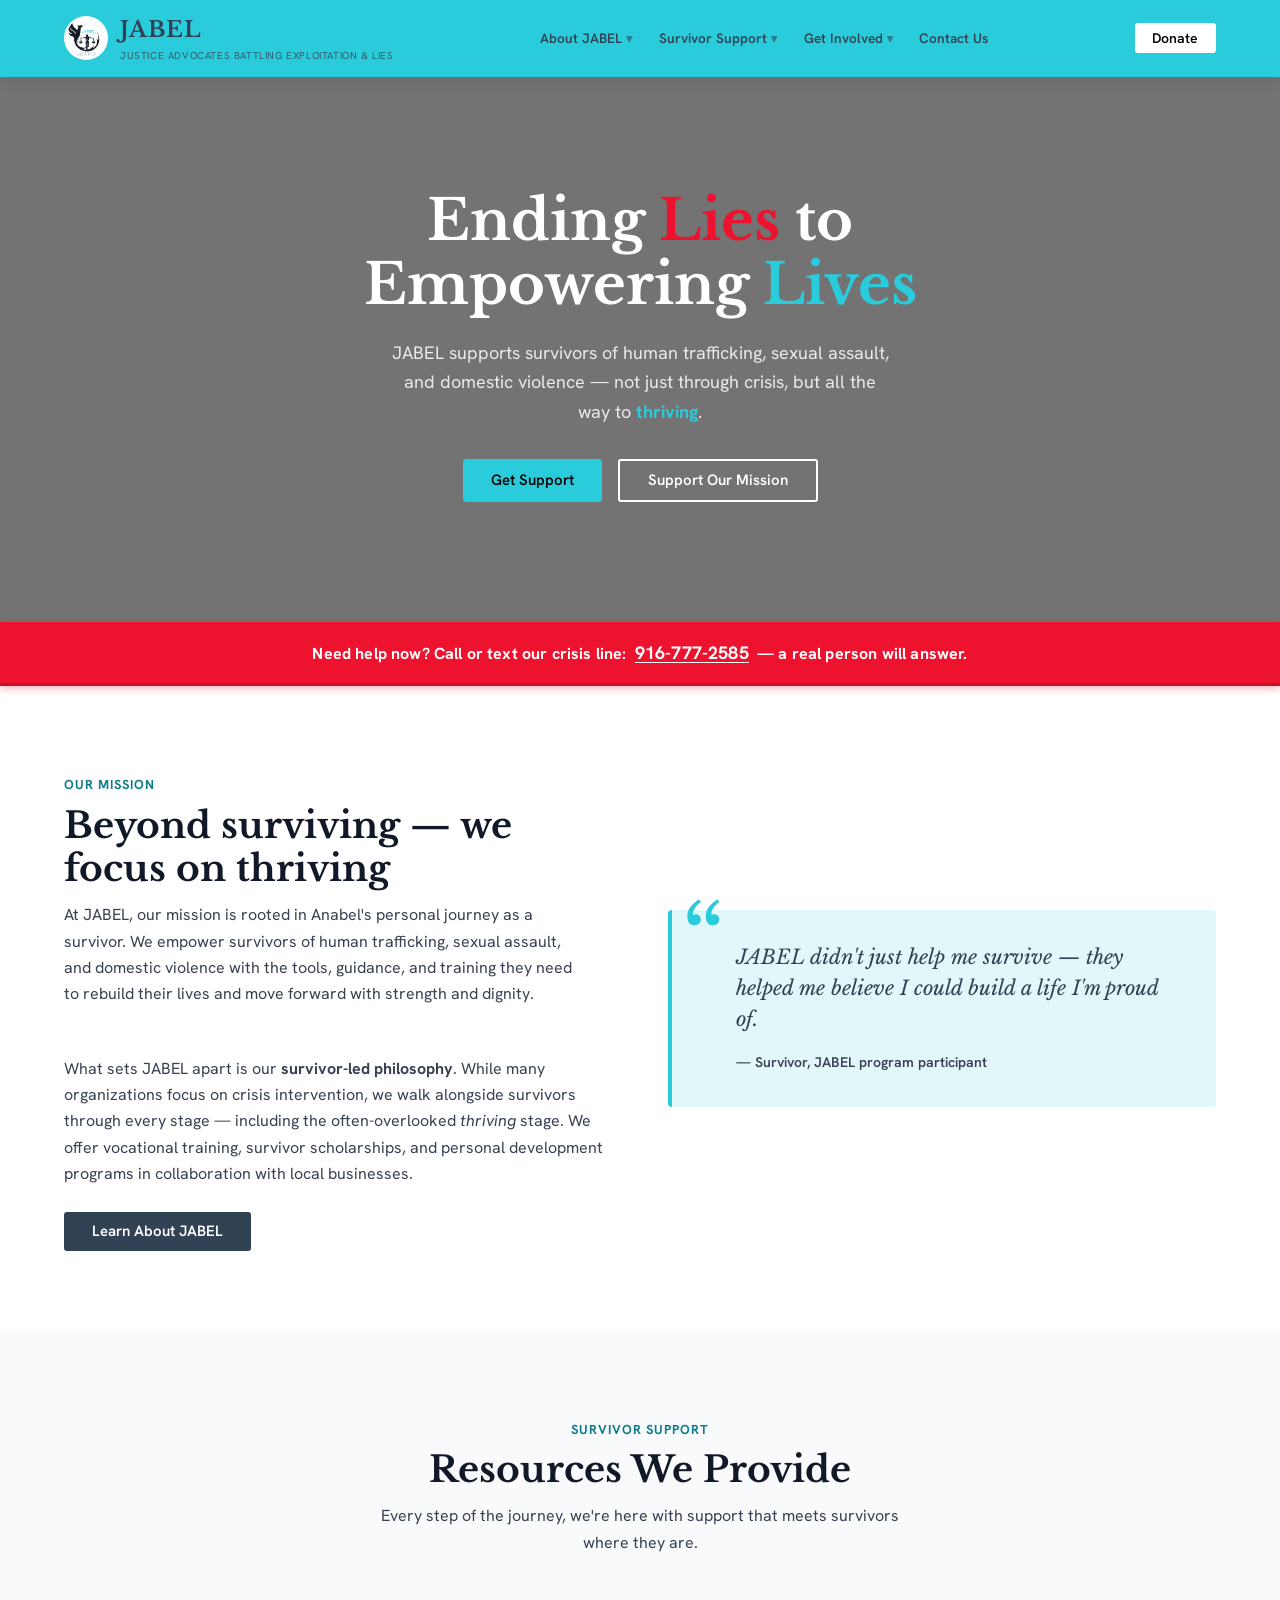
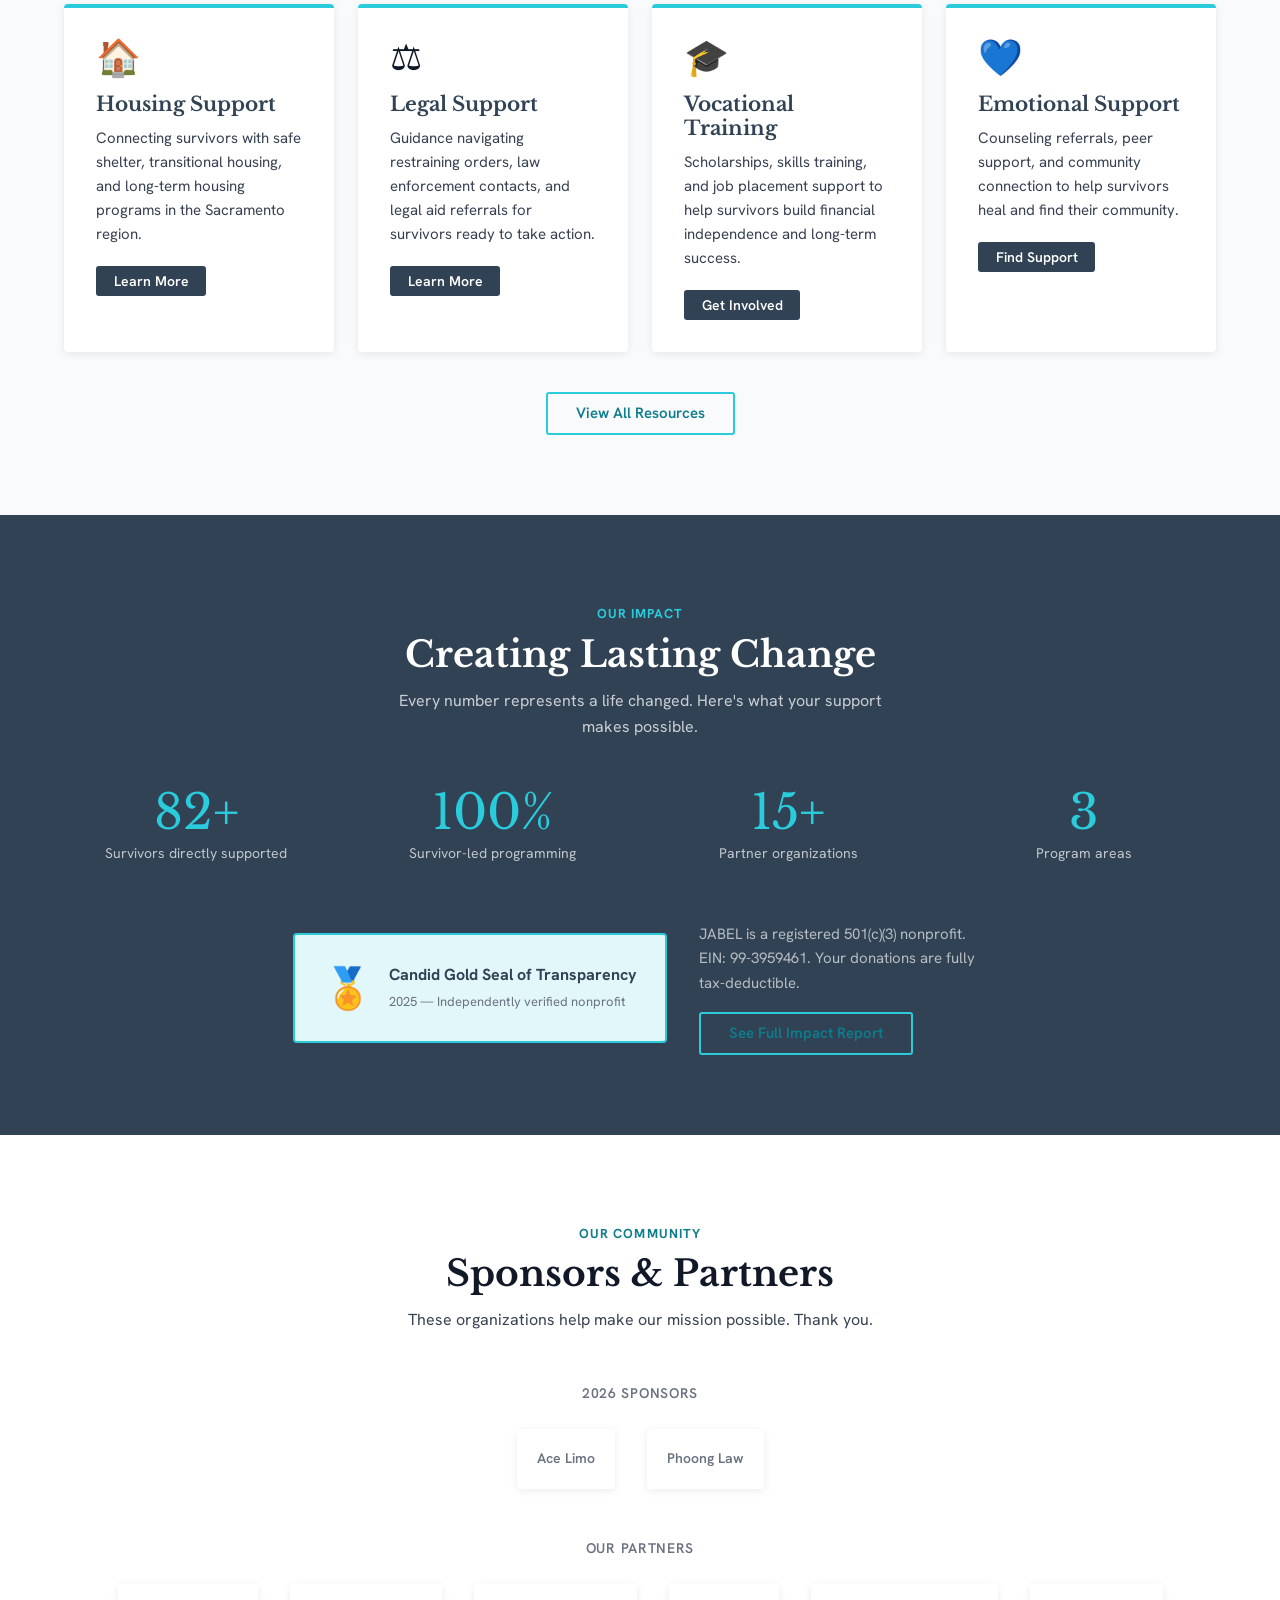
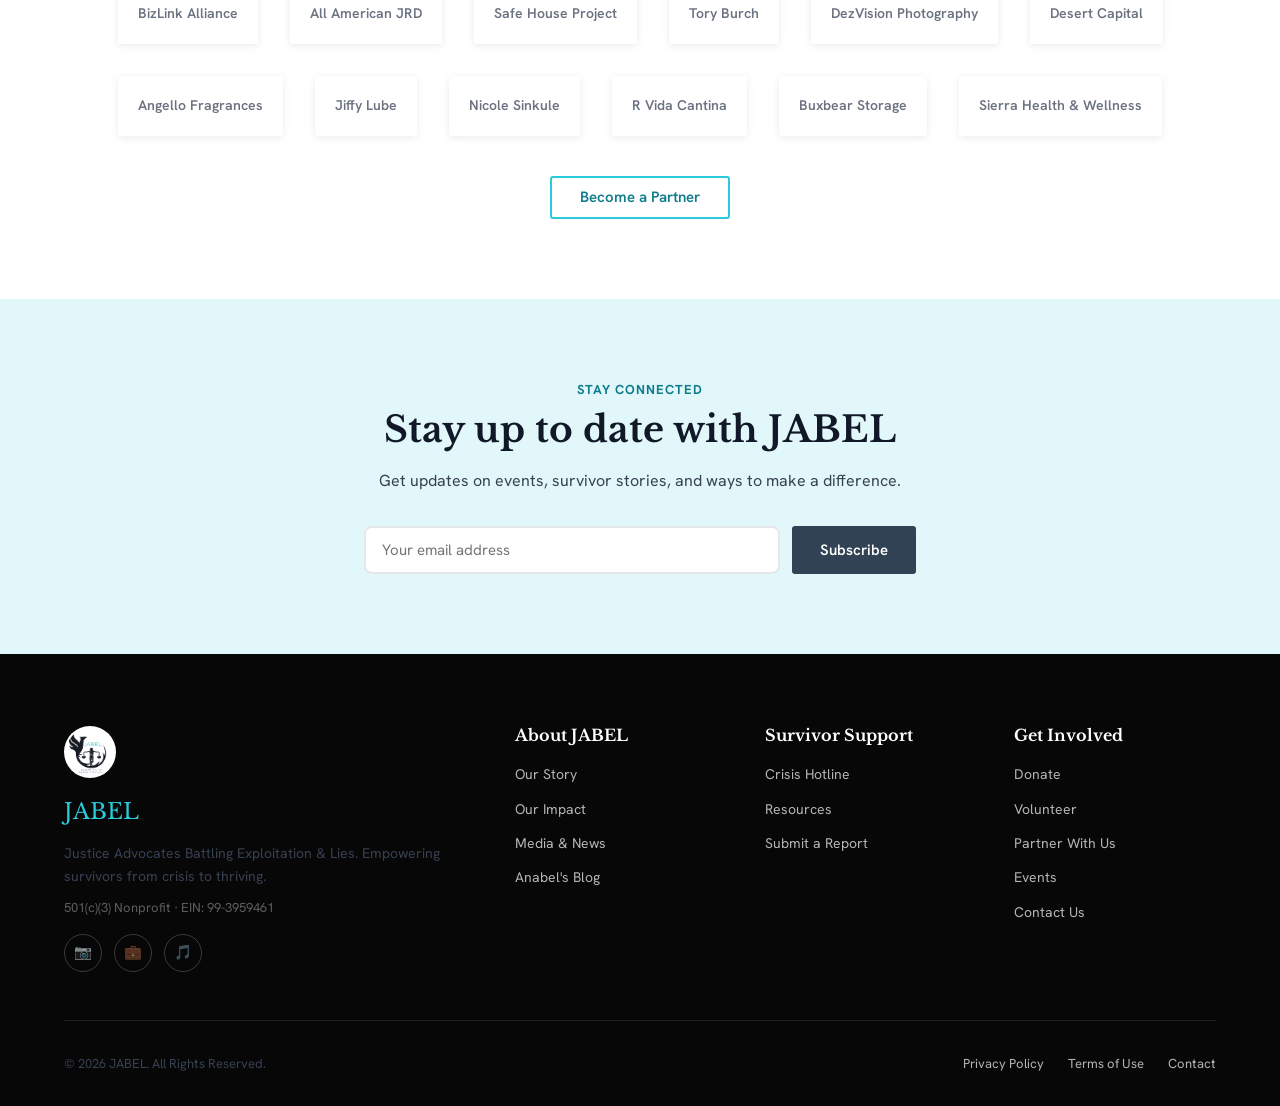
<file: index.html>
<!DOCTYPE html>
<html lang="en">
<head>
  <meta charset="UTF-8" />
  <meta name="viewport" content="width=device-width, initial-scale=1.0" />
  <meta name="description" content="JABEL — Justice Advocates Battling Exploitation & Lies. Supporting survivors of human trafficking, sexual assault, and domestic violence from crisis to thriving." />
  <meta name="theme-color" content="#2ACCDC" />
  <meta property="og:title" content="JABEL — Ending Lies to Empowering Lives" />
  <meta property="og:description" content="Supporting survivors of human trafficking, sexual assault, and domestic violence in their journey from surviving to thriving." />
  <meta property="og:type" content="website" />
  <title>JABEL — Ending Lies to Empowering Lives</title>
  <link rel="stylesheet" href="styles.css" />
  <link rel="icon" href="assets/logo.png" type="image/png" />
</head>
<body>

  <a href="#main-content" class="skip-link">Skip to main content</a>

  <!-- ── Navigation ─────────────────────────────────────── -->
  <nav class="nav" role="navigation" aria-label="Main navigation">
    <div class="nav__inner">
      <a href="index.html" class="nav__logo" aria-label="JABEL — Home">
        <img src="assets/logo.png" alt="" class="nav__logo-img" />
        <div>
          <div class="nav__logo-name">JABEL</div>
          <div class="nav__logo-tagline">Justice Advocates Battling Exploitation &amp; Lies</div>
        </div>
      </a>

      <ul class="nav__links" role="list">
        <li class="nav__item nav__item--dropdown">
          <a href="about.html" class="active">About JABEL <span class="chevron">▾</span></a>
          <ul class="nav__dropdown" role="list">
            <li><a href="about.html#our-story">Our Story</a></li>
            <li><a href="about.html#our-impact">Our Impact</a></li>
            <li><a href="about.html#media-news">Media &amp; News</a></li>
            <li><a href="about.html#anabels-blog">Anabel's Blog</a></li>
          </ul>
        </li>
        <li class="nav__item nav__item--dropdown">
          <a href="survivor-support.html">Survivor Support <span class="chevron">▾</span></a>
          <ul class="nav__dropdown" role="list">
            <li><a href="survivor-support.html#crisis-hotline">Crisis Hotline</a></li>
            <li><a href="survivor-support.html#resources">Resources</a></li>
            <li><a href="survivor-support.html#submit-report">Submit a Report</a></li>
          </ul>
        </li>
        <li class="nav__item nav__item--dropdown">
          <a href="get-involved.html">Get Involved <span class="chevron">▾</span></a>
          <ul class="nav__dropdown" role="list">
            <li><a href="get-involved.html#events">Events</a></li>
            <li><a href="get-involved.html#volunteer">Volunteer</a></li>
            <li><a href="get-involved.html#partner">Partner</a></li>
          </ul>
        </li>
        <li class="nav__item"><a href="contact.html">Contact Us</a></li>
      </ul>

      <div class="nav__right">
        
        <a href="donate.html" class="btn btn--primary btn--sm">Donate</a>
        <button class="nav__hamburger" id="hamburger" aria-label="Toggle menu" aria-expanded="false" aria-controls="mobile-menu">
          <span></span><span></span><span></span>
        </button>
      </div>
    </div>

    <!-- Mobile menu -->
    <div class="nav__mobile" id="mobile-menu" aria-hidden="true" role="menu">
      <a href="about.html" class="nav__mobile-link">About JABEL</a>
      <div class="nav__mobile-sub">
        <a href="about.html#our-story">Our Story</a>
        <a href="about.html#our-impact">Our Impact</a>
        <a href="about.html#media-news">Media &amp; News</a>
        <a href="about.html#anabels-blog">Anabel's Blog</a>
      </div>
      <a href="survivor-support.html" class="nav__mobile-link">Survivor Support</a>
      <div class="nav__mobile-sub">
        <a href="survivor-support.html#crisis-hotline">Crisis Hotline</a>
        <a href="survivor-support.html#resources">Resources</a>
        <a href="survivor-support.html#submit-report">Submit a Report</a>
      </div>
      <a href="get-involved.html" class="nav__mobile-link">Get Involved</a>
      <div class="nav__mobile-sub">
        <a href="get-involved.html#events">Events</a>
        <a href="get-involved.html#volunteer">Volunteer</a>
        <a href="get-involved.html#partner">Partner</a>
      </div>
      <a href="contact.html" class="nav__mobile-link">Contact Us</a>
      <div class="nav__mobile-cta">
        <a href="donate.html" class="btn btn--primary" style="width:100%;justify-content:center;">Donate Now</a>
      </div>
    </div>
  </nav>

  <main id="main-content">

    <!-- ── Hero ───────────────────────────────────────────── -->
    <section class="hero" aria-label="Introduction">
      <div class="hero__inner">
        <h1>Ending <span class="a-red">Lies</span> to<br>Empowering <span class="a-teal">Lives</span></h1>
        <p class="hero__sub">
          JABEL supports survivors of human trafficking, sexual assault, and domestic violence — not just through crisis, but all the way to <strong style="color:var(--teal)">thriving</strong>.
        </p>
        <div class="hero__actions">
          <a href="survivor-support.html" class="btn btn--primary">Get Support</a>
          <a href="donate.html" class="btn btn--secondary">Support Our Mission</a>
        </div>
      </div>
    </section>

    <!-- ── Crisis Banner ──────────────────────────────────── -->
    <div class="crisis-bar" role="alert" aria-live="polite">
      Need help now? Call or text our crisis line:&nbsp;
      <a href="tel:9167772585">916-777-2585</a>
      &nbsp;— a real person will answer.
    </div>

    <!-- ── Mission ────────────────────────────────────────── -->
    <section class="section" id="mission">
      <div class="container">
        <div class="two-col">
          <div>
            <div class="section-header">
              <p class="section-label">Our Mission</p>
              <h2>Beyond surviving — we focus on thriving</h2>
              <p>
                At JABEL, our mission is rooted in Anabel's personal journey as a survivor. We empower survivors of human trafficking, sexual assault, and domestic violence with the tools, guidance, and training they need to rebuild their lives and move forward with strength and dignity.
              </p>
            </div>
            <p style="margin-bottom:1.5rem;">
              What sets JABEL apart is our <strong>survivor-led philosophy</strong>. While many organizations focus on crisis intervention, we walk alongside survivors through every stage — including the often-overlooked <em>thriving</em> stage. We offer vocational training, survivor scholarships, and personal development programs in collaboration with local businesses.
            </p>
            <a href="about.html" class="btn btn--dark">Learn About JABEL</a>
          </div>
          <div>
            <blockquote class="quote">
              <p class="quote__text">JABEL didn't just help me survive — they helped me believe I could build a life I'm proud of.</p>
              <footer class="quote__attr">— Survivor, JABEL program participant</footer>
            </blockquote>
          </div>
        </div>
      </div>
    </section>

    <!-- ── Resources We Provide ───────────────────────────── -->
    <section class="section section--alt" id="resources-preview">
      <div class="container">
        <div class="section-header section-header--center">
          <p class="section-label">Survivor Support</p>
          <h2>Resources We Provide</h2>
          <p>Every step of the journey, we're here with support that meets survivors where they are.</p>
        </div>
        <div class="resource-cards">
          <div class="resource-card">
            <div class="resource-card__icon">🏠</div>
            <h3 class="resource-card__title">Housing Support</h3>
            <p class="resource-card__desc">Connecting survivors with safe shelter, transitional housing, and long-term housing programs in the Sacramento region.</p>
            <div class="resource-card__actions">
              <a href="survivor-support.html#resources" class="btn btn--dark btn--sm">Learn More</a>
            </div>
          </div>
          <div class="resource-card">
            <div class="resource-card__icon">⚖️</div>
            <h3 class="resource-card__title">Legal Support</h3>
            <p class="resource-card__desc">Guidance navigating restraining orders, law enforcement contacts, and legal aid referrals for survivors ready to take action.</p>
            <div class="resource-card__actions">
              <a href="survivor-support.html#resources" class="btn btn--dark btn--sm">Learn More</a>
            </div>
          </div>
          <div class="resource-card">
            <div class="resource-card__icon">🎓</div>
            <h3 class="resource-card__title">Vocational Training</h3>
            <p class="resource-card__desc">Scholarships, skills training, and job placement support to help survivors build financial independence and long-term success.</p>
            <div class="resource-card__actions">
              <a href="get-involved.html" class="btn btn--dark btn--sm">Get Involved</a>
            </div>
          </div>
          <div class="resource-card">
            <div class="resource-card__icon">💙</div>
            <h3 class="resource-card__title">Emotional Support</h3>
            <p class="resource-card__desc">Counseling referrals, peer support, and community connection to help survivors heal and find their community.</p>
            <div class="resource-card__actions">
              <a href="survivor-support.html" class="btn btn--dark btn--sm">Find Support</a>
            </div>
          </div>
        </div>
        <div style="text-align:center;margin-top:2.5rem;">
          <a href="survivor-support.html" class="btn btn--outline">View All Resources</a>
        </div>
      </div>
    </section>

    <!-- ── Impact Stats ────────────────────────────────────── -->
    <section class="section section--navy" id="impact">
      <div class="container">
        <div class="section-header section-header--center">
          <p class="section-label" style="color:var(--teal)">Our Impact</p>
          <h2>Creating Lasting Change</h2>
          <p>Every number represents a life changed. Here's what your support makes possible.</p>
        </div>
        <div class="stats-row" style="margin-bottom:3.5rem;">
          <div class="stat">
            <div class="stat__num">82+</div>
            <div class="stat__label">Survivors directly supported</div>
          </div>
          <div class="stat">
            <div class="stat__num">100%</div>
            <div class="stat__label">Survivor-led programming</div>
          </div>
          <div class="stat">
            <div class="stat__num">15+</div>
            <div class="stat__label">Partner organizations</div>
          </div>
          <div class="stat">
            <div class="stat__num">3</div>
            <div class="stat__label">Program areas</div>
          </div>
        </div>
        <div class="candid-row" style="justify-content:center;">
          <div class="candid-badge">
            <div class="candid-badge__icon">🏅</div>
            <div class="candid-badge__text">
              <strong>Candid Gold Seal of Transparency</strong>
              <span>2025 — Independently verified nonprofit</span>
            </div>
          </div>
          <div>
            <p style="color:rgba(255,255,255,.65);font-size:.9375rem;max-width:36ch;">
              JABEL is a registered 501(c)(3) nonprofit. EIN: 99-3959461. Your donations are fully tax-deductible.
            </p>
            <a href="about.html#our-impact" class="btn btn--outline" style="margin-top:1rem;">See Full Impact Report</a>
          </div>
        </div>
      </div>
    </section>

    <!-- ── Sponsors & Partners ────────────────────────────── -->
    <section class="section" id="sponsors">
      <div class="container">
        <div class="section-header section-header--center">
          <p class="section-label">Our Community</p>
          <h2>Sponsors &amp; Partners</h2>
          <p>These organizations help make our mission possible. Thank you.</p>
        </div>
        <p style="text-align:center;font-weight:600;color:var(--gray-500);margin-bottom:1.5rem;font-size:.875rem;text-transform:uppercase;letter-spacing:.05em;">2026 Sponsors</p>
        <div class="partners-grid" style="margin-bottom:3rem;">
          <a href="http://www.myacelimo.com" target="_blank" rel="noopener" class="partner-logo-box">Ace Limo</a>
          <a href="https://phoonglaw.com" target="_blank" rel="noopener" class="partner-logo-box">Phoong Law</a>
        </div>
        <p style="text-align:center;font-weight:600;color:var(--gray-500);margin-bottom:1.5rem;font-size:.875rem;text-transform:uppercase;letter-spacing:.05em;">Our Partners</p>
        <div class="partners-grid">
          <a href="http://bizlinkalliance.com" target="_blank" rel="noopener" class="partner-logo-box">BizLink Alliance</a>
          <a href="http://allamericanjrd.com" target="_blank" rel="noopener" class="partner-logo-box">All American JRD</a>
          <a href="https://safehouseproject.org" target="_blank" rel="noopener" class="partner-logo-box">Safe House Project</a>
          <a href="https://www.toryburch.com" target="_blank" rel="noopener" class="partner-logo-box">Tory Burch</a>
          <a href="https://www.dezvisionphotography.com" target="_blank" rel="noopener" class="partner-logo-box">DezVision Photography</a>
          <a href="https://dsrtcptl.com" target="_blank" rel="noopener" class="partner-logo-box">Desert Capital</a>
          <a href="https://www.angellofragrances.com" target="_blank" rel="noopener" class="partner-logo-box">Angello Fragrances</a>
          <a href="https://www.jiffylube.com" target="_blank" rel="noopener" class="partner-logo-box">Jiffy Lube</a>
          <a href="https://www.nicolesinkule.org" target="_blank" rel="noopener" class="partner-logo-box">Nicole Sinkule</a>
          <a href="https://www.rvidacantina.com" target="_blank" rel="noopener" class="partner-logo-box">R Vida Cantina</a>
          <a href="https://www.buxbearstorage.com" target="_blank" rel="noopener" class="partner-logo-box">Buxbear Storage</a>
          <a href="https://www.sierrahealthwellnesscenters.com" target="_blank" rel="noopener" class="partner-logo-box">Sierra Health &amp; Wellness</a>
        </div>
        <div style="text-align:center;margin-top:2.5rem;">
          <a href="get-involved.html#partner" class="btn btn--outline">Become a Partner</a>
        </div>
      </div>
    </section>

    <!-- ── Newsletter ──────────────────────────────────────── -->
    <section class="section section--teal-light">
      <div class="container" style="max-width:600px;text-align:center;">
        <p class="section-label">Stay Connected</p>
        <h2>Stay up to date with JABEL</h2>
        <p style="margin:1rem 0 2rem;">Get updates on events, survivor stories, and ways to make a difference.</p>
        <form id="newsletter-form" style="display:flex;gap:.75rem;flex-wrap:wrap;justify-content:center;" aria-label="Newsletter signup">
          <input type="email" placeholder="Your email address" required
            style="flex:1;min-width:220px;padding:.75rem 1rem;border:2px solid var(--gray-200);border-radius:8px;font-size:.9375rem;" aria-label="Email address" />
          <button type="submit" class="btn btn--dark">Subscribe</button>
        </form>
      </div>
    </section>

  </main>

  <!-- ── Footer ─────────────────────────────────────────────── -->
  <footer class="footer" role="contentinfo">
    <div class="container">
      <div class="footer__grid">
        <div class="footer__brand">
          <img src="assets/logo.png" alt="JABEL Logo" class="footer__logo" />
          <div class="footer__brand-name">JABEL</div>
          <p>Justice Advocates Battling Exploitation &amp; Lies. Empowering survivors from crisis to thriving.</p>
          <p class="ein">501(c)(3) Nonprofit · EIN: 99-3959461</p>
          <div class="footer__social" aria-label="Social media links">
            <a href="https://www.instagram.com/jamie.anabel.jabel" target="_blank" rel="noopener" aria-label="Instagram">📷</a>
            <a href="https://www.linkedin.com/in/1anabelvelasquez/" target="_blank" rel="noopener" aria-label="LinkedIn">💼</a>
            <a href="https://www.tiktok.com/@jabel.jamie.anabel" target="_blank" rel="noopener" aria-label="TikTok">🎵</a>
          </div>
        </div>
        <div class="footer__col">
          <h4>About JABEL</h4>
          <ul>
            <li><a href="about.html#our-story">Our Story</a></li>
            <li><a href="about.html#our-impact">Our Impact</a></li>
            <li><a href="about.html#media-news">Media &amp; News</a></li>
            <li><a href="about.html#anabels-blog">Anabel's Blog</a></li>
          </ul>
        </div>
        <div class="footer__col">
          <h4>Survivor Support</h4>
          <ul>
            <li><a href="survivor-support.html#crisis-hotline">Crisis Hotline</a></li>
            <li><a href="survivor-support.html#resources">Resources</a></li>
            <li><a href="survivor-support.html#submit-report">Submit a Report</a></li>
          </ul>
        </div>
        <div class="footer__col">
          <h4>Get Involved</h4>
          <ul>
            <li><a href="donate.html">Donate</a></li>
            <li><a href="get-involved.html#volunteer">Volunteer</a></li>
            <li><a href="get-involved.html#partner">Partner With Us</a></li>
            <li><a href="get-involved.html#events">Events</a></li>
            <li><a href="contact.html">Contact Us</a></li>
          </ul>
        </div>
      </div>
      <div class="footer__bottom">
        <p>© 2026 JABEL. All Rights Reserved.</p>
        <div class="footer__bottom-links">
          <a href="#">Privacy Policy</a>
          <a href="#">Terms of Use</a>
          <a href="contact.html">Contact</a>
        </div>
      </div>
    </div>
  </footer>

  <script src="script.js"></script>
</body>
</html>
</file>
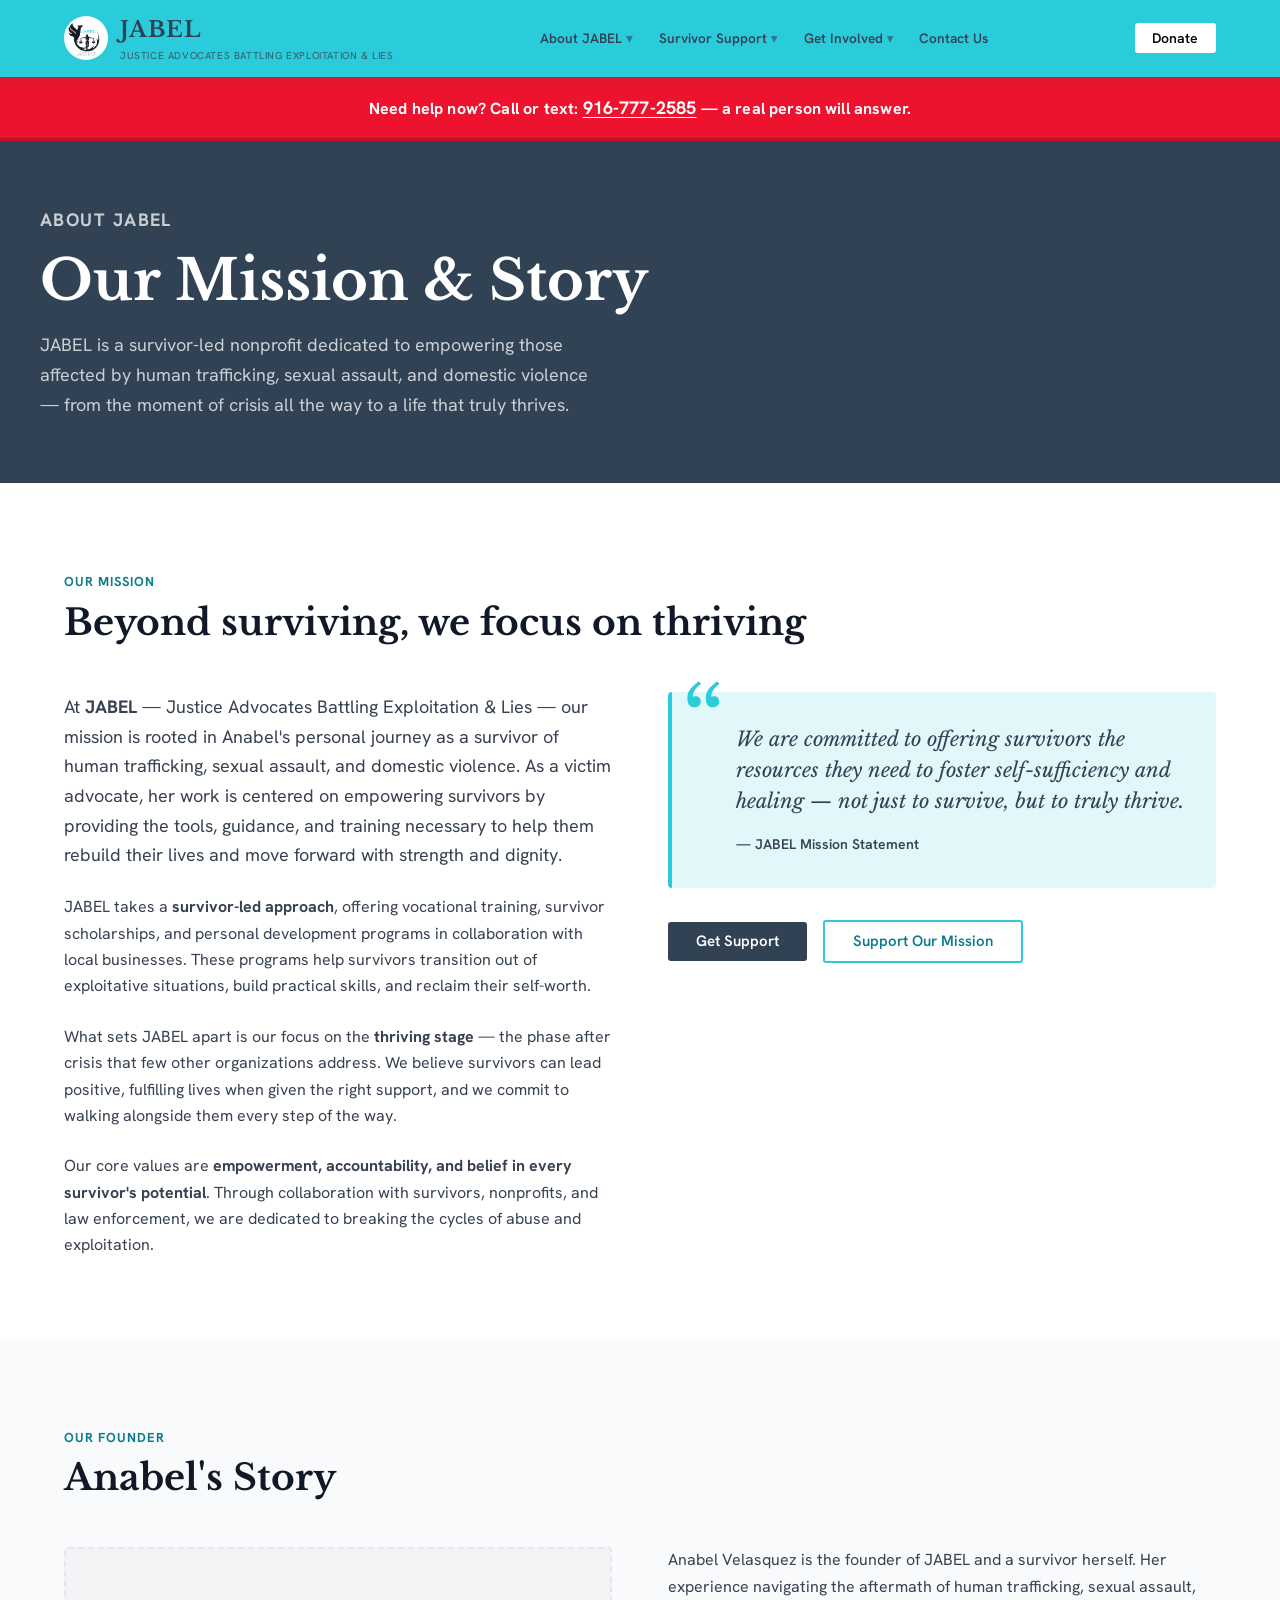
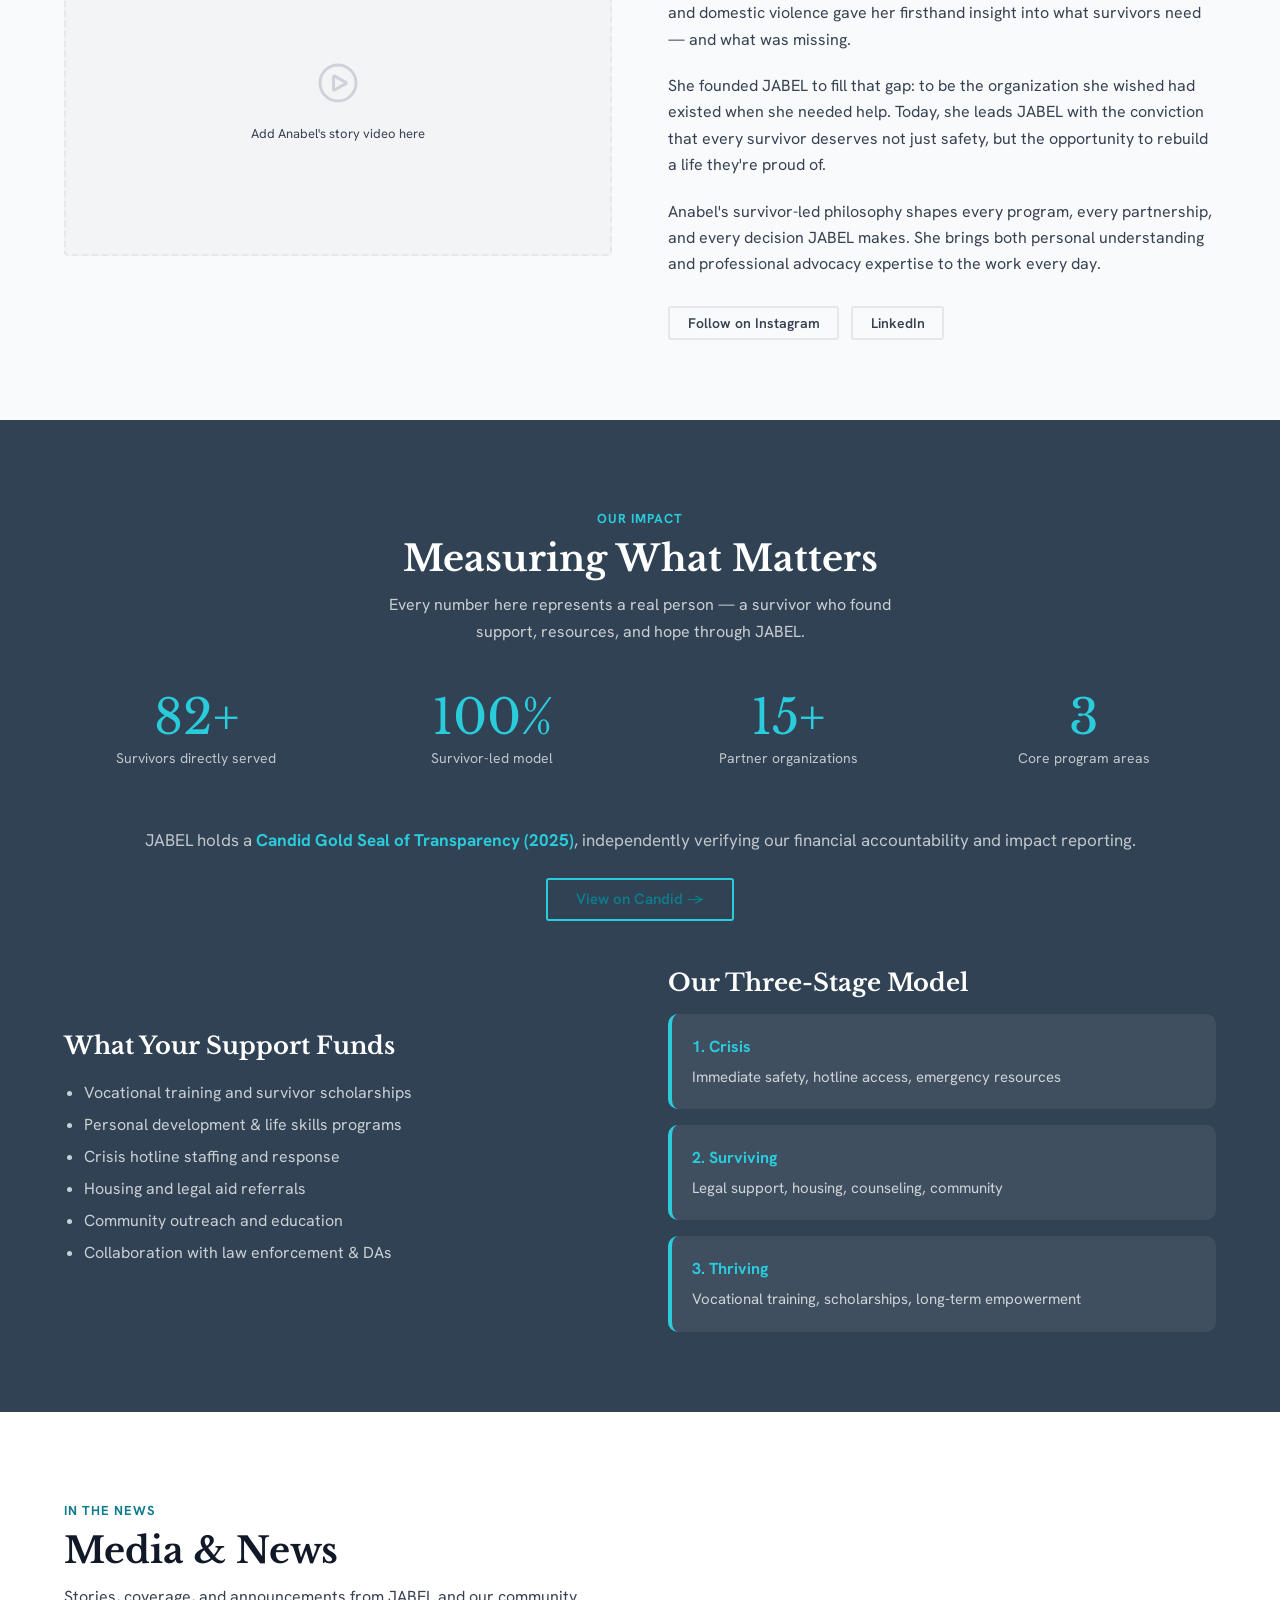
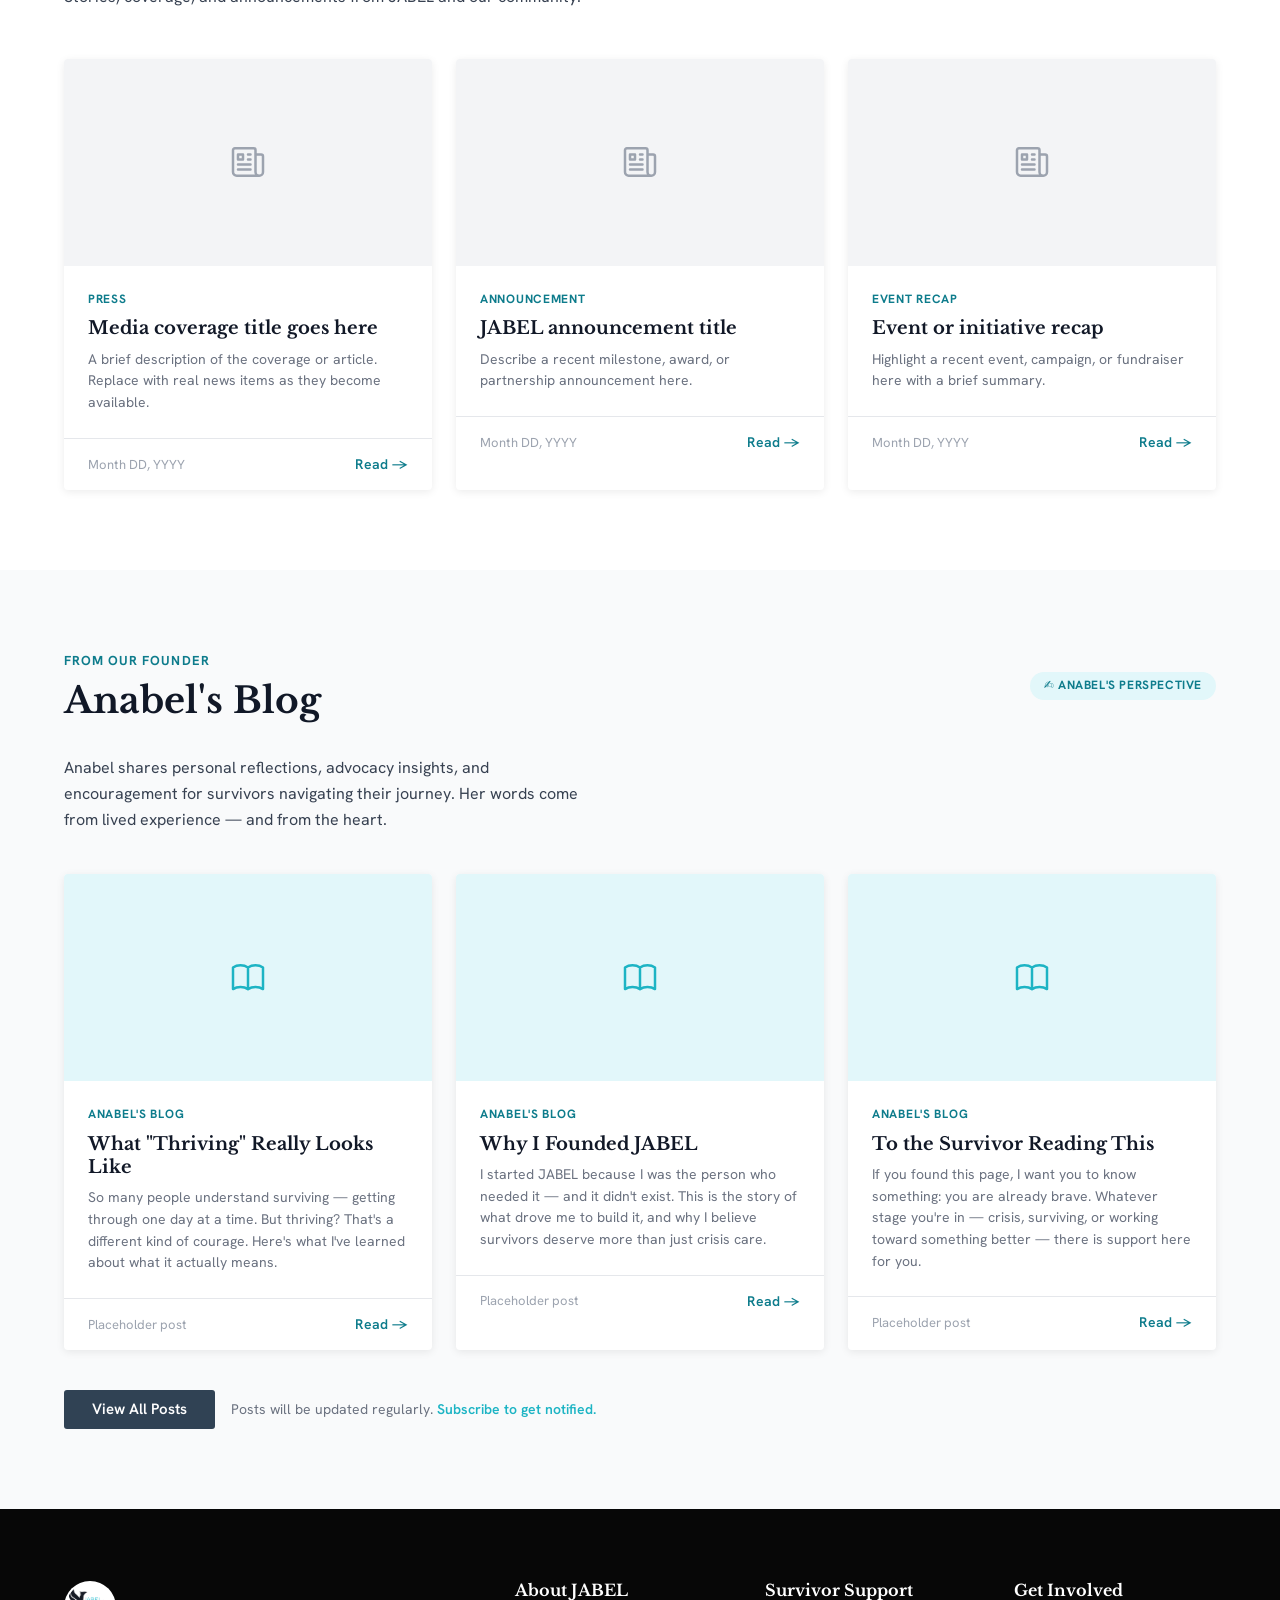
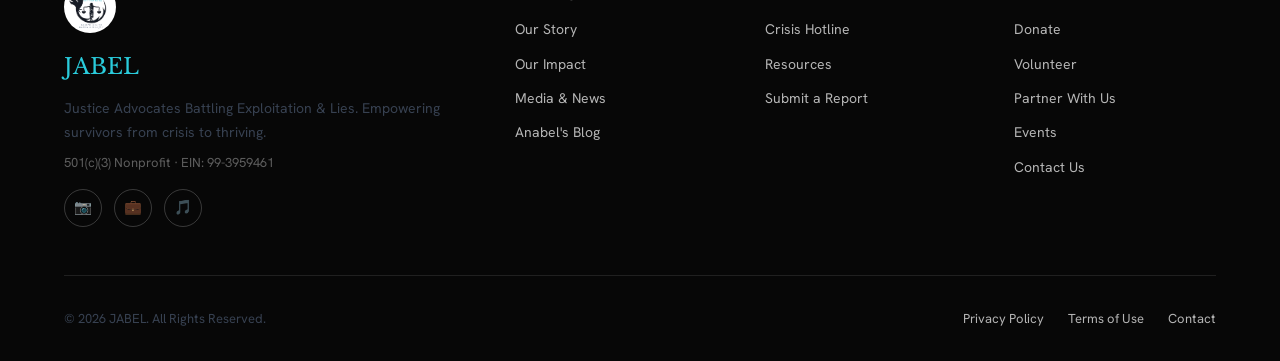
<file: about.html>
<!DOCTYPE html>
<html lang="en">
<head>
  <meta charset="UTF-8" />
  <meta name="viewport" content="width=device-width, initial-scale=1.0" />
  <meta name="description" content="Learn about JABEL's mission, Anabel's story, our impact, and Anabel's Blog — supporting survivors from crisis to thriving." />
  <title>About JABEL — Justice Advocates Battling Exploitation &amp; Lies</title>
  <link rel="stylesheet" href="styles.css" />
  <link rel="icon" href="assets/logo.png" type="image/png" />
</head>
<body>

  <a href="#main-content" class="skip-link">Skip to main content</a>

  <!-- ── Navigation (shared) ────────────────────────────── -->
  <nav class="nav" role="navigation" aria-label="Main navigation">
    <div class="nav__inner">
      <a href="index.html" class="nav__logo" aria-label="JABEL — Home">
        <img src="assets/logo.png" alt="" class="nav__logo-img" />
        <div>
          <div class="nav__logo-name">JABEL</div>
          <div class="nav__logo-tagline">Justice Advocates Battling Exploitation &amp; Lies</div>
        </div>
      </a>
      <ul class="nav__links" role="list">
        <li class="nav__item nav__item--dropdown">
          <a href="about.html" class="active">About JABEL <span class="chevron">▾</span></a>
          <ul class="nav__dropdown" role="list">
            <li><a href="#our-story">Our Story</a></li>
            <li><a href="#our-impact">Our Impact</a></li>
            <li><a href="#media-news">Media &amp; News</a></li>
            <li><a href="#anabels-blog">Anabel's Blog</a></li>
          </ul>
        </li>
        <li class="nav__item nav__item--dropdown">
          <a href="survivor-support.html">Survivor Support <span class="chevron">▾</span></a>
          <ul class="nav__dropdown" role="list">
            <li><a href="survivor-support.html#crisis-hotline">Crisis Hotline</a></li>
            <li><a href="survivor-support.html#resources">Resources</a></li>
            <li><a href="survivor-support.html#submit-report">Submit a Report</a></li>
          </ul>
        </li>
        <li class="nav__item nav__item--dropdown">
          <a href="get-involved.html">Get Involved <span class="chevron">▾</span></a>
          <ul class="nav__dropdown" role="list">
            <li><a href="get-involved.html#events">Events</a></li>
            <li><a href="get-involved.html#volunteer">Volunteer</a></li>
            <li><a href="get-involved.html#partner">Partner</a></li>
          </ul>
        </li>
        <li class="nav__item"><a href="contact.html">Contact Us</a></li>
      </ul>
      <div class="nav__right">
        
        <a href="donate.html" class="btn btn--primary btn--sm">Donate</a>
        <button class="nav__hamburger" id="hamburger" aria-label="Toggle menu" aria-expanded="false" aria-controls="mobile-menu">
          <span></span><span></span><span></span>
        </button>
      </div>
    </div>
    <div class="nav__mobile" id="mobile-menu" aria-hidden="true">
      <a href="about.html" class="nav__mobile-link">About JABEL</a>
      <div class="nav__mobile-sub">
        <a href="#our-story">Our Story</a>
        <a href="#our-impact">Our Impact</a>
        <a href="#media-news">Media &amp; News</a>
        <a href="#anabels-blog">Anabel's Blog</a>
      </div>
      <a href="survivor-support.html" class="nav__mobile-link">Survivor Support</a>
      <div class="nav__mobile-sub">
        <a href="survivor-support.html#crisis-hotline">Crisis Hotline</a>
        <a href="survivor-support.html#resources">Resources</a>
        <a href="survivor-support.html#submit-report">Submit a Report</a>
      </div>
      <a href="get-involved.html" class="nav__mobile-link">Get Involved</a>
      <div class="nav__mobile-sub">
        <a href="get-involved.html#events">Events</a>
        <a href="get-involved.html#volunteer">Volunteer</a>
        <a href="get-involved.html#partner">Partner</a>
      </div>
      <a href="contact.html" class="nav__mobile-link">Contact Us</a>
      <div class="nav__mobile-cta">
        <a href="donate.html" class="btn btn--primary" style="width:100%;justify-content:center;">Donate Now</a>
      </div>
    </div>
  </nav>

  <div class="crisis-bar" role="alert">
    Need help now? Call or text: <a href="tel:9167772585">916-777-2585</a> — a real person will answer.
  </div>

  <main id="main-content">

    <!-- ── Page Header ─────────────────────────────────────── -->
    <header class="page-header">
      <div class="page-header__inner">
        <p class="page-header__label">About JABEL</p>
        <h1>Our Mission &amp; Story</h1>
        <p>
          JABEL is a survivor-led nonprofit dedicated to empowering those affected by human trafficking, sexual assault, and domestic violence — from the moment of crisis all the way to a life that truly thrives.
        </p>
      </div>
    </header>

    <!-- ── Mission Statement ───────────────────────────────── -->
    <section class="section" id="our-story">
      <div class="container">
        <div class="section-header">
          <p class="section-label">Our Mission</p>
          <h2>Beyond surviving, we focus on thriving</h2>
        </div>
        <div class="two-col two-col--start">
          <div>
            <p style="font-size:1.125rem;margin-bottom:1.5rem;">
              At <strong>JABEL</strong> — Justice Advocates Battling Exploitation &amp; Lies — our mission is rooted in Anabel's personal journey as a survivor of human trafficking, sexual assault, and domestic violence. As a victim advocate, her work is centered on empowering survivors by providing the tools, guidance, and training necessary to help them rebuild their lives and move forward with strength and dignity.
            </p>
            <p style="margin-bottom:1.5rem;">
              JABEL takes a <strong>survivor-led approach</strong>, offering vocational training, survivor scholarships, and personal development programs in collaboration with local businesses. These programs help survivors transition out of exploitative situations, build practical skills, and reclaim their self-worth.
            </p>
            <p style="margin-bottom:1.5rem;">
              What sets JABEL apart is our focus on the <strong>thriving stage</strong> — the phase after crisis that few other organizations address. We believe survivors can lead positive, fulfilling lives when given the right support, and we commit to walking alongside them every step of the way.
            </p>
            <p>
              Our core values are <strong>empowerment, accountability, and belief in every survivor's potential</strong>. Through collaboration with survivors, nonprofits, and law enforcement, we are dedicated to breaking the cycles of abuse and exploitation.
            </p>
          </div>
          <div>
            <blockquote class="quote">
              <p class="quote__text">We are committed to offering survivors the resources they need to foster self-sufficiency and healing — not just to survive, but to truly thrive.</p>
              <footer class="quote__attr">— JABEL Mission Statement</footer>
            </blockquote>
            <div style="margin-top:2rem;">
              <a href="survivor-support.html" class="btn btn--dark" style="margin-right:.75rem;margin-bottom:.75rem;">Get Support</a>
              <a href="donate.html" class="btn btn--outline">Support Our Mission</a>
            </div>
          </div>
        </div>
      </div>
    </section>

    <!-- ── Anabel's Story ──────────────────────────────────── -->
    <section class="section section--alt" id="anabels-story">
      <div class="container">
        <div class="section-header">
          <p class="section-label">Our Founder</p>
          <h2>Anabel's Story</h2>
        </div>
        <div class="two-col two-col--start">
          <div class="video-placeholder" aria-label="Video placeholder — Anabel's story">
            <svg xmlns="http://www.w3.org/2000/svg" fill="none" viewBox="0 0 24 24" stroke="currentColor">
              <path stroke-linecap="round" stroke-linejoin="round" stroke-width="1.5" d="M21 12a9 9 0 11-18 0 9 9 0 0118 0z" />
              <path stroke-linecap="round" stroke-linejoin="round" stroke-width="1.5" d="M15.91 11.672a.375.375 0 010 .656l-5.603 3.113a.375.375 0 01-.557-.328V8.887c0-.286.307-.466.557-.327l5.603 3.112z" />
            </svg>
            <p>Add Anabel's story video here</p>
          </div>
          <div>
            <p style="margin-bottom:1.25rem;">
              Anabel Velasquez is the founder of JABEL and a survivor herself. Her experience navigating the aftermath of human trafficking, sexual assault, and domestic violence gave her firsthand insight into what survivors need — and what was missing.
            </p>
            <p style="margin-bottom:1.25rem;">
              She founded JABEL to fill that gap: to be the organization she wished had existed when she needed help. Today, she leads JABEL with the conviction that every survivor deserves not just safety, but the opportunity to rebuild a life they're proud of.
            </p>
            <p style="margin-bottom:1.75rem;">
              Anabel's survivor-led philosophy shapes every program, every partnership, and every decision JABEL makes. She brings both personal understanding and professional advocacy expertise to the work every day.
            </p>
            <div style="display:flex;gap:.75rem;flex-wrap:wrap;">
              <a href="https://www.instagram.com/jamie.anabel.jabel" target="_blank" rel="noopener" class="btn btn--ghost btn--sm">Follow on Instagram</a>
              <a href="https://www.linkedin.com/in/1anabelvelasquez/" target="_blank" rel="noopener" class="btn btn--ghost btn--sm">LinkedIn</a>
            </div>
          </div>
        </div>
      </div>
    </section>

    <!-- ── Our Impact ──────────────────────────────────────── -->
    <section class="section section--navy" id="our-impact">
      <div class="container">
        <div class="section-header section-header--center">
          <p class="section-label" style="color:var(--teal)">Our Impact</p>
          <h2>Measuring What Matters</h2>
          <p>Every number here represents a real person — a survivor who found support, resources, and hope through JABEL.</p>
        </div>
        <div class="stats-row" style="margin-bottom:3.5rem;">
          <div class="stat">
            <div class="stat__num">82+</div>
            <div class="stat__label">Survivors directly served</div>
          </div>
          <div class="stat">
            <div class="stat__num">100%</div>
            <div class="stat__label">Survivor-led model</div>
          </div>
          <div class="stat">
            <div class="stat__num">15+</div>
            <div class="stat__label">Partner organizations</div>
          </div>
          <div class="stat">
            <div class="stat__num">3</div>
            <div class="stat__label">Core program areas</div>
          </div>
        </div>

        <div style="text-align:center;margin-bottom:3rem;">
          <p style="color:rgba(255,255,255,.7);margin-bottom:1.5rem;font-size:1.0625rem;">
            JABEL holds a <strong style="color:var(--teal)">Candid Gold Seal of Transparency (2025)</strong>, independently verifying our financial accountability and impact reporting.
          </p>
          <a href="https://app.candid.org/profile/15811069/justice-advocates-battling-exploitation-and-lies-jabel-99-3959461" target="_blank" rel="noopener" class="btn btn--outline">
            View on Candid →
          </a>
        </div>

        <div class="two-col">
          <div>
            <h3 style="color:var(--white);margin-bottom:1rem;">What Your Support Funds</h3>
            <ul style="color:rgba(255,255,255,.75);line-height:2;padding-left:1.25rem;list-style:disc;">
              <li>Vocational training and survivor scholarships</li>
              <li>Personal development &amp; life skills programs</li>
              <li>Crisis hotline staffing and response</li>
              <li>Housing and legal aid referrals</li>
              <li>Community outreach and education</li>
              <li>Collaboration with law enforcement &amp; DAs</li>
            </ul>
          </div>
          <div>
            <h3 style="color:var(--white);margin-bottom:1rem;">Our Three-Stage Model</h3>
            <div style="display:flex;flex-direction:column;gap:1rem;">
              <div style="background:rgba(255,255,255,.07);border-radius:10px;padding:1.25rem;border-left:4px solid var(--teal);">
                <strong style="color:var(--teal)">1. Crisis</strong>
                <p style="font-size:.9375rem;margin-top:.25rem;">Immediate safety, hotline access, emergency resources</p>
              </div>
              <div style="background:rgba(255,255,255,.07);border-radius:10px;padding:1.25rem;border-left:4px solid var(--teal);">
                <strong style="color:var(--teal)">2. Surviving</strong>
                <p style="font-size:.9375rem;margin-top:.25rem;">Legal support, housing, counseling, community</p>
              </div>
              <div style="background:rgba(255,255,255,.07);border-radius:10px;padding:1.25rem;border-left:4px solid var(--teal);">
                <strong style="color:var(--teal)">3. Thriving</strong>
                <p style="font-size:.9375rem;margin-top:.25rem;">Vocational training, scholarships, long-term empowerment</p>
              </div>
            </div>
          </div>
        </div>
      </div>
    </section>

    <!-- ── Media & News ────────────────────────────────────── -->
    <section class="section" id="media-news">
      <div class="container">
        <div class="section-header">
          <p class="section-label">In the News</p>
          <h2>Media &amp; News</h2>
          <p>Stories, coverage, and announcements from JABEL and our community.</p>
        </div>
        <div class="grid-3">
          <article class="card">
            <div class="card__img">
              <svg xmlns="http://www.w3.org/2000/svg" width="40" height="40" fill="none" viewBox="0 0 24 24" stroke="currentColor"><path stroke-linecap="round" stroke-linejoin="round" stroke-width="1.5" d="M12 7.5h1.5m-1.5 3h1.5m-7.5 3h7.5m-7.5 3h7.5m3-9h3.375c.621 0 1.125.504 1.125 1.125V18a2.25 2.25 0 01-2.25 2.25M16.5 7.5V18a2.25 2.25 0 002.25 2.25M16.5 7.5V4.875c0-.621-.504-1.125-1.125-1.125H4.125C3.504 3.75 3 4.254 3 4.875V18a2.25 2.25 0 002.25 2.25h13.5M6 7.5h3v3H6v-3z"/></svg>
            </div>
            <div class="card__body">
              <p class="card__label">Press</p>
              <h3 class="card__title">Media coverage title goes here</h3>
              <p class="card__excerpt">A brief description of the coverage or article. Replace with real news items as they become available.</p>
            </div>
            <div class="card__footer">
              <span class="card__date">Month DD, YYYY</span>
              <a href="#" class="card__link">Read →</a>
            </div>
          </article>
          <article class="card">
            <div class="card__img">
              <svg xmlns="http://www.w3.org/2000/svg" width="40" height="40" fill="none" viewBox="0 0 24 24" stroke="currentColor"><path stroke-linecap="round" stroke-linejoin="round" stroke-width="1.5" d="M12 7.5h1.5m-1.5 3h1.5m-7.5 3h7.5m-7.5 3h7.5m3-9h3.375c.621 0 1.125.504 1.125 1.125V18a2.25 2.25 0 01-2.25 2.25M16.5 7.5V18a2.25 2.25 0 002.25 2.25M16.5 7.5V4.875c0-.621-.504-1.125-1.125-1.125H4.125C3.504 3.75 3 4.254 3 4.875V18a2.25 2.25 0 002.25 2.25h13.5M6 7.5h3v3H6v-3z"/></svg>
            </div>
            <div class="card__body">
              <p class="card__label">Announcement</p>
              <h3 class="card__title">JABEL announcement title</h3>
              <p class="card__excerpt">Describe a recent milestone, award, or partnership announcement here.</p>
            </div>
            <div class="card__footer">
              <span class="card__date">Month DD, YYYY</span>
              <a href="#" class="card__link">Read →</a>
            </div>
          </article>
          <article class="card">
            <div class="card__img">
              <svg xmlns="http://www.w3.org/2000/svg" width="40" height="40" fill="none" viewBox="0 0 24 24" stroke="currentColor"><path stroke-linecap="round" stroke-linejoin="round" stroke-width="1.5" d="M12 7.5h1.5m-1.5 3h1.5m-7.5 3h7.5m-7.5 3h7.5m3-9h3.375c.621 0 1.125.504 1.125 1.125V18a2.25 2.25 0 01-2.25 2.25M16.5 7.5V18a2.25 2.25 0 002.25 2.25M16.5 7.5V4.875c0-.621-.504-1.125-1.125-1.125H4.125C3.504 3.75 3 4.254 3 4.875V18a2.25 2.25 0 002.25 2.25h13.5M6 7.5h3v3H6v-3z"/></svg>
            </div>
            <div class="card__body">
              <p class="card__label">Event Recap</p>
              <h3 class="card__title">Event or initiative recap</h3>
              <p class="card__excerpt">Highlight a recent event, campaign, or fundraiser here with a brief summary.</p>
            </div>
            <div class="card__footer">
              <span class="card__date">Month DD, YYYY</span>
              <a href="#" class="card__link">Read →</a>
            </div>
          </article>
        </div>
      </div>
    </section>

    <!-- ── Anabel's Blog ───────────────────────────────────── -->
    <!--
      BLOG SETUP OPTIONS:
      ─────────────────────────────────────────────────────────────
      OPTION A — Substack RSS (Recommended if Anabel writes on Substack):
        1. Set USE_RSS = true in script.js
        2. Set SUBSTACK_URL = 'https://YOUR-NAME.substack.com/feed'
        Posts will auto-populate here with zero maintenance.

      OPTION B — Decap CMS (best for writing directly on the site):
        1. Host on Netlify (free plan works)
        2. Add /admin/ folder with Decap CMS config (netlify-cms.org)
        3. Anabel logs in at yoursite.com/admin and writes posts
        4. Posts save as markdown files to your GitHub repo

      OPTION C — Static (current) — update the cards below manually.
      ─────────────────────────────────────────────────────────────
    -->
    <section class="section section--alt" id="anabels-blog">
      <div class="container">
        <div class="blog-header">
          <div>
            <p class="section-label">From Our Founder</p>
            <h2>Anabel's Blog</h2>
          </div>
          <span class="blog-badge">✍️ Anabel's Perspective</span>
        </div>
        <p style="color:var(--gray-700);max-width:58ch;margin-bottom:2.5rem;">
          Anabel shares personal reflections, advocacy insights, and encouragement for survivors navigating their journey. Her words come from lived experience — and from the heart.
        </p>

        <!-- Blog posts (static placeholders — replace or connect to RSS) -->
        <div class="grid-3" id="blog-grid">
          <article class="card">
            <div class="card__img" style="background:var(--teal-light);">
              <svg xmlns="http://www.w3.org/2000/svg" width="40" height="40" fill="none" viewBox="0 0 24 24" stroke="currentColor" style="color:var(--teal-hover)"><path stroke-linecap="round" stroke-linejoin="round" stroke-width="1.5" d="M12 6.253v13m0-13C10.832 5.477 9.246 5 7.5 5S4.168 5.477 3 6.253v13C4.168 18.477 5.754 18 7.5 18s3.332.477 4.5 1.253m0-13C13.168 5.477 14.754 5 16.5 5c1.747 0 3.332.477 4.5 1.253v13C19.832 18.477 18.247 18 16.5 18c-1.746 0-3.332.477-4.5 1.253"/></svg>
            </div>
            <div class="card__body">
              <p class="card__label">Anabel's Blog</p>
              <h3 class="card__title">What "Thriving" Really Looks Like</h3>
              <p class="card__excerpt">So many people understand surviving — getting through one day at a time. But thriving? That's a different kind of courage. Here's what I've learned about what it actually means.</p>
            </div>
            <div class="card__footer">
              <span class="card__date">Placeholder post</span>
              <a href="#" class="card__link">Read →</a>
            </div>
          </article>
          <article class="card">
            <div class="card__img" style="background:var(--teal-light);">
              <svg xmlns="http://www.w3.org/2000/svg" width="40" height="40" fill="none" viewBox="0 0 24 24" stroke="currentColor" style="color:var(--teal-hover)"><path stroke-linecap="round" stroke-linejoin="round" stroke-width="1.5" d="M12 6.253v13m0-13C10.832 5.477 9.246 5 7.5 5S4.168 5.477 3 6.253v13C4.168 18.477 5.754 18 7.5 18s3.332.477 4.5 1.253m0-13C13.168 5.477 14.754 5 16.5 5c1.747 0 3.332.477 4.5 1.253v13C19.832 18.477 18.247 18 16.5 18c-1.746 0-3.332.477-4.5 1.253"/></svg>
            </div>
            <div class="card__body">
              <p class="card__label">Anabel's Blog</p>
              <h3 class="card__title">Why I Founded JABEL</h3>
              <p class="card__excerpt">I started JABEL because I was the person who needed it — and it didn't exist. This is the story of what drove me to build it, and why I believe survivors deserve more than just crisis care.</p>
            </div>
            <div class="card__footer">
              <span class="card__date">Placeholder post</span>
              <a href="#" class="card__link">Read →</a>
            </div>
          </article>
          <article class="card">
            <div class="card__img" style="background:var(--teal-light);">
              <svg xmlns="http://www.w3.org/2000/svg" width="40" height="40" fill="none" viewBox="0 0 24 24" stroke="currentColor" style="color:var(--teal-hover)"><path stroke-linecap="round" stroke-linejoin="round" stroke-width="1.5" d="M12 6.253v13m0-13C10.832 5.477 9.246 5 7.5 5S4.168 5.477 3 6.253v13C4.168 18.477 5.754 18 7.5 18s3.332.477 4.5 1.253m0-13C13.168 5.477 14.754 5 16.5 5c1.747 0 3.332.477 4.5 1.253v13C19.832 18.477 18.247 18 16.5 18c-1.746 0-3.332.477-4.5 1.253"/></svg>
            </div>
            <div class="card__body">
              <p class="card__label">Anabel's Blog</p>
              <h3 class="card__title">To the Survivor Reading This</h3>
              <p class="card__excerpt">If you found this page, I want you to know something: you are already brave. Whatever stage you're in — crisis, surviving, or working toward something better — there is support here for you.</p>
            </div>
            <div class="card__footer">
              <span class="card__date">Placeholder post</span>
              <a href="#" class="card__link">Read →</a>
            </div>
          </article>
        </div>

        <div style="margin-top:2.5rem;display:flex;gap:1rem;flex-wrap:wrap;align-items:center;">
          <a href="#" class="btn btn--dark">View All Posts</a>
          <p style="font-size:.875rem;color:var(--gray-500);">
            Posts will be updated regularly. <a href="#" style="color:var(--teal-hover);font-weight:600;">Subscribe to get notified.</a>
          </p>
        </div>
      </div>
    </section>

  </main>

  <!-- ── Footer (shared) ──────────────────────────────────────── -->
  <footer class="footer" role="contentinfo">
    <div class="container">
      <div class="footer__grid">
        <div class="footer__brand">
          <img src="assets/logo.png" alt="JABEL Logo" class="footer__logo" />
          <div class="footer__brand-name">JABEL</div>
          <p>Justice Advocates Battling Exploitation &amp; Lies. Empowering survivors from crisis to thriving.</p>
          <p class="ein">501(c)(3) Nonprofit · EIN: 99-3959461</p>
          <div class="footer__social" aria-label="Social media links">
            <a href="https://www.instagram.com/jamie.anabel.jabel" target="_blank" rel="noopener" aria-label="Instagram">📷</a>
            <a href="https://www.linkedin.com/in/1anabelvelasquez/" target="_blank" rel="noopener" aria-label="LinkedIn">💼</a>
            <a href="https://www.tiktok.com/@jabel.jamie.anabel" target="_blank" rel="noopener" aria-label="TikTok">🎵</a>
          </div>
        </div>
        <div class="footer__col">
          <h4>About JABEL</h4>
          <ul>
            <li><a href="#our-story">Our Story</a></li>
            <li><a href="#our-impact">Our Impact</a></li>
            <li><a href="#media-news">Media &amp; News</a></li>
            <li><a href="#anabels-blog">Anabel's Blog</a></li>
          </ul>
        </div>
        <div class="footer__col">
          <h4>Survivor Support</h4>
          <ul>
            <li><a href="survivor-support.html#crisis-hotline">Crisis Hotline</a></li>
            <li><a href="survivor-support.html#resources">Resources</a></li>
            <li><a href="survivor-support.html#submit-report">Submit a Report</a></li>
          </ul>
        </div>
        <div class="footer__col">
          <h4>Get Involved</h4>
          <ul>
            <li><a href="donate.html">Donate</a></li>
            <li><a href="get-involved.html#volunteer">Volunteer</a></li>
            <li><a href="get-involved.html#partner">Partner With Us</a></li>
            <li><a href="get-involved.html#events">Events</a></li>
            <li><a href="contact.html">Contact Us</a></li>
          </ul>
        </div>
      </div>
      <div class="footer__bottom">
        <p>© 2026 JABEL. All Rights Reserved.</p>
        <div class="footer__bottom-links">
          <a href="#">Privacy Policy</a>
          <a href="#">Terms of Use</a>
          <a href="contact.html">Contact</a>
        </div>
      </div>
    </div>
  </footer>

  <script src="script.js"></script>
</body>
</html>
</file>
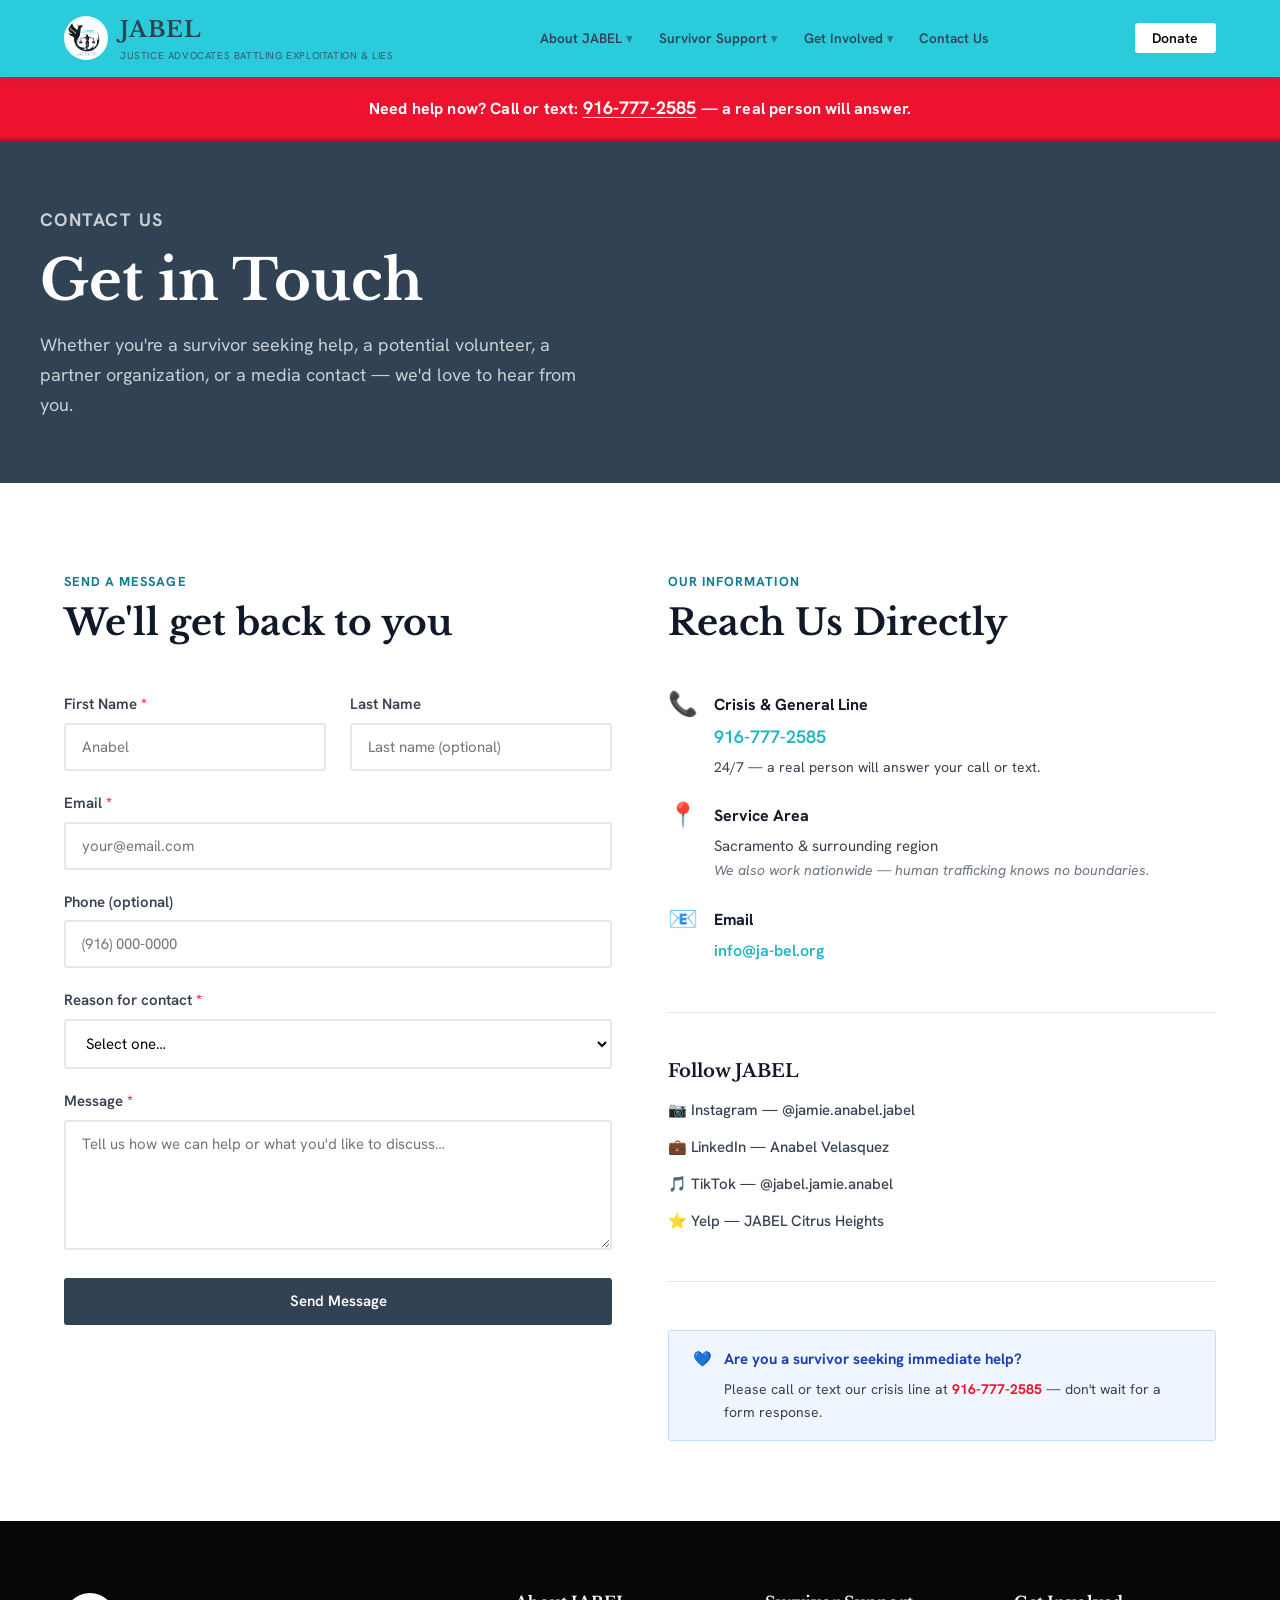
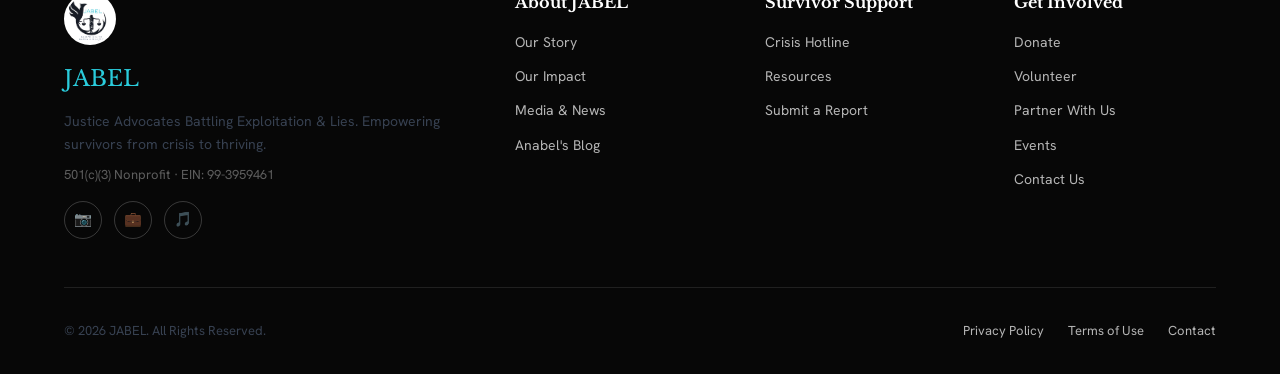
<file: contact.html>
<!DOCTYPE html>
<html lang="en">
<head>
  <meta charset="UTF-8" />
  <meta name="viewport" content="width=device-width, initial-scale=1.0" />
  <meta name="description" content="Get in touch with JABEL. Contact us for support, partnerships, media inquiries, or general questions." />
  <title>Contact Us — JABEL</title>
  <link rel="stylesheet" href="styles.css" />
  <link rel="icon" href="assets/logo.png" type="image/png" />
</head>
<body>

  <a href="#main-content" class="skip-link">Skip to main content</a>

  <!-- ── Navigation ─────────────────────────────────────── -->
  <nav class="nav" role="navigation" aria-label="Main navigation">
    <div class="nav__inner">
      <a href="index.html" class="nav__logo" aria-label="JABEL — Home">
        <img src="assets/logo.png" alt="" class="nav__logo-img" />
        <div>
          <div class="nav__logo-name">JABEL</div>
          <div class="nav__logo-tagline">Justice Advocates Battling Exploitation &amp; Lies</div>
        </div>
      </a>
      <ul class="nav__links" role="list">
        <li class="nav__item nav__item--dropdown">
          <a href="about.html">About JABEL <span class="chevron">▾</span></a>
          <ul class="nav__dropdown" role="list">
            <li><a href="about.html#our-story">Our Story</a></li>
            <li><a href="about.html#our-impact">Our Impact</a></li>
            <li><a href="about.html#media-news">Media &amp; News</a></li>
            <li><a href="about.html#anabels-blog">Anabel's Blog</a></li>
          </ul>
        </li>
        <li class="nav__item nav__item--dropdown">
          <a href="survivor-support.html">Survivor Support <span class="chevron">▾</span></a>
          <ul class="nav__dropdown" role="list">
            <li><a href="survivor-support.html#crisis-hotline">Crisis Hotline</a></li>
            <li><a href="survivor-support.html#resources">Resources</a></li>
            <li><a href="survivor-support.html#submit-report">Submit a Report</a></li>
          </ul>
        </li>
        <li class="nav__item nav__item--dropdown">
          <a href="get-involved.html">Get Involved <span class="chevron">▾</span></a>
          <ul class="nav__dropdown" role="list">
            <li><a href="get-involved.html#events">Events</a></li>
            <li><a href="get-involved.html#volunteer">Volunteer</a></li>
            <li><a href="get-involved.html#partner">Partner</a></li>
          </ul>
        </li>
        <li class="nav__item"><a href="contact.html" class="active">Contact Us</a></li>
      </ul>
      <div class="nav__right">
        
        <a href="donate.html" class="btn btn--primary btn--sm">Donate</a>
        <button class="nav__hamburger" id="hamburger" aria-label="Toggle menu" aria-expanded="false" aria-controls="mobile-menu">
          <span></span><span></span><span></span>
        </button>
      </div>
    </div>
    <div class="nav__mobile" id="mobile-menu" aria-hidden="true">
      <a href="about.html" class="nav__mobile-link">About JABEL</a>
      <div class="nav__mobile-sub">
        <a href="about.html#our-story">Our Story</a>
        <a href="about.html#our-impact">Our Impact</a>
        <a href="about.html#media-news">Media &amp; News</a>
        <a href="about.html#anabels-blog">Anabel's Blog</a>
      </div>
      <a href="survivor-support.html" class="nav__mobile-link">Survivor Support</a>
      <div class="nav__mobile-sub">
        <a href="survivor-support.html#crisis-hotline">Crisis Hotline</a>
        <a href="survivor-support.html#resources">Resources</a>
        <a href="survivor-support.html#submit-report">Submit a Report</a>
      </div>
      <a href="get-involved.html" class="nav__mobile-link">Get Involved</a>
      <div class="nav__mobile-sub">
        <a href="get-involved.html#events">Events</a>
        <a href="get-involved.html#volunteer">Volunteer</a>
        <a href="get-involved.html#partner">Partner</a>
      </div>
      <a href="contact.html" class="nav__mobile-link">Contact Us</a>
      <div class="nav__mobile-cta">
        <a href="donate.html" class="btn btn--primary" style="width:100%;justify-content:center;">Donate Now</a>
      </div>
    </div>
  </nav>

  <div class="crisis-bar" role="alert">
    Need help now? Call or text: <a href="tel:9167772585">916-777-2585</a> — a real person will answer.
  </div>

  <main id="main-content">

    <!-- ── Page Header ─────────────────────────────────────── -->
    <header class="page-header">
      <div class="page-header__inner">
        <p class="page-header__label">Contact Us</p>
        <h1>Get in Touch</h1>
        <p>Whether you're a survivor seeking help, a potential volunteer, a partner organization, or a media contact — we'd love to hear from you.</p>
      </div>
    </header>

    <!-- ── Contact body ───────────────────────────────────── -->
    <section class="section">
      <div class="container">
        <div class="two-col two-col--start">

          <!-- Left: form -->
          <div>
            <div class="section-header">
              <p class="section-label">Send a Message</p>
              <h2>We'll get back to you</h2>
            </div>
            <form id="contact-form" aria-label="Contact form"
              action="https://formspree.io/f/REPLACE_WITH_FORMSPREE_ID"
              method="POST">
              <!-- TODO: Create a free Formspree account at formspree.io
                   and replace REPLACE_WITH_FORMSPREE_ID with your form ID.
                   Alternatively, use Netlify Forms (add netlify attribute) or EmailJS. -->
              <div class="form-row">
                <div class="form-group">
                  <label class="form-label" for="contact-first">First Name <span>*</span></label>
                  <input class="form-input" type="text" id="contact-first" name="first_name" required autocomplete="given-name" placeholder="Anabel" />
                </div>
                <div class="form-group">
                  <label class="form-label" for="contact-last">Last Name</label>
                  <input class="form-input" type="text" id="contact-last" name="last_name" autocomplete="family-name" placeholder="Last name (optional)" />
                </div>
              </div>
              <div class="form-group">
                <label class="form-label" for="contact-email">Email <span>*</span></label>
                <input class="form-input" type="email" id="contact-email" name="email" required autocomplete="email" placeholder="your@email.com" />
              </div>
              <div class="form-group">
                <label class="form-label" for="contact-phone">Phone (optional)</label>
                <input class="form-input" type="tel" id="contact-phone" name="phone" autocomplete="tel" placeholder="(916) 000-0000" />
              </div>
              <div class="form-group">
                <label class="form-label" for="contact-reason">Reason for contact <span>*</span></label>
                <select class="form-select" id="contact-reason" name="reason" required>
                  <option value="">Select one…</option>
                  <option>I need survivor support / resources</option>
                  <option>I want to volunteer</option>
                  <option>I want to become a partner or sponsor</option>
                  <option>I'm a media or press contact</option>
                  <option>I want to make a referral</option>
                  <option>General inquiry</option>
                </select>
              </div>
              <div class="form-group">
                <label class="form-label" for="contact-message">Message <span>*</span></label>
                <textarea class="form-textarea" id="contact-message" name="message" required placeholder="Tell us how we can help or what you'd like to discuss…"></textarea>
              </div>
              <button type="submit" class="btn btn--dark" style="width:100%;justify-content:center;padding:1rem;">Send Message</button>
            </form>
          </div>

          <!-- Right: contact info -->
          <div>
            <div class="section-header">
              <p class="section-label">Our Information</p>
              <h2>Reach Us Directly</h2>
            </div>

            <div style="display:flex;flex-direction:column;gap:1.5rem;margin-bottom:2.5rem;">
              <div style="display:flex;gap:1rem;align-items:flex-start;">
                <span style="font-size:1.5rem;line-height:1;flex-shrink:0;">📞</span>
                <div>
                  <strong style="display:block;margin-bottom:.25rem;">Crisis &amp; General Line</strong>
                  <a href="tel:9167772585" style="color:var(--teal-hover);font-weight:600;font-size:1.125rem;">916-777-2585</a>
                  <p style="font-size:.875rem;margin-top:.25rem;">24/7 — a real person will answer your call or text.</p>
                </div>
              </div>
              <div style="display:flex;gap:1rem;align-items:flex-start;">
                <span style="font-size:1.5rem;line-height:1;flex-shrink:0;">📍</span>
                <div>
                  <strong style="display:block;margin-bottom:.25rem;">Service Area</strong>
                  <p style="font-size:.9375rem;">Sacramento &amp; surrounding region<br><em style="font-size:.875rem;color:var(--gray-500);">We also work nationwide — human trafficking knows no boundaries.</em></p>
                </div>
              </div>
              <div style="display:flex;gap:1rem;align-items:flex-start;">
                <span style="font-size:1.5rem;line-height:1;flex-shrink:0;">📧</span>
                <div>
                  <strong style="display:block;margin-bottom:.25rem;">Email</strong>
                  <!-- TODO: Replace with JABEL's actual email address -->
                  <a href="mailto:info@ja-bel.org" style="color:var(--teal-hover);font-weight:600;">info@ja-bel.org</a>
                </div>
              </div>
            </div>

            <div class="divider"></div>

            <!-- Social -->
            <div>
              <h4 style="margin-bottom:1rem;">Follow JABEL</h4>
              <div style="display:flex;flex-direction:column;gap:.75rem;">
                <a href="https://www.instagram.com/jamie.anabel.jabel" target="_blank" rel="noopener"
                  style="display:flex;align-items:center;gap:.75rem;color:var(--gray-700);font-weight:500;font-size:.9375rem;transition:color .15s;"
                  onmouseover="this.style.color='var(--teal-hover)'" onmouseout="this.style.color='var(--gray-700)'">
                  📷 Instagram — @jamie.anabel.jabel
                </a>
                <a href="https://www.linkedin.com/in/1anabelvelasquez/" target="_blank" rel="noopener"
                  style="display:flex;align-items:center;gap:.75rem;color:var(--gray-700);font-weight:500;font-size:.9375rem;transition:color .15s;"
                  onmouseover="this.style.color='var(--teal-hover)'" onmouseout="this.style.color='var(--gray-700)'">
                  💼 LinkedIn — Anabel Velasquez
                </a>
                <a href="https://www.tiktok.com/@jabel.jamie.anabel" target="_blank" rel="noopener"
                  style="display:flex;align-items:center;gap:.75rem;color:var(--gray-700);font-weight:500;font-size:.9375rem;transition:color .15s;"
                  onmouseover="this.style.color='var(--teal-hover)'" onmouseout="this.style.color='var(--gray-700)'">
                  🎵 TikTok — @jabel.jamie.anabel
                </a>
                <a href="https://www.yelp.com/biz/jabel-citrus-heights" target="_blank" rel="noopener"
                  style="display:flex;align-items:center;gap:.75rem;color:var(--gray-700);font-weight:500;font-size:.9375rem;transition:color .15s;"
                  onmouseover="this.style.color='var(--teal-hover)'" onmouseout="this.style.color='var(--gray-700)'">
                  ⭐ Yelp — JABEL Citrus Heights
                </a>
              </div>
            </div>

            <div class="divider"></div>

            <!-- For survivors -->
            <div class="notice notice--info">
              <span>💙</span>
              <div>
                <strong>Are you a survivor seeking immediate help?</strong>
                <p style="font-size:.875rem;margin-top:.375rem;">Please call or text our crisis line at <a href="tel:9167772585" style="font-weight:700;color:var(--crisis-text);">916-777-2585</a> — don't wait for a form response.</p>
              </div>
            </div>
          </div>

        </div>
      </div>
    </section>

  </main>

  <!-- ── Footer ──────────────────────────────────────────────── -->
  <footer class="footer" role="contentinfo">
    <div class="container">
      <div class="footer__grid">
        <div class="footer__brand">
          <img src="assets/logo.png" alt="JABEL Logo" class="footer__logo" />
          <div class="footer__brand-name">JABEL</div>
          <p>Justice Advocates Battling Exploitation &amp; Lies. Empowering survivors from crisis to thriving.</p>
          <p class="ein">501(c)(3) Nonprofit · EIN: 99-3959461</p>
          <div class="footer__social" aria-label="Social media links">
            <a href="https://www.instagram.com/jamie.anabel.jabel" target="_blank" rel="noopener" aria-label="Instagram">📷</a>
            <a href="https://www.linkedin.com/in/1anabelvelasquez/" target="_blank" rel="noopener" aria-label="LinkedIn">💼</a>
            <a href="https://www.tiktok.com/@jabel.jamie.anabel" target="_blank" rel="noopener" aria-label="TikTok">🎵</a>
          </div>
        </div>
        <div class="footer__col">
          <h4>About JABEL</h4>
          <ul>
            <li><a href="about.html#our-story">Our Story</a></li>
            <li><a href="about.html#our-impact">Our Impact</a></li>
            <li><a href="about.html#media-news">Media &amp; News</a></li>
            <li><a href="about.html#anabels-blog">Anabel's Blog</a></li>
          </ul>
        </div>
        <div class="footer__col">
          <h4>Survivor Support</h4>
          <ul>
            <li><a href="survivor-support.html#crisis-hotline">Crisis Hotline</a></li>
            <li><a href="survivor-support.html#resources">Resources</a></li>
            <li><a href="survivor-support.html#submit-report">Submit a Report</a></li>
          </ul>
        </div>
        <div class="footer__col">
          <h4>Get Involved</h4>
          <ul>
            <li><a href="donate.html">Donate</a></li>
            <li><a href="get-involved.html#volunteer">Volunteer</a></li>
            <li><a href="get-involved.html#partner">Partner With Us</a></li>
            <li><a href="get-involved.html#events">Events</a></li>
            <li><a href="contact.html">Contact Us</a></li>
          </ul>
        </div>
      </div>
      <div class="footer__bottom">
        <p>© 2026 JABEL. All Rights Reserved.</p>
        <div class="footer__bottom-links">
          <a href="#">Privacy Policy</a>
          <a href="#">Terms of Use</a>
          <a href="contact.html">Contact</a>
        </div>
      </div>
    </div>
  </footer>

  <script src="script.js"></script>
</body>
</html>
</file>
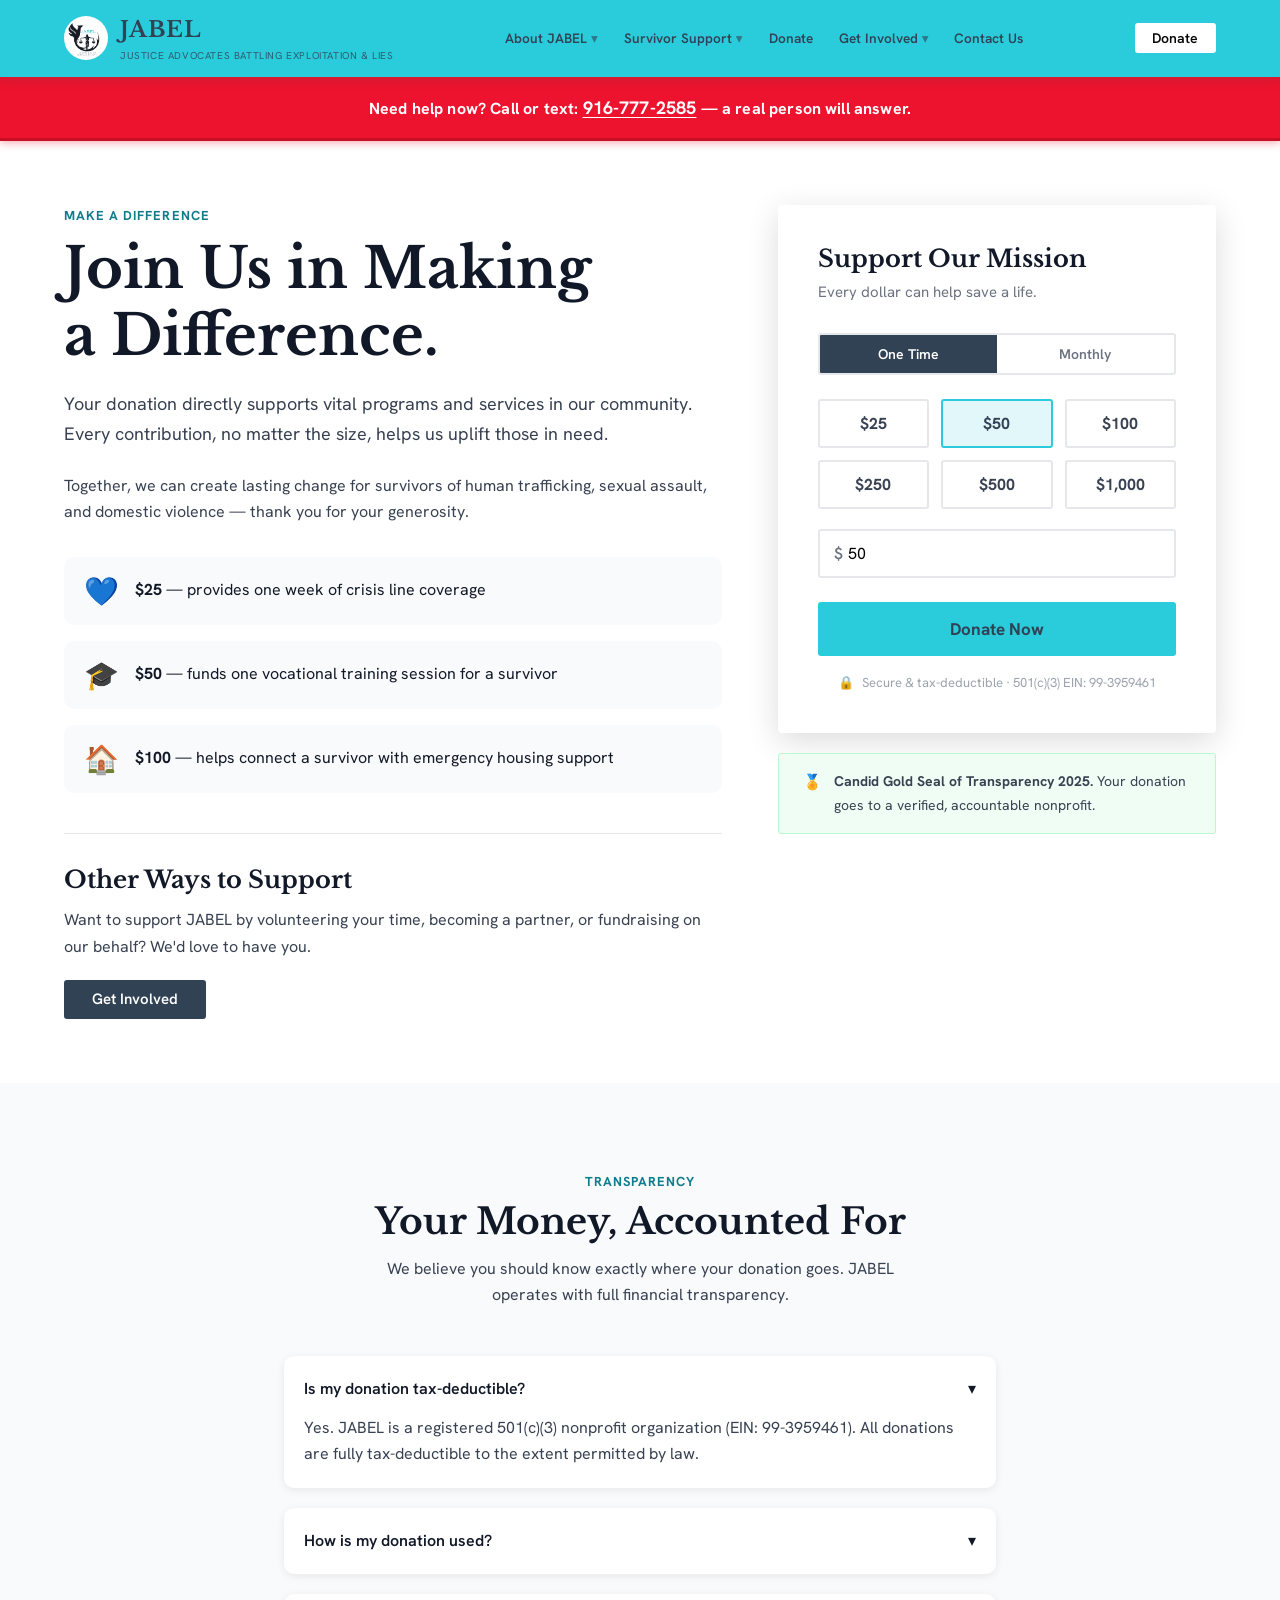
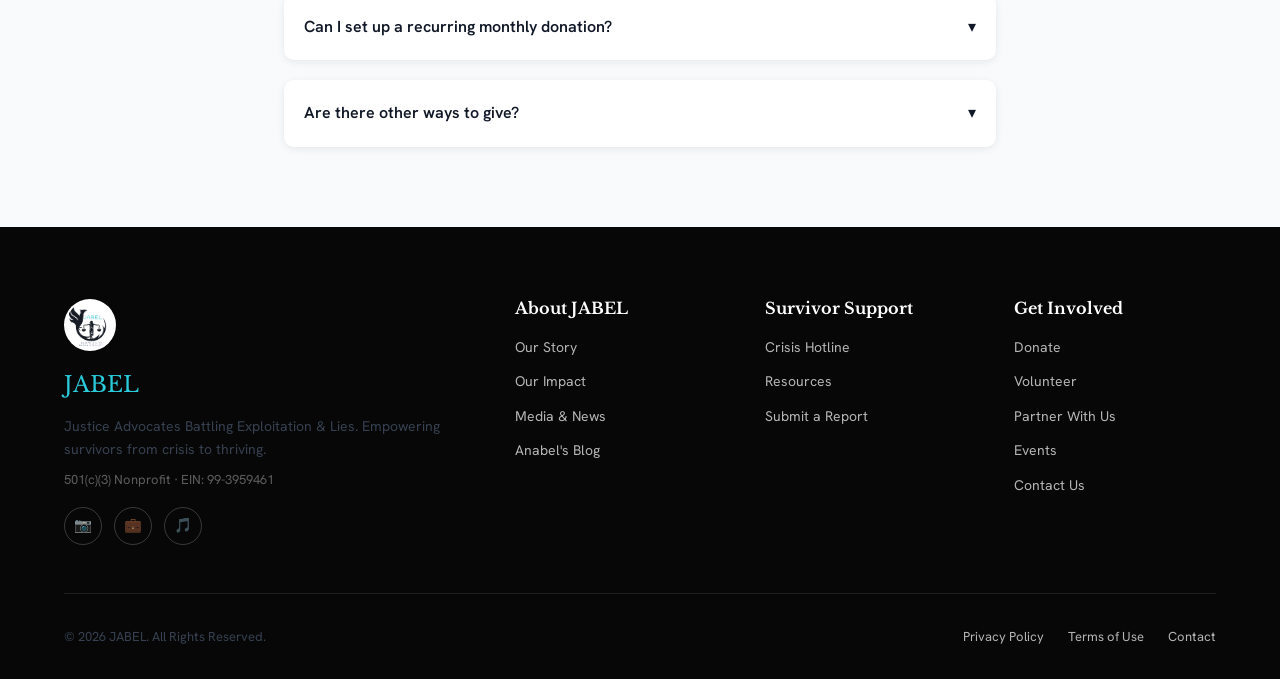
<file: donate.html>
<!DOCTYPE html>
<html lang="en">
<head>
  <meta charset="UTF-8" />
  <meta name="viewport" content="width=device-width, initial-scale=1.0" />
  <meta name="description" content="Donate to JABEL and help support survivors of human trafficking, sexual assault, and domestic violence on their journey to thriving." />
  <title>Donate — JABEL</title>
  <link rel="stylesheet" href="styles.css" />
  <link rel="icon" href="assets/logo.png" type="image/png" />
</head>
<body>

  <a href="#main-content" class="skip-link">Skip to main content</a>

  <!-- ── Navigation ─────────────────────────────────────── -->
  <nav class="nav" role="navigation" aria-label="Main navigation">
    <div class="nav__inner">
      <a href="index.html" class="nav__logo" aria-label="JABEL — Home">
        <img src="assets/logo.png" alt="" class="nav__logo-img" />
        <div>
          <div class="nav__logo-name">JABEL</div>
          <div class="nav__logo-tagline">Justice Advocates Battling Exploitation &amp; Lies</div>
        </div>
      </a>
      <ul class="nav__links" role="list">
        <li class="nav__item nav__item--dropdown">
          <a href="about.html">About JABEL <span class="chevron">▾</span></a>
          <ul class="nav__dropdown" role="list">
            <li><a href="about.html#our-story">Our Story</a></li>
            <li><a href="about.html#our-impact">Our Impact</a></li>
            <li><a href="about.html#media-news">Media &amp; News</a></li>
            <li><a href="about.html#anabels-blog">Anabel's Blog</a></li>
          </ul>
        </li>
        <li class="nav__item nav__item--dropdown">
          <a href="survivor-support.html">Survivor Support <span class="chevron">▾</span></a>
          <ul class="nav__dropdown" role="list">
            <li><a href="survivor-support.html#crisis-hotline">Crisis Hotline</a></li>
            <li><a href="survivor-support.html#resources">Resources</a></li>
            <li><a href="survivor-support.html#submit-report">Submit a Report</a></li>
          </ul>
        </li>
        <li class="nav__item"><a href="donate.html" class="active">Donate</a></li>
        <li class="nav__item nav__item--dropdown">
          <a href="get-involved.html">Get Involved <span class="chevron">▾</span></a>
          <ul class="nav__dropdown" role="list">
            <li><a href="get-involved.html#events">Events</a></li>
            <li><a href="get-involved.html#volunteer">Volunteer</a></li>
            <li><a href="get-involved.html#partner">Partner</a></li>
          </ul>
        </li>
        <li class="nav__item"><a href="contact.html">Contact Us</a></li>
      </ul>
      <div class="nav__right">
        
        <a href="donate.html" class="btn btn--primary btn--sm">Donate</a>
        <button class="nav__hamburger" id="hamburger" aria-label="Toggle menu" aria-expanded="false" aria-controls="mobile-menu">
          <span></span><span></span><span></span>
        </button>
      </div>
    </div>
    <div class="nav__mobile" id="mobile-menu" aria-hidden="true">
      <a href="about.html" class="nav__mobile-link">About JABEL</a>
      <div class="nav__mobile-sub">
        <a href="about.html#our-story">Our Story</a>
        <a href="about.html#our-impact">Our Impact</a>
        <a href="about.html#media-news">Media &amp; News</a>
        <a href="about.html#anabels-blog">Anabel's Blog</a>
      </div>
      <a href="survivor-support.html" class="nav__mobile-link">Survivor Support</a>
      <div class="nav__mobile-sub">
        <a href="survivor-support.html#crisis-hotline">Crisis Hotline</a>
        <a href="survivor-support.html#resources">Resources</a>
        <a href="survivor-support.html#submit-report">Submit a Report</a>
      </div>
      <a href="get-involved.html" class="nav__mobile-link">Get Involved</a>
      <div class="nav__mobile-sub">
        <a href="get-involved.html#events">Events</a>
        <a href="get-involved.html#volunteer">Volunteer</a>
        <a href="get-involved.html#partner">Partner</a>
      </div>
      <a href="contact.html" class="nav__mobile-link">Contact Us</a>
      <div class="nav__mobile-cta">
        <a href="donate.html" class="btn btn--primary" style="width:100%;justify-content:center;">Donate Now</a>
      </div>
    </div>
  </nav>

  <div class="crisis-bar" role="alert">
    Need help now? Call or text: <a href="tel:9167772585">916-777-2585</a> — a real person will answer.
  </div>

  <main id="main-content">

    <!-- ── Donate hero + widget ────────────────────────────── -->
    <section class="section" style="padding-top:4rem;padding-bottom:4rem;">
      <div class="container">
        <div class="two-col two-col--60-40 two-col--start">

          <!-- Left: copy -->
          <div>
            <p class="section-label">Make a Difference</p>
            <h1 style="margin-bottom:1.25rem;">Join Us in Making<br>a Difference.</h1>
            <p style="font-size:1.125rem;margin-bottom:1.5rem;">
              Your donation directly supports vital programs and services in our community. Every contribution, no matter the size, helps us uplift those in need.
            </p>
            <p style="margin-bottom:2rem;">
              Together, we can create lasting change for survivors of human trafficking, sexual assault, and domestic violence — thank you for your generosity.
            </p>

            <!-- Impact tiers -->
            <div style="display:flex;flex-direction:column;gap:1rem;margin-bottom:2.5rem;">
              <div style="display:flex;gap:1rem;align-items:flex-start;padding:1.25rem;background:var(--gray-50);border-radius:10px;">
                <span style="font-size:1.75rem;line-height:1;">💙</span>
                <div>
                  <strong>$25</strong> — provides one week of crisis line coverage
                </div>
              </div>
              <div style="display:flex;gap:1rem;align-items:flex-start;padding:1.25rem;background:var(--gray-50);border-radius:10px;">
                <span style="font-size:1.75rem;line-height:1;">🎓</span>
                <div>
                  <strong>$50</strong> — funds one vocational training session for a survivor
                </div>
              </div>
              <div style="display:flex;gap:1rem;align-items:flex-start;padding:1.25rem;background:var(--gray-50);border-radius:10px;">
                <span style="font-size:1.75rem;line-height:1;">🏠</span>
                <div>
                  <strong>$100</strong> — helps connect a survivor with emergency housing support
                </div>
              </div>
            </div>

            <div style="border-top:1px solid var(--gray-200);padding-top:2rem;">
              <h3 style="margin-bottom:.75rem;">Other Ways to Support</h3>
              <p style="margin-bottom:1.25rem;">Want to support JABEL by volunteering your time, becoming a partner, or fundraising on our behalf? We'd love to have you.</p>
              <a href="get-involved.html" class="btn btn--dark">Get Involved</a>
            </div>
          </div>

          <!-- Right: widget -->
          <div>
            <div class="donate-widget" id="donate-widget">
              <h3>Support Our Mission</h3>
              <p class="donate-widget__sub">Every dollar can help save a life.</p>

              <div class="donate-tabs" role="tablist" aria-label="Donation frequency">
                <button class="donate-tab active" role="tab" data-freq="one-time" aria-selected="true">One Time</button>
                <button class="donate-tab" role="tab" data-freq="monthly" aria-selected="false">Monthly</button>
              </div>

              <div class="donate-amounts" role="group" aria-label="Donation amounts">
                <button class="donate-amount" data-amount="25" aria-label="Donate $25">$25</button>
                <button class="donate-amount active" data-amount="50" aria-label="Donate $50">$50</button>
                <button class="donate-amount" data-amount="100" aria-label="Donate $100">$100</button>
                <button class="donate-amount" data-amount="250" aria-label="Donate $250">$250</button>
                <button class="donate-amount" data-amount="500" aria-label="Donate $500">$500</button>
                <button class="donate-amount" data-amount="1000" aria-label="Donate $1000">$1,000</button>
              </div>

              <div class="donate-custom-wrap">
                <span class="symbol">$</span>
                <input class="donate-custom" type="number" min="1" value="50" placeholder="Custom amount" aria-label="Custom donation amount" />
              </div>

              <!--
                TODO: Replace the DONATE_URL in script.js with your PayLink/PayPal URL.
                e.g. https://paylink.com/jabel or https://paypal.me/JABELOrg
              -->
              <button class="donate-submit" aria-label="Proceed to donate">Donate Now</button>

              <div class="donate-trust">
                <span>🔒</span>
                <span>Secure &amp; tax-deductible · 501(c)(3) EIN: 99-3959461</span>
              </div>
            </div>

            <div class="notice notice--success" style="margin-top:1.25rem;">
              <span>🏅</span>
              <p style="font-size:.875rem;"><strong>Candid Gold Seal of Transparency 2025.</strong> Your donation goes to a verified, accountable nonprofit.</p>
            </div>
          </div>
        </div>
      </div>
    </section>

    <!-- ── Credibility / FAQ ───────────────────────────────── -->
    <section class="section section--alt">
      <div class="container" style="max-width:760px;">
        <div class="section-header section-header--center">
          <p class="section-label">Transparency</p>
          <h2>Your Money, Accounted For</h2>
          <p>We believe you should know exactly where your donation goes. JABEL operates with full financial transparency.</p>
        </div>
        <div style="display:flex;flex-direction:column;gap:1.25rem;">
          <details style="background:var(--white);border-radius:10px;padding:1.25rem;box-shadow:var(--shadow);" open>
            <summary style="font-weight:600;cursor:pointer;list-style:none;display:flex;justify-content:space-between;">
              Is my donation tax-deductible?
              <span>▾</span>
            </summary>
            <p style="margin-top:.75rem;">Yes. JABEL is a registered 501(c)(3) nonprofit organization (EIN: 99-3959461). All donations are fully tax-deductible to the extent permitted by law.</p>
          </details>
          <details style="background:var(--white);border-radius:10px;padding:1.25rem;box-shadow:var(--shadow);">
            <summary style="font-weight:600;cursor:pointer;list-style:none;display:flex;justify-content:space-between;">
              How is my donation used?
              <span>▾</span>
            </summary>
            <p style="margin-top:.75rem;">Donations fund our crisis hotline, vocational training programs, survivor scholarships, housing referrals, legal support, and community outreach. We hold a Candid Gold Seal of Transparency.</p>
          </details>
          <details style="background:var(--white);border-radius:10px;padding:1.25rem;box-shadow:var(--shadow);">
            <summary style="font-weight:600;cursor:pointer;list-style:none;display:flex;justify-content:space-between;">
              Can I set up a recurring monthly donation?
              <span>▾</span>
            </summary>
            <p style="margin-top:.75rem;">Yes — select "Monthly" in the donation widget above. Monthly donors provide the most reliable support, helping us plan programs and serve more survivors over time.</p>
          </details>
          <details style="background:var(--white);border-radius:10px;padding:1.25rem;box-shadow:var(--shadow);">
            <summary style="font-weight:600;cursor:pointer;list-style:none;display:flex;justify-content:space-between;">
              Are there other ways to give?
              <span>▾</span>
            </summary>
            <p style="margin-top:.75rem;">Yes! You can also volunteer your time, become a corporate sponsor, organize a fundraiser, or donate in-kind goods and services. <a href="get-involved.html" style="color:var(--teal-hover);font-weight:600;">See all ways to get involved →</a></p>
          </details>
        </div>
      </div>
    </section>

  </main>

  <!-- ── Footer ──────────────────────────────────────────────── -->
  <footer class="footer" role="contentinfo">
    <div class="container">
      <div class="footer__grid">
        <div class="footer__brand">
          <img src="assets/logo.png" alt="JABEL Logo" class="footer__logo" />
          <div class="footer__brand-name">JABEL</div>
          <p>Justice Advocates Battling Exploitation &amp; Lies. Empowering survivors from crisis to thriving.</p>
          <p class="ein">501(c)(3) Nonprofit · EIN: 99-3959461</p>
          <div class="footer__social" aria-label="Social media links">
            <a href="https://www.instagram.com/jamie.anabel.jabel" target="_blank" rel="noopener" aria-label="Instagram">📷</a>
            <a href="https://www.linkedin.com/in/1anabelvelasquez/" target="_blank" rel="noopener" aria-label="LinkedIn">💼</a>
            <a href="https://www.tiktok.com/@jabel.jamie.anabel" target="_blank" rel="noopener" aria-label="TikTok">🎵</a>
          </div>
        </div>
        <div class="footer__col">
          <h4>About JABEL</h4>
          <ul>
            <li><a href="about.html#our-story">Our Story</a></li>
            <li><a href="about.html#our-impact">Our Impact</a></li>
            <li><a href="about.html#media-news">Media &amp; News</a></li>
            <li><a href="about.html#anabels-blog">Anabel's Blog</a></li>
          </ul>
        </div>
        <div class="footer__col">
          <h4>Survivor Support</h4>
          <ul>
            <li><a href="survivor-support.html#crisis-hotline">Crisis Hotline</a></li>
            <li><a href="survivor-support.html#resources">Resources</a></li>
            <li><a href="survivor-support.html#submit-report">Submit a Report</a></li>
          </ul>
        </div>
        <div class="footer__col">
          <h4>Get Involved</h4>
          <ul>
            <li><a href="donate.html">Donate</a></li>
            <li><a href="get-involved.html#volunteer">Volunteer</a></li>
            <li><a href="get-involved.html#partner">Partner With Us</a></li>
            <li><a href="get-involved.html#events">Events</a></li>
            <li><a href="contact.html">Contact Us</a></li>
          </ul>
        </div>
      </div>
      <div class="footer__bottom">
        <p>© 2026 JABEL. All Rights Reserved.</p>
        <div class="footer__bottom-links">
          <a href="#">Privacy Policy</a>
          <a href="#">Terms of Use</a>
          <a href="contact.html">Contact</a>
        </div>
      </div>
    </div>
  </footer>

  <script src="script.js"></script>
</body>
</html>
</file>
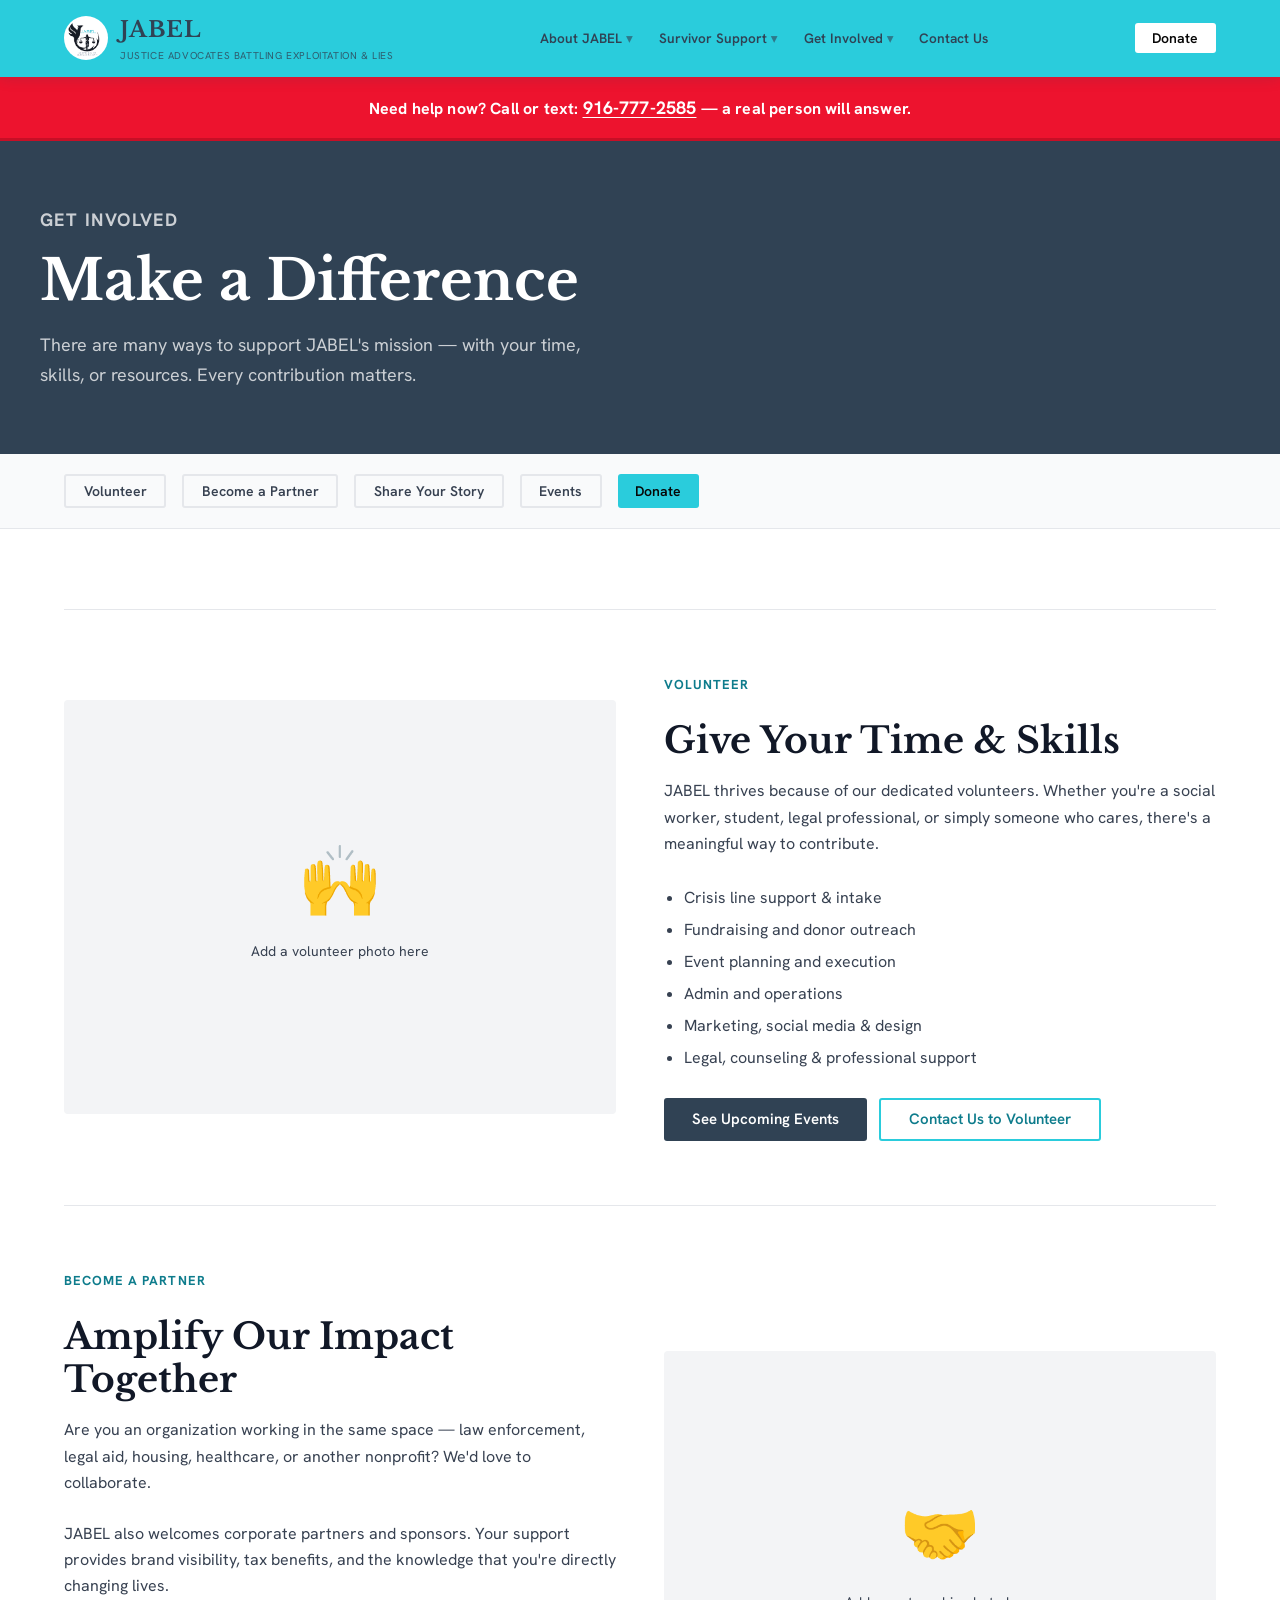
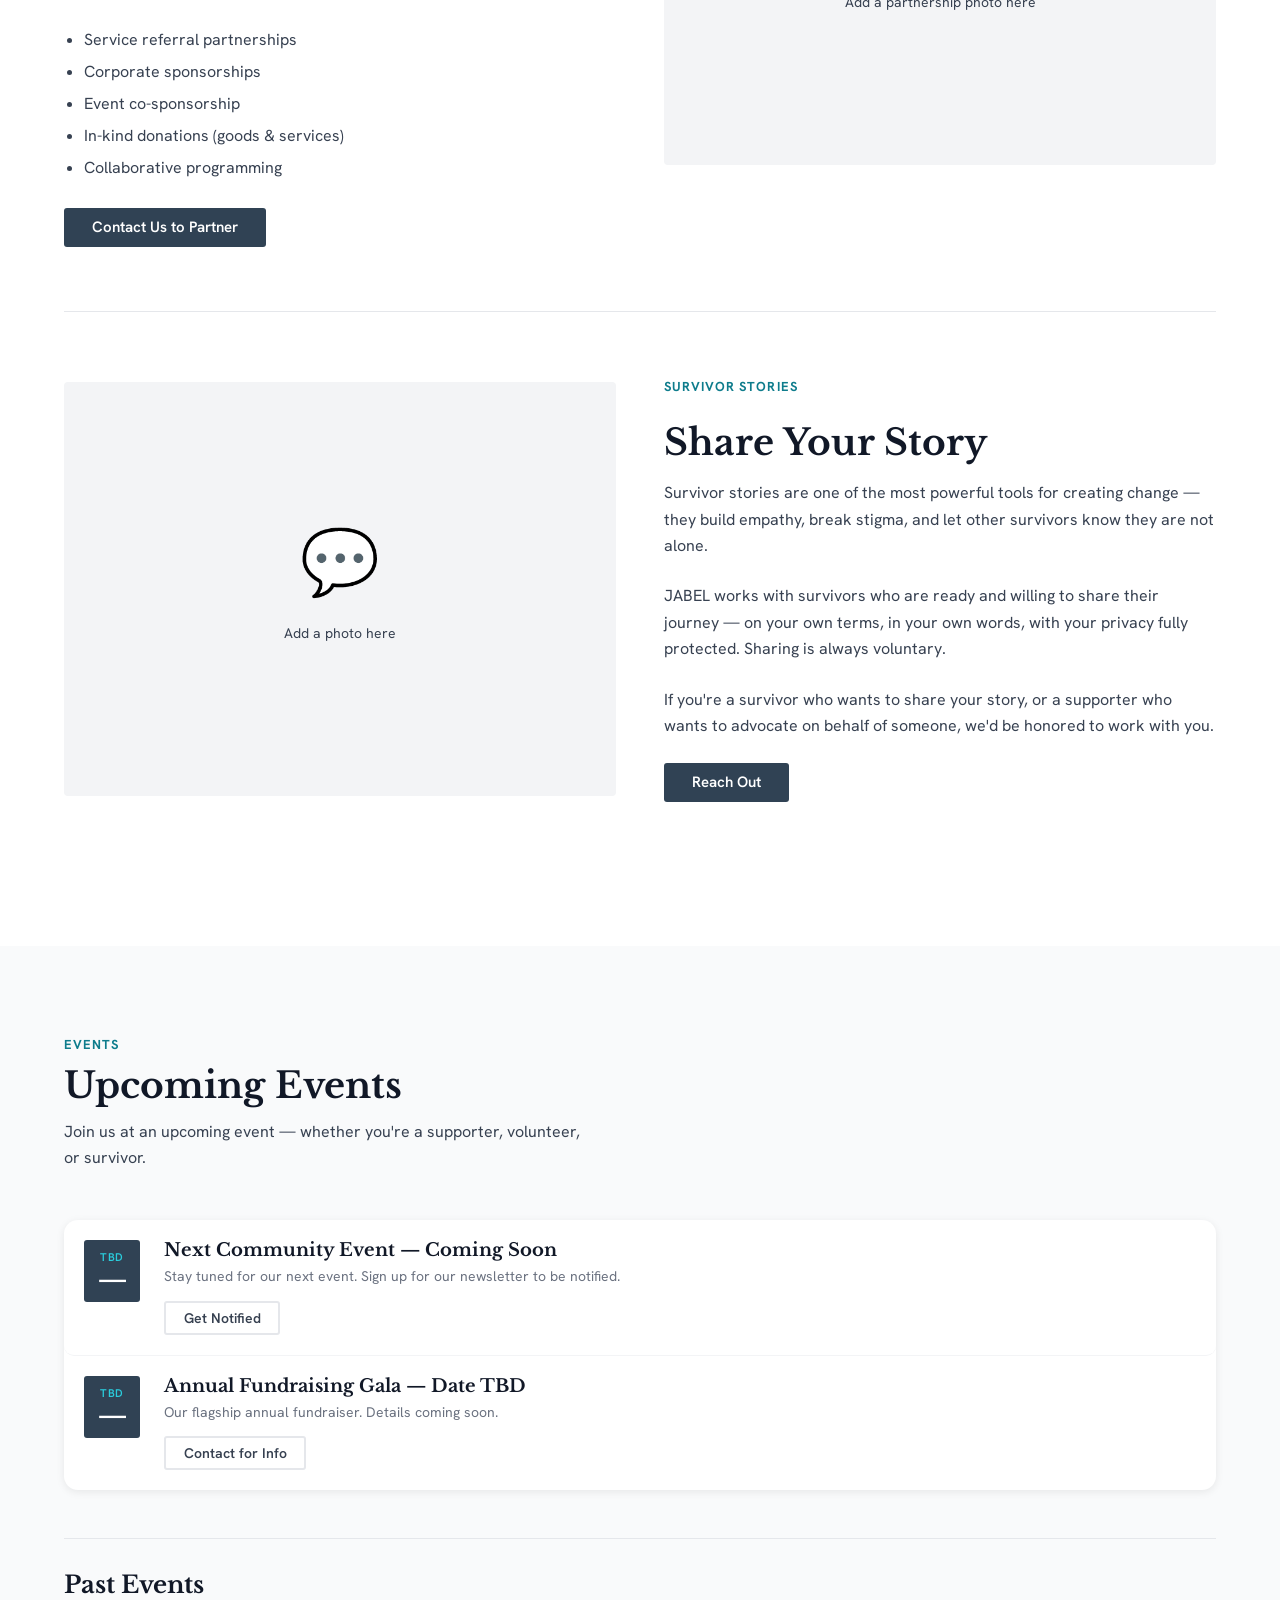
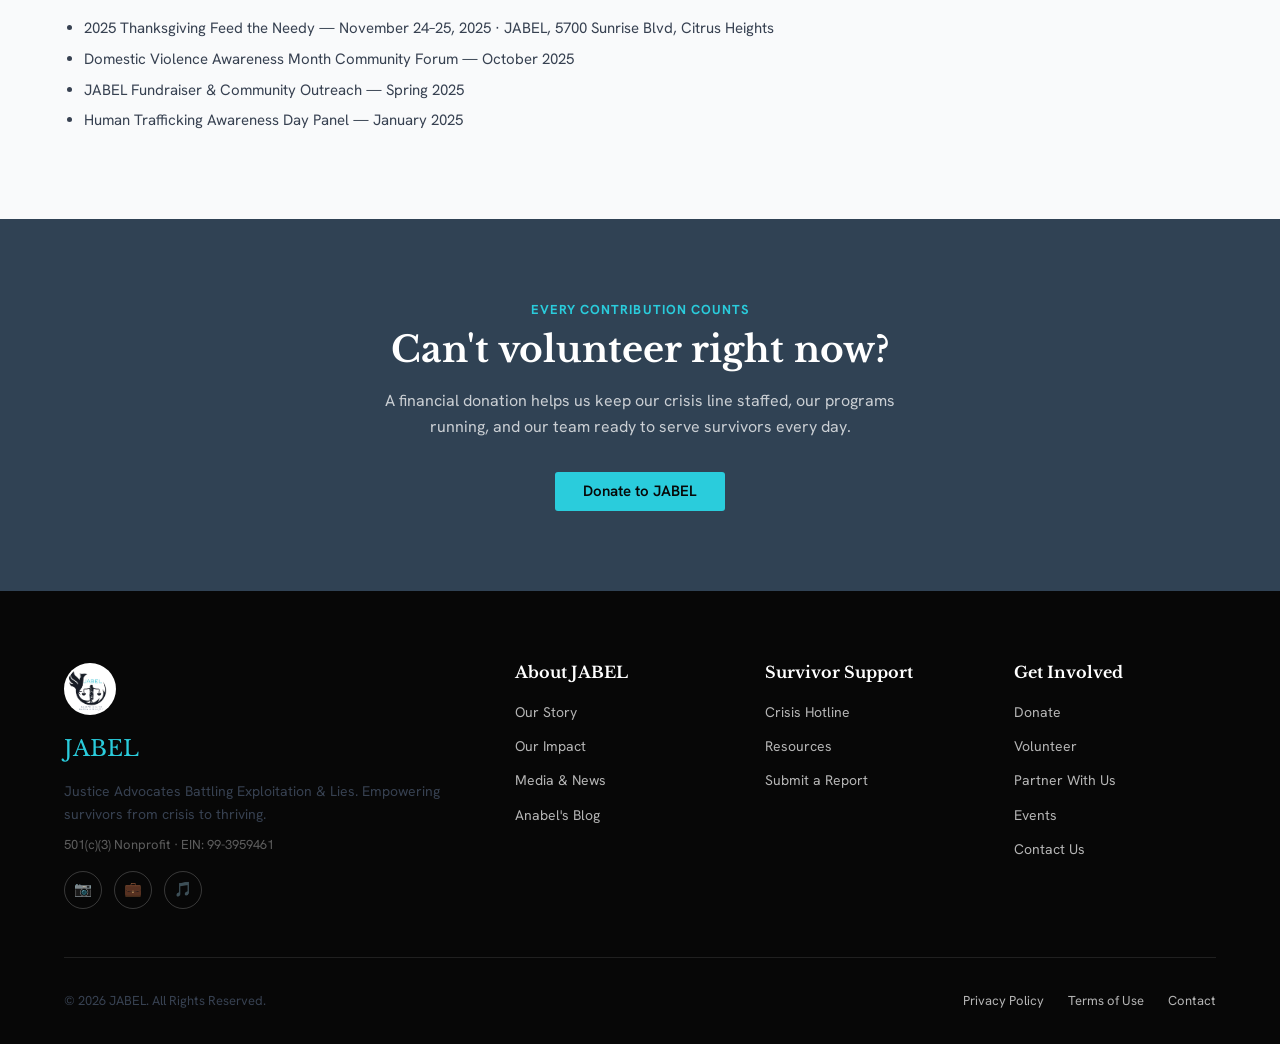
<file: get-involved.html>
<!DOCTYPE html>
<html lang="en">
<head>
  <meta charset="UTF-8" />
  <meta name="viewport" content="width=device-width, initial-scale=1.0" />
  <meta name="description" content="Get involved with JABEL — volunteer, become a partner, share your story, and attend events. Help us support survivors." />
  <title>Get Involved — JABEL</title>
  <link rel="stylesheet" href="styles.css" />
  <link rel="icon" href="assets/logo.png" type="image/png" />
</head>
<body>

  <a href="#main-content" class="skip-link">Skip to main content</a>

  <!-- ── Navigation ─────────────────────────────────────── -->
  <nav class="nav" role="navigation" aria-label="Main navigation">
    <div class="nav__inner">
      <a href="index.html" class="nav__logo" aria-label="JABEL — Home">
        <img src="assets/logo.png" alt="" class="nav__logo-img" />
        <div>
          <div class="nav__logo-name">JABEL</div>
          <div class="nav__logo-tagline">Justice Advocates Battling Exploitation &amp; Lies</div>
        </div>
      </a>
      <ul class="nav__links" role="list">
        <li class="nav__item nav__item--dropdown">
          <a href="about.html">About JABEL <span class="chevron">▾</span></a>
          <ul class="nav__dropdown" role="list">
            <li><a href="about.html#our-story">Our Story</a></li>
            <li><a href="about.html#our-impact">Our Impact</a></li>
            <li><a href="about.html#media-news">Media &amp; News</a></li>
            <li><a href="about.html#anabels-blog">Anabel's Blog</a></li>
          </ul>
        </li>
        <li class="nav__item nav__item--dropdown">
          <a href="survivor-support.html">Survivor Support <span class="chevron">▾</span></a>
          <ul class="nav__dropdown" role="list">
            <li><a href="survivor-support.html#crisis-hotline">Crisis Hotline</a></li>
            <li><a href="survivor-support.html#resources">Resources</a></li>
            <li><a href="survivor-support.html#submit-report">Submit a Report</a></li>
          </ul>
        </li>
        <li class="nav__item nav__item--dropdown">
          <a href="get-involved.html" class="active">Get Involved <span class="chevron">▾</span></a>
          <ul class="nav__dropdown" role="list">
            <li><a href="#events">Events</a></li>
            <li><a href="#volunteer">Volunteer</a></li>
            <li><a href="#partner">Partner</a></li>
          </ul>
        </li>
        <li class="nav__item"><a href="contact.html">Contact Us</a></li>
      </ul>
      <div class="nav__right">
        
        <a href="donate.html" class="btn btn--primary btn--sm">Donate</a>
        <button class="nav__hamburger" id="hamburger" aria-label="Toggle menu" aria-expanded="false" aria-controls="mobile-menu">
          <span></span><span></span><span></span>
        </button>
      </div>
    </div>
    <div class="nav__mobile" id="mobile-menu" aria-hidden="true">
      <a href="about.html" class="nav__mobile-link">About JABEL</a>
      <div class="nav__mobile-sub">
        <a href="about.html#our-story">Our Story</a>
        <a href="about.html#our-impact">Our Impact</a>
        <a href="about.html#media-news">Media &amp; News</a>
        <a href="about.html#anabels-blog">Anabel's Blog</a>
      </div>
      <a href="survivor-support.html" class="nav__mobile-link">Survivor Support</a>
      <div class="nav__mobile-sub">
        <a href="survivor-support.html#crisis-hotline">Crisis Hotline</a>
        <a href="survivor-support.html#resources">Resources</a>
        <a href="survivor-support.html#submit-report">Submit a Report</a>
      </div>
      <a href="get-involved.html" class="nav__mobile-link">Get Involved</a>
      <div class="nav__mobile-sub">
        <a href="#events">Events</a>
        <a href="#volunteer">Volunteer</a>
        <a href="#partner">Partner</a>
      </div>
      <a href="contact.html" class="nav__mobile-link">Contact Us</a>
      <div class="nav__mobile-cta">
        <a href="donate.html" class="btn btn--primary" style="width:100%;justify-content:center;">Donate Now</a>
      </div>
    </div>
  </nav>

  <div class="crisis-bar" role="alert">
    Need help now? Call or text: <a href="tel:9167772585">916-777-2585</a> — a real person will answer.
  </div>

  <main id="main-content">

    <!-- ── Page Header ─────────────────────────────────────── -->
    <header class="page-header">
      <div class="page-header__inner">
        <p class="page-header__label">Get Involved</p>
        <h1>Make a Difference</h1>
        <p>There are many ways to support JABEL's mission — with your time, skills, or resources. Every contribution matters.</p>
      </div>
    </header>

    <!-- ── Quick links ─────────────────────────────────────── -->
    <div style="background:var(--gray-50);border-bottom:1px solid var(--gray-200);padding:1.25rem 0;">
      <div class="container">
        <div style="display:flex;gap:1rem;flex-wrap:wrap;">
          <a href="#volunteer" class="btn btn--ghost btn--sm">Volunteer</a>
          <a href="#partner" class="btn btn--ghost btn--sm">Become a Partner</a>
          <a href="#share-story" class="btn btn--ghost btn--sm">Share Your Story</a>
          <a href="#events" class="btn btn--ghost btn--sm">Events</a>
          <a href="donate.html" class="btn btn--primary btn--sm">Donate</a>
        </div>
      </div>
    </div>

    <!-- ── Involve rows ────────────────────────────────────── -->
    <section class="section">
      <div class="container">

        <!-- Volunteer -->
        <div class="involve-row" id="volunteer">
          <div class="involve-row__img" aria-hidden="true">
            <div style="text-align:center;padding:2rem;">
              <div style="font-size:4rem;margin-bottom:.5rem;">🙌</div>
              <p>Add a volunteer photo here</p>
            </div>
          </div>
          <div>
            <p class="involve-row__label">Volunteer</p>
            <h2>Give Your Time &amp; Skills</h2>
            <p>
              JABEL thrives because of our dedicated volunteers. Whether you're a social worker, student, legal professional, or simply someone who cares, there's a meaningful way to contribute.
            </p>
            <ul style="list-style:disc;padding-left:1.25rem;color:var(--gray-700);margin:1rem 0 1.5rem;line-height:2;">
              <li>Crisis line support &amp; intake</li>
              <li>Fundraising and donor outreach</li>
              <li>Event planning and execution</li>
              <li>Admin and operations</li>
              <li>Marketing, social media &amp; design</li>
              <li>Legal, counseling &amp; professional support</li>
            </ul>
            <div class="involve-row__actions">
              <a href="#events" class="btn btn--dark">See Upcoming Events</a>
              <a href="contact.html" class="btn btn--outline">Contact Us to Volunteer</a>
            </div>
          </div>
        </div>

        <!-- Partner -->
        <div class="involve-row" id="partner">
          <div class="involve-row__img" aria-hidden="true">
            <div style="text-align:center;padding:2rem;">
              <div style="font-size:4rem;margin-bottom:.5rem;">🤝</div>
              <p>Add a partnership photo here</p>
            </div>
          </div>
          <div>
            <p class="involve-row__label">Become a Partner</p>
            <h2>Amplify Our Impact Together</h2>
            <p>
              Are you an organization working in the same space — law enforcement, legal aid, housing, healthcare, or another nonprofit? We'd love to collaborate.
            </p>
            <p style="margin-top:1rem;">
              JABEL also welcomes corporate partners and sponsors. Your support provides brand visibility, tax benefits, and the knowledge that you're directly changing lives.
            </p>
            <ul style="list-style:disc;padding-left:1.25rem;color:var(--gray-700);margin:1rem 0 1.5rem;line-height:2;">
              <li>Service referral partnerships</li>
              <li>Corporate sponsorships</li>
              <li>Event co-sponsorship</li>
              <li>In-kind donations (goods &amp; services)</li>
              <li>Collaborative programming</li>
            </ul>
            <div class="involve-row__actions">
              <a href="contact.html" class="btn btn--dark">Contact Us to Partner</a>
            </div>
          </div>
        </div>

        <!-- Share Your Story -->
        <div class="involve-row" id="share-story">
          <div class="involve-row__img" aria-hidden="true">
            <div style="text-align:center;padding:2rem;">
              <div style="font-size:4rem;margin-bottom:.5rem;">💬</div>
              <p>Add a photo here</p>
            </div>
          </div>
          <div>
            <p class="involve-row__label">Survivor Stories</p>
            <h2>Share Your Story</h2>
            <p>
              Survivor stories are one of the most powerful tools for creating change — they build empathy, break stigma, and let other survivors know they are not alone.
            </p>
            <p style="margin-top:1rem;">
              JABEL works with survivors who are ready and willing to share their journey — on your own terms, in your own words, with your privacy fully protected. Sharing is always voluntary.
            </p>
            <p style="margin-top:1rem;">
              If you're a survivor who wants to share your story, or a supporter who wants to advocate on behalf of someone, we'd be honored to work with you.
            </p>
            <div class="involve-row__actions" style="margin-top:1.5rem;">
              <a href="contact.html" class="btn btn--dark">Reach Out</a>
            </div>
          </div>
        </div>

      </div>
    </section>

    <!-- ── Events ──────────────────────────────────────────── -->
    <section class="section section--alt" id="events">
      <div class="container">
        <div class="section-header">
          <p class="section-label">Events</p>
          <h2>Upcoming Events</h2>
          <p>Join us at an upcoming event — whether you're a supporter, volunteer, or survivor.</p>
        </div>

        <!-- Upcoming events -->
        <div style="background:var(--white);border-radius:14px;box-shadow:var(--shadow);overflow:hidden;margin-bottom:3rem;">
          <div class="event-item" style="border-bottom:1px solid var(--gray-100);">
            <div class="event-item__date">
              <div class="event-item__month">TBD</div>
              <div class="event-item__day">—</div>
            </div>
            <div class="event-item__body">
              <h4>Next Community Event — Coming Soon</h4>
              <p>Stay tuned for our next event. Sign up for our newsletter to be notified.</p>
              <a href="index.html#newsletter-form" class="btn btn--ghost btn--sm" style="margin-top:.75rem;">Get Notified</a>
            </div>
          </div>
          <div class="event-item">
            <div class="event-item__date">
              <div class="event-item__month">TBD</div>
              <div class="event-item__day">—</div>
            </div>
            <div class="event-item__body">
              <h4>Annual Fundraising Gala — Date TBD</h4>
              <p>Our flagship annual fundraiser. Details coming soon.</p>
              <a href="contact.html" class="btn btn--ghost btn--sm" style="margin-top:.75rem;">Contact for Info</a>
            </div>
          </div>
        </div>

        <!-- Past events -->
        <div class="events-past">
          <h3>Past Events</h3>
          <ul>
            <li>2025 Thanksgiving Feed the Needy — November 24–25, 2025 · JABEL, 5700 Sunrise Blvd, Citrus Heights</li>
            <li>Domestic Violence Awareness Month Community Forum — October 2025</li>
            <li>JABEL Fundraiser &amp; Community Outreach — Spring 2025</li>
            <li>Human Trafficking Awareness Day Panel — January 2025</li>
          </ul>
        </div>
      </div>
    </section>

    <!-- ── Donate CTA ──────────────────────────────────────── -->
    <section class="section section--navy" style="text-align:center;">
      <div class="container" style="max-width:600px;">
        <p class="section-label" style="color:var(--teal)">Every Contribution Counts</p>
        <h2>Can't volunteer right now?</h2>
        <p style="margin:1rem 0 2rem;">A financial donation helps us keep our crisis line staffed, our programs running, and our team ready to serve survivors every day.</p>
        <a href="donate.html" class="btn btn--primary">Donate to JABEL</a>
      </div>
    </section>

  </main>

  <!-- ── Footer ──────────────────────────────────────────────── -->
  <footer class="footer" role="contentinfo">
    <div class="container">
      <div class="footer__grid">
        <div class="footer__brand">
          <img src="assets/logo.png" alt="JABEL Logo" class="footer__logo" />
          <div class="footer__brand-name">JABEL</div>
          <p>Justice Advocates Battling Exploitation &amp; Lies. Empowering survivors from crisis to thriving.</p>
          <p class="ein">501(c)(3) Nonprofit · EIN: 99-3959461</p>
          <div class="footer__social" aria-label="Social media links">
            <a href="https://www.instagram.com/jamie.anabel.jabel" target="_blank" rel="noopener" aria-label="Instagram">📷</a>
            <a href="https://www.linkedin.com/in/1anabelvelasquez/" target="_blank" rel="noopener" aria-label="LinkedIn">💼</a>
            <a href="https://www.tiktok.com/@jabel.jamie.anabel" target="_blank" rel="noopener" aria-label="TikTok">🎵</a>
          </div>
        </div>
        <div class="footer__col">
          <h4>About JABEL</h4>
          <ul>
            <li><a href="about.html#our-story">Our Story</a></li>
            <li><a href="about.html#our-impact">Our Impact</a></li>
            <li><a href="about.html#media-news">Media &amp; News</a></li>
            <li><a href="about.html#anabels-blog">Anabel's Blog</a></li>
          </ul>
        </div>
        <div class="footer__col">
          <h4>Survivor Support</h4>
          <ul>
            <li><a href="survivor-support.html#crisis-hotline">Crisis Hotline</a></li>
            <li><a href="survivor-support.html#resources">Resources</a></li>
            <li><a href="survivor-support.html#submit-report">Submit a Report</a></li>
          </ul>
        </div>
        <div class="footer__col">
          <h4>Get Involved</h4>
          <ul>
            <li><a href="donate.html">Donate</a></li>
            <li><a href="#volunteer">Volunteer</a></li>
            <li><a href="#partner">Partner With Us</a></li>
            <li><a href="#events">Events</a></li>
            <li><a href="contact.html">Contact Us</a></li>
          </ul>
        </div>
      </div>
      <div class="footer__bottom">
        <p>© 2026 JABEL. All Rights Reserved.</p>
        <div class="footer__bottom-links">
          <a href="#">Privacy Policy</a>
          <a href="#">Terms of Use</a>
          <a href="contact.html">Contact</a>
        </div>
      </div>
    </div>
  </footer>

  <script src="script.js"></script>
</body>
</html>
</file>
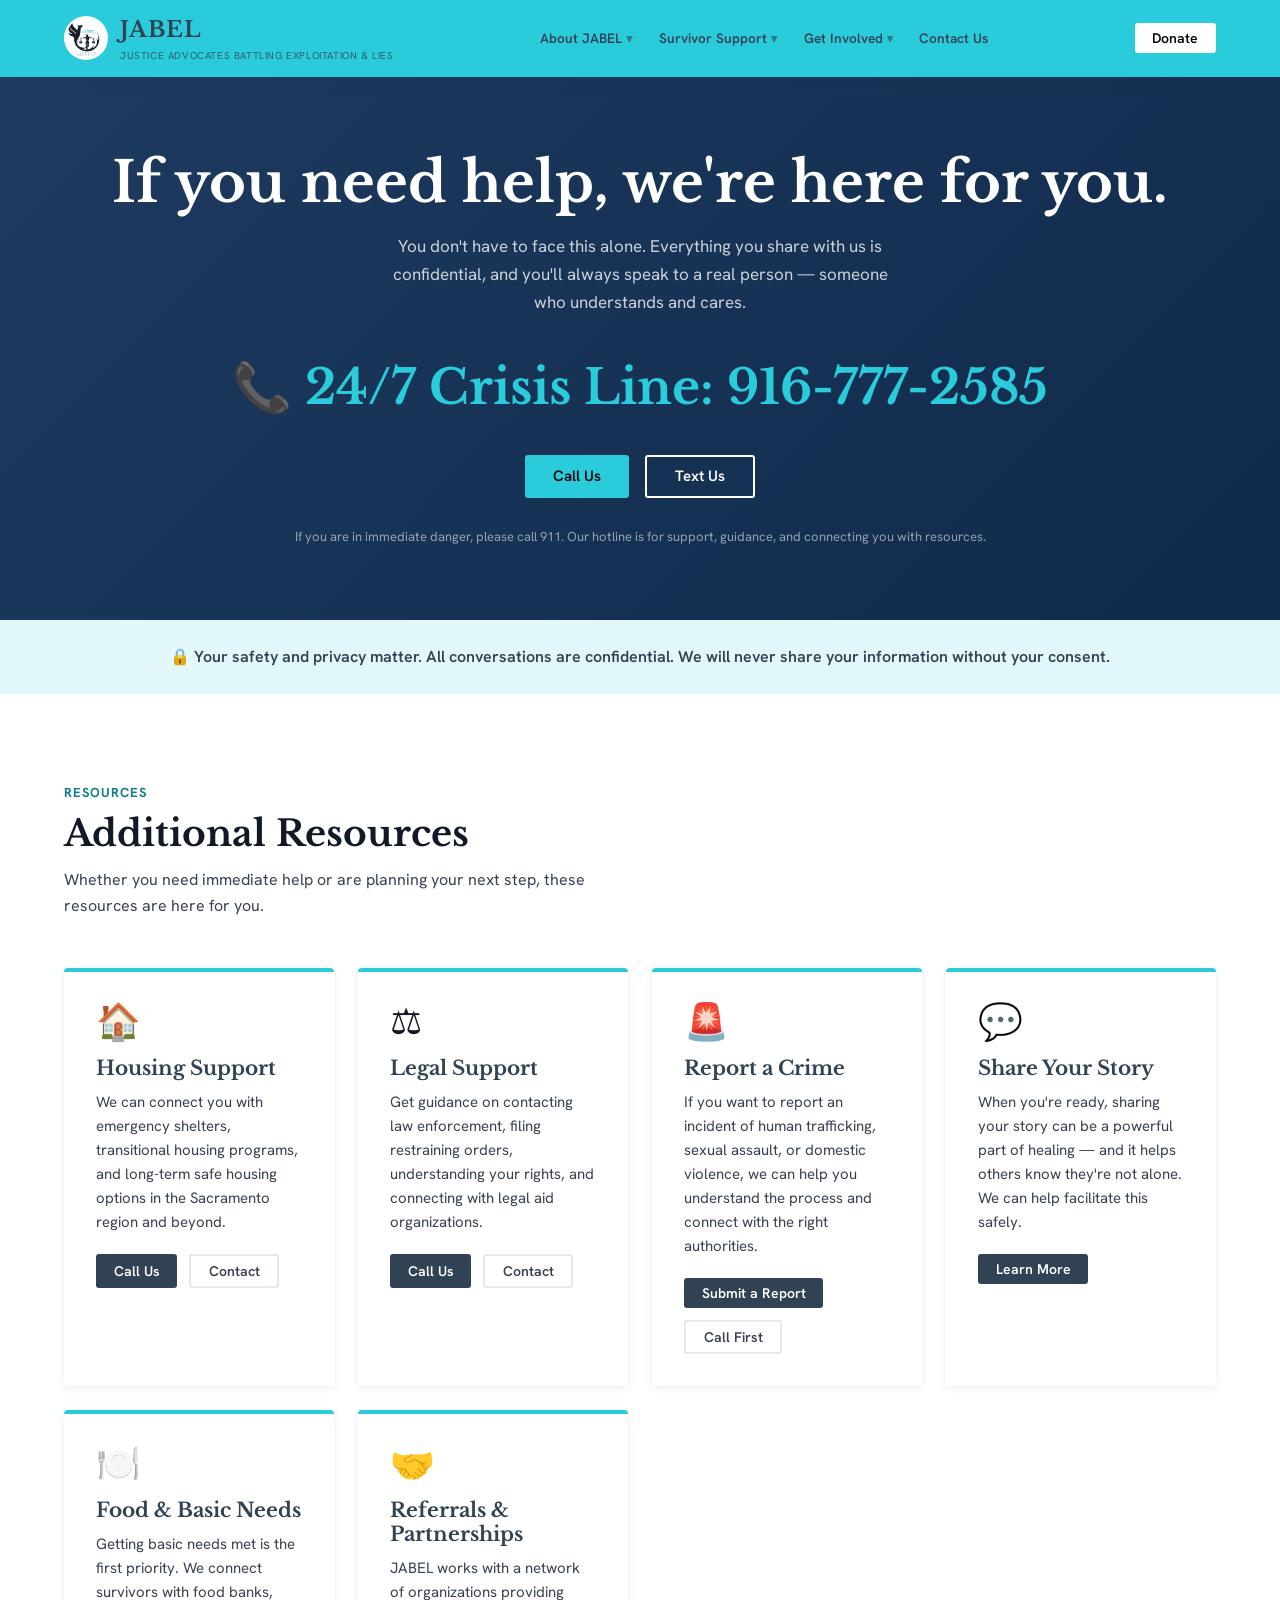
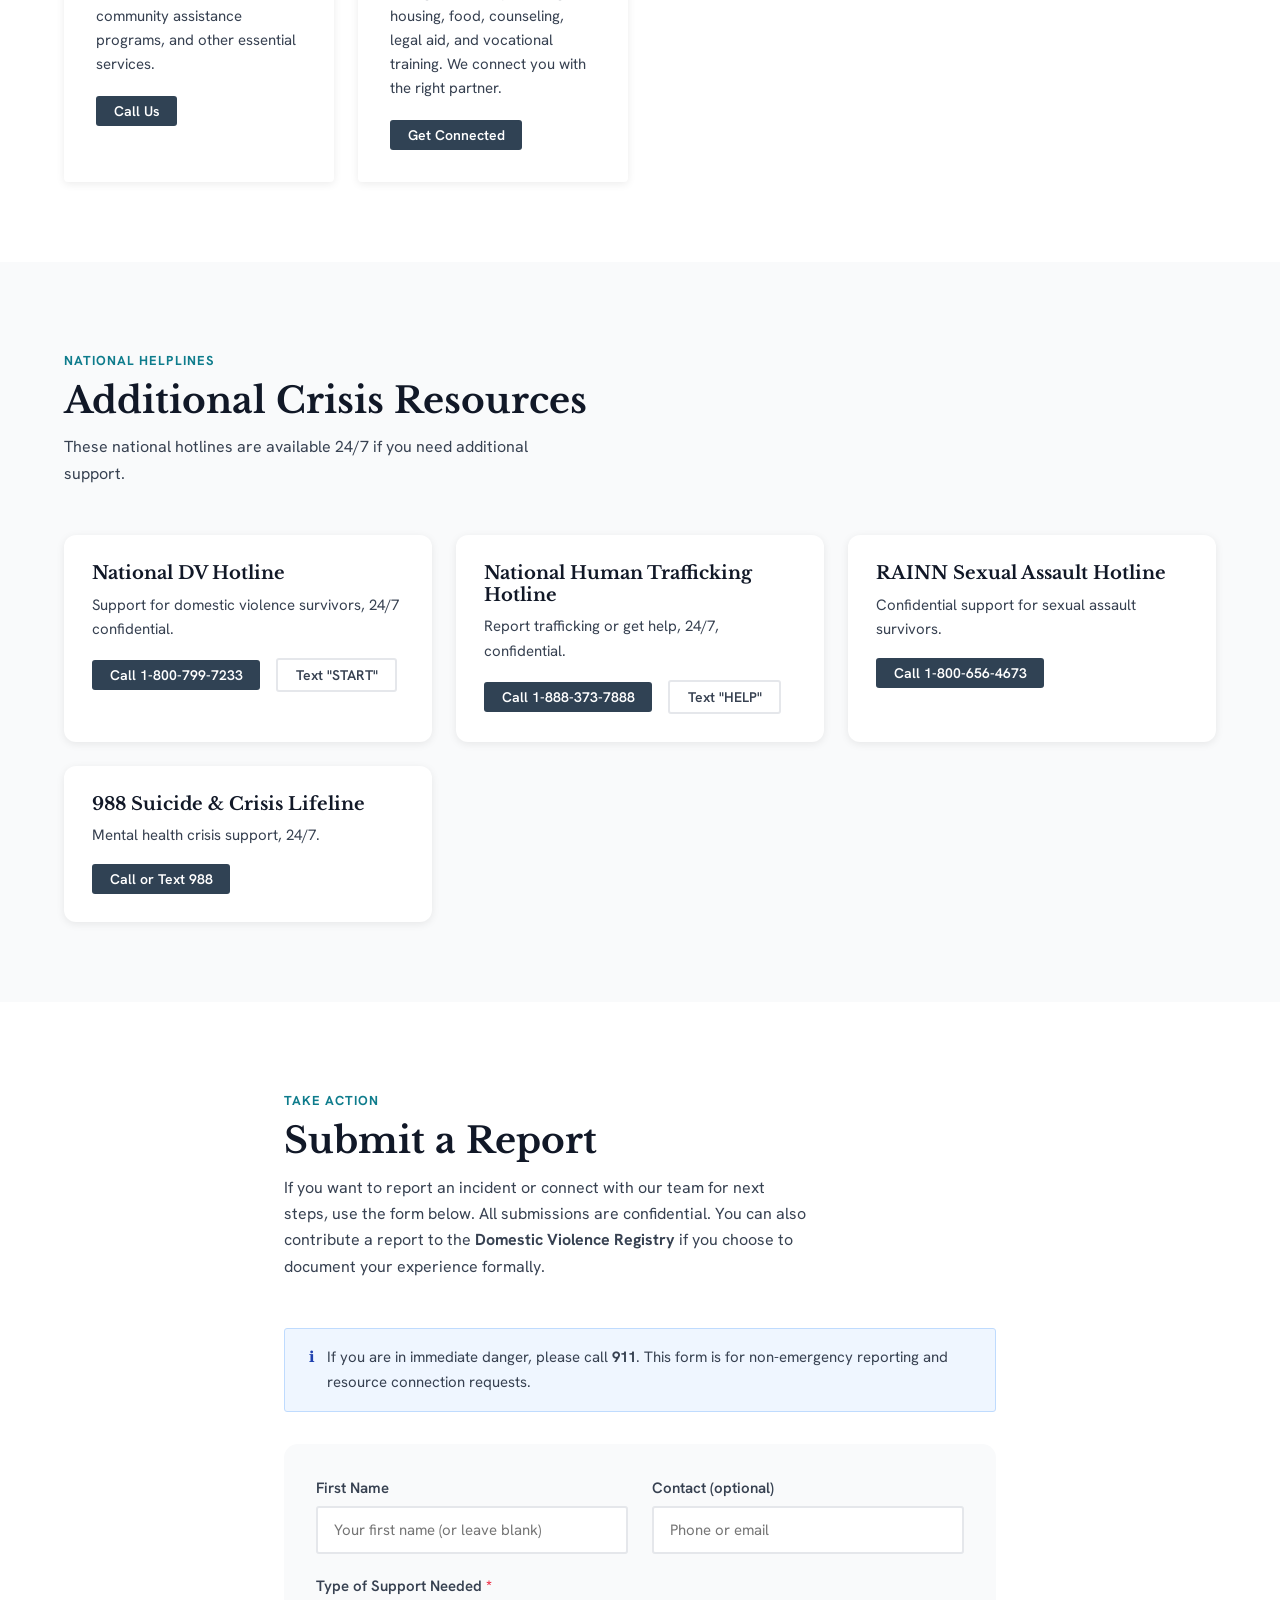
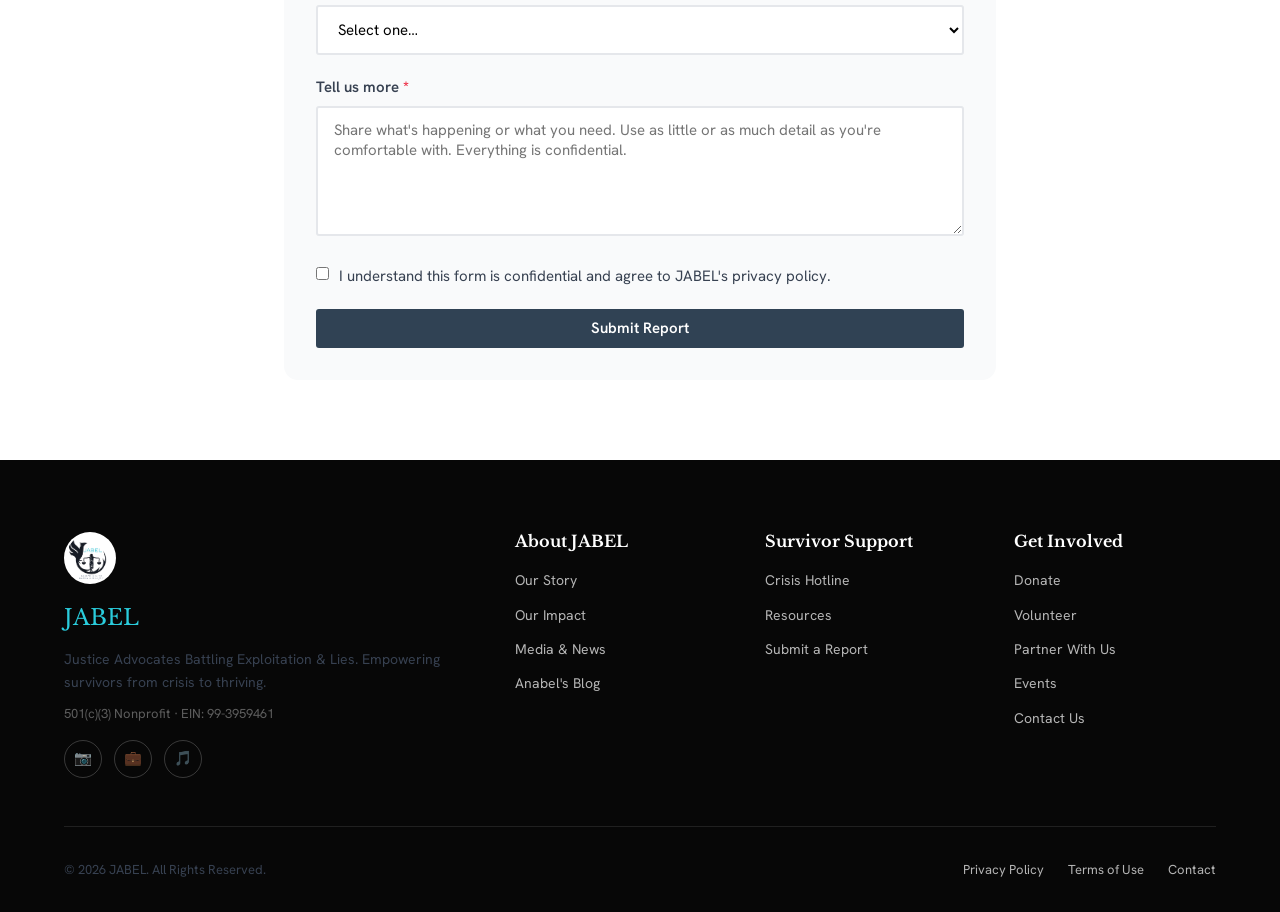
<file: survivor-support.html>
<!DOCTYPE html>
<html lang="en">
<head>
  <meta charset="UTF-8" />
  <meta name="viewport" content="width=device-width, initial-scale=1.0" />
  <meta name="description" content="If you need help, JABEL is here. 24/7 crisis hotline, resources for housing, legal support, and more — confidential and compassionate." />
  <title>Survivor Support — JABEL</title>
  <link rel="stylesheet" href="styles.css" />
  <link rel="icon" href="assets/logo.png" type="image/png" />
</head>
<body>

  <a href="#main-content" class="skip-link">Skip to main content</a>

  <!-- ── Navigation ─────────────────────────────────────── -->
  <nav class="nav" role="navigation" aria-label="Main navigation">
    <div class="nav__inner">
      <a href="index.html" class="nav__logo" aria-label="JABEL — Home">
        <img src="assets/logo.png" alt="" class="nav__logo-img" />
        <div>
          <div class="nav__logo-name">JABEL</div>
          <div class="nav__logo-tagline">Justice Advocates Battling Exploitation &amp; Lies</div>
        </div>
      </a>
      <ul class="nav__links" role="list">
        <li class="nav__item nav__item--dropdown">
          <a href="about.html">About JABEL <span class="chevron">▾</span></a>
          <ul class="nav__dropdown" role="list">
            <li><a href="about.html#our-story">Our Story</a></li>
            <li><a href="about.html#our-impact">Our Impact</a></li>
            <li><a href="about.html#media-news">Media &amp; News</a></li>
            <li><a href="about.html#anabels-blog">Anabel's Blog</a></li>
          </ul>
        </li>
        <li class="nav__item nav__item--dropdown">
          <a href="survivor-support.html" class="active">Survivor Support <span class="chevron">▾</span></a>
          <ul class="nav__dropdown" role="list">
            <li><a href="#crisis-hotline">Crisis Hotline</a></li>
            <li><a href="#resources">Resources</a></li>
            <li><a href="#submit-report">Submit a Report</a></li>
          </ul>
        </li>
        <li class="nav__item nav__item--dropdown">
          <a href="get-involved.html">Get Involved <span class="chevron">▾</span></a>
          <ul class="nav__dropdown" role="list">
            <li><a href="get-involved.html#events">Events</a></li>
            <li><a href="get-involved.html#volunteer">Volunteer</a></li>
            <li><a href="get-involved.html#partner">Partner</a></li>
          </ul>
        </li>
        <li class="nav__item"><a href="contact.html">Contact Us</a></li>
      </ul>
      <div class="nav__right">
        
        <a href="donate.html" class="btn btn--primary btn--sm">Donate</a>
        <button class="nav__hamburger" id="hamburger" aria-label="Toggle menu" aria-expanded="false" aria-controls="mobile-menu">
          <span></span><span></span><span></span>
        </button>
      </div>
    </div>
    <div class="nav__mobile" id="mobile-menu" aria-hidden="true">
      <a href="about.html" class="nav__mobile-link">About JABEL</a>
      <div class="nav__mobile-sub">
        <a href="about.html#our-story">Our Story</a>
        <a href="about.html#our-impact">Our Impact</a>
        <a href="about.html#media-news">Media &amp; News</a>
        <a href="about.html#anabels-blog">Anabel's Blog</a>
      </div>
      <a href="survivor-support.html" class="nav__mobile-link">Survivor Support</a>
      <div class="nav__mobile-sub">
        <a href="#crisis-hotline">Crisis Hotline</a>
        <a href="#resources">Resources</a>
        <a href="#submit-report">Submit a Report</a>
      </div>
      <a href="get-involved.html" class="nav__mobile-link">Get Involved</a>
      <div class="nav__mobile-sub">
        <a href="get-involved.html#events">Events</a>
        <a href="get-involved.html#volunteer">Volunteer</a>
        <a href="get-involved.html#partner">Partner</a>
      </div>
      <a href="contact.html" class="nav__mobile-link">Contact Us</a>
      <div class="nav__mobile-cta">
        <a href="donate.html" class="btn btn--primary" style="width:100%;justify-content:center;">Donate Now</a>
      </div>
    </div>
  </nav>

  <main id="main-content">

    <!-- ── Crisis Hotline Hero ─────────────────────────────── -->
    <section class="crisis-hero" id="crisis-hotline" aria-label="Crisis hotline">
      <h1>If you need help, we're here for you.</h1>
      <p class="crisis-hero__sub">
        You don't have to face this alone. Everything you share with us is confidential, and you'll always speak to a real person — someone who understands and cares.
      </p>
      <div>
        <a href="tel:9167772585" class="crisis-hero__number" aria-label="Call 916-777-2585">
          📞 24/7 Crisis Line: 916-777-2585
        </a>
      </div>
      <div class="crisis-hero__actions">
        <a href="tel:9167772585" class="btn btn--primary">Call Us</a>
        <a href="sms:9167772585" class="btn btn--secondary">Text Us</a>
      </div>
      <p style="color:rgba(255,255,255,.55);font-size:.8125rem;margin-top:1.75rem;">
        If you are in immediate danger, please call 911. Our hotline is for support, guidance, and connecting you with resources.
      </p>
    </section>

    <!-- ── Reassurance strip ──────────────────────────────── -->
    <div style="background:var(--teal-light);padding:1.5rem;text-align:center;">
      <div class="container">
        <p style="color:var(--navy);font-weight:600;">
          🔒 Your safety and privacy matter. All conversations are confidential. We will never share your information without your consent.
        </p>
      </div>
    </div>

    <!-- ── Resource Cards ──────────────────────────────────── -->
    <section class="section" id="resources">
      <div class="container">
        <div class="section-header">
          <p class="section-label">Resources</p>
          <h2>Additional Resources</h2>
          <p>Whether you need immediate help or are planning your next step, these resources are here for you.</p>
        </div>
        <div class="resource-cards">
          <div class="resource-card">
            <div class="resource-card__icon">🏠</div>
            <h3 class="resource-card__title">Housing Support</h3>
            <p class="resource-card__desc">
              We can connect you with emergency shelters, transitional housing programs, and long-term safe housing options in the Sacramento region and beyond.
            </p>
            <div class="resource-card__actions">
              <a href="tel:9167772585" class="btn btn--dark btn--sm">Call Us</a>
              <a href="contact.html" class="btn btn--ghost btn--sm">Contact</a>
            </div>
          </div>
          <div class="resource-card">
            <div class="resource-card__icon">⚖️</div>
            <h3 class="resource-card__title">Legal Support</h3>
            <p class="resource-card__desc">
              Get guidance on contacting law enforcement, filing restraining orders, understanding your rights, and connecting with legal aid organizations.
            </p>
            <div class="resource-card__actions">
              <a href="tel:9167772585" class="btn btn--dark btn--sm">Call Us</a>
              <a href="contact.html" class="btn btn--ghost btn--sm">Contact</a>
            </div>
          </div>
          <div class="resource-card">
            <div class="resource-card__icon">🚨</div>
            <h3 class="resource-card__title">Report a Crime</h3>
            <p class="resource-card__desc">
              If you want to report an incident of human trafficking, sexual assault, or domestic violence, we can help you understand the process and connect with the right authorities.
            </p>
            <div class="resource-card__actions">
              <a href="#submit-report" class="btn btn--dark btn--sm">Submit a Report</a>
              <a href="tel:9167772585" class="btn btn--ghost btn--sm">Call First</a>
            </div>
          </div>
          <div class="resource-card">
            <div class="resource-card__icon">💬</div>
            <h3 class="resource-card__title">Share Your Story</h3>
            <p class="resource-card__desc">
              When you're ready, sharing your story can be a powerful part of healing — and it helps others know they're not alone. We can help facilitate this safely.
            </p>
            <div class="resource-card__actions">
              <a href="get-involved.html#share-story" class="btn btn--dark btn--sm">Learn More</a>
            </div>
          </div>
          <div class="resource-card">
            <div class="resource-card__icon">🍽️</div>
            <h3 class="resource-card__title">Food &amp; Basic Needs</h3>
            <p class="resource-card__desc">
              Getting basic needs met is the first priority. We connect survivors with food banks, community assistance programs, and other essential services.
            </p>
            <div class="resource-card__actions">
              <a href="tel:9167772585" class="btn btn--dark btn--sm">Call Us</a>
            </div>
          </div>
          <div class="resource-card">
            <div class="resource-card__icon">🤝</div>
            <h3 class="resource-card__title">Referrals &amp; Partnerships</h3>
            <p class="resource-card__desc">
              JABEL works with a network of organizations providing housing, food, counseling, legal aid, and vocational training. We connect you with the right partner.
            </p>
            <div class="resource-card__actions">
              <a href="contact.html" class="btn btn--dark btn--sm">Get Connected</a>
            </div>
          </div>
        </div>
      </div>
    </section>

    <!-- ── National Resources ─────────────────────────────── -->
    <section class="section section--alt">
      <div class="container">
        <div class="section-header">
          <p class="section-label">National Helplines</p>
          <h2>Additional Crisis Resources</h2>
          <p>These national hotlines are available 24/7 if you need additional support.</p>
        </div>
        <div class="grid-2">
          <div style="background:var(--white);border-radius:12px;padding:1.75rem;box-shadow:var(--shadow);">
            <h4 style="margin-bottom:.5rem;">National DV Hotline</h4>
            <p style="font-size:.9375rem;margin-bottom:1rem;">Support for domestic violence survivors, 24/7 confidential.</p>
            <a href="tel:18007997233" class="btn btn--dark btn--sm" style="margin-right:.75rem;">Call 1-800-799-7233</a>
            <a href="sms:+18007993534" class="btn btn--ghost btn--sm">Text "START"</a>
          </div>
          <div style="background:var(--white);border-radius:12px;padding:1.75rem;box-shadow:var(--shadow);">
            <h4 style="margin-bottom:.5rem;">National Human Trafficking Hotline</h4>
            <p style="font-size:.9375rem;margin-bottom:1rem;">Report trafficking or get help, 24/7, confidential.</p>
            <a href="tel:18883737888" class="btn btn--dark btn--sm" style="margin-right:.75rem;">Call 1-888-373-7888</a>
            <a href="sms:+1233733" class="btn btn--ghost btn--sm">Text "HELP"</a>
          </div>
          <div style="background:var(--white);border-radius:12px;padding:1.75rem;box-shadow:var(--shadow);">
            <h4 style="margin-bottom:.5rem;">RAINN Sexual Assault Hotline</h4>
            <p style="font-size:.9375rem;margin-bottom:1rem;">Confidential support for sexual assault survivors.</p>
            <a href="tel:18006564673" class="btn btn--dark btn--sm">Call 1-800-656-4673</a>
          </div>
          <div style="background:var(--white);border-radius:12px;padding:1.75rem;box-shadow:var(--shadow);">
            <h4 style="margin-bottom:.5rem;">988 Suicide &amp; Crisis Lifeline</h4>
            <p style="font-size:.9375rem;margin-bottom:1rem;">Mental health crisis support, 24/7.</p>
            <a href="tel:988" class="btn btn--dark btn--sm" style="margin-right:.75rem;">Call or Text 988</a>
          </div>
        </div>
      </div>
    </section>

    <!-- ── Submit a Report / DV Registry ─────────────────── -->
    <section class="section" id="submit-report">
      <div class="container" style="max-width:760px;">
        <div class="section-header">
          <p class="section-label">Take Action</p>
          <h2>Submit a Report</h2>
          <p>
            If you want to report an incident or connect with our team for next steps, use the form below. All submissions are confidential. You can also contribute a report to the <strong>Domestic Violence Registry</strong> if you choose to document your experience formally.
          </p>
        </div>

        <div class="notice notice--info" style="margin-bottom:2rem;">
          <span>ℹ️</span>
          <p>If you are in immediate danger, please call <strong>911</strong>. This form is for non-emergency reporting and resource connection requests.</p>
        </div>

        <form id="contact-form" style="background:var(--gray-50);padding:2rem;border-radius:14px;" aria-label="Report form">
          <div class="form-row">
            <div class="form-group">
              <label class="form-label" for="report-name">First Name</label>
              <input class="form-input" type="text" id="report-name" placeholder="Your first name (or leave blank)" autocomplete="given-name" />
            </div>
            <div class="form-group">
              <label class="form-label" for="report-contact">Contact (optional)</label>
              <input class="form-input" type="text" id="report-contact" placeholder="Phone or email" />
            </div>
          </div>
          <div class="form-group">
            <label class="form-label" for="report-type">Type of Support Needed <span>*</span></label>
            <select class="form-select" id="report-type" required>
              <option value="">Select one…</option>
              <option>I need immediate help / resources</option>
              <option>I want to report an incident</option>
              <option>I want to contribute to the DV Registry</option>
              <option>I need a referral to another organization</option>
              <option>Other</option>
            </select>
          </div>
          <div class="form-group">
            <label class="form-label" for="report-details">Tell us more <span>*</span></label>
            <textarea class="form-textarea" id="report-details" required placeholder="Share what's happening or what you need. Use as little or as much detail as you're comfortable with. Everything is confidential."></textarea>
          </div>
          <div class="form-group">
            <label style="display:flex;gap:.625rem;align-items:flex-start;cursor:pointer;font-size:.9375rem;color:var(--gray-700);">
              <input type="checkbox" style="margin-top:3px;accent-color:var(--teal);" />
              I understand this form is confidential and agree to JABEL's privacy policy.
            </label>
          </div>
          <button type="submit" class="btn btn--dark" style="width:100%;justify-content:center;">Submit Report</button>
        </form>
      </div>
    </section>

  </main>

  <!-- ── Footer ──────────────────────────────────────────────── -->
  <footer class="footer" role="contentinfo">
    <div class="container">
      <div class="footer__grid">
        <div class="footer__brand">
          <img src="assets/logo.png" alt="JABEL Logo" class="footer__logo" />
          <div class="footer__brand-name">JABEL</div>
          <p>Justice Advocates Battling Exploitation &amp; Lies. Empowering survivors from crisis to thriving.</p>
          <p class="ein">501(c)(3) Nonprofit · EIN: 99-3959461</p>
          <div class="footer__social" aria-label="Social media links">
            <a href="https://www.instagram.com/jamie.anabel.jabel" target="_blank" rel="noopener" aria-label="Instagram">📷</a>
            <a href="https://www.linkedin.com/in/1anabelvelasquez/" target="_blank" rel="noopener" aria-label="LinkedIn">💼</a>
            <a href="https://www.tiktok.com/@jabel.jamie.anabel" target="_blank" rel="noopener" aria-label="TikTok">🎵</a>
          </div>
        </div>
        <div class="footer__col">
          <h4>About JABEL</h4>
          <ul>
            <li><a href="about.html#our-story">Our Story</a></li>
            <li><a href="about.html#our-impact">Our Impact</a></li>
            <li><a href="about.html#media-news">Media &amp; News</a></li>
            <li><a href="about.html#anabels-blog">Anabel's Blog</a></li>
          </ul>
        </div>
        <div class="footer__col">
          <h4>Survivor Support</h4>
          <ul>
            <li><a href="#crisis-hotline">Crisis Hotline</a></li>
            <li><a href="#resources">Resources</a></li>
            <li><a href="#submit-report">Submit a Report</a></li>
          </ul>
        </div>
        <div class="footer__col">
          <h4>Get Involved</h4>
          <ul>
            <li><a href="donate.html">Donate</a></li>
            <li><a href="get-involved.html#volunteer">Volunteer</a></li>
            <li><a href="get-involved.html#partner">Partner With Us</a></li>
            <li><a href="get-involved.html#events">Events</a></li>
            <li><a href="contact.html">Contact Us</a></li>
          </ul>
        </div>
      </div>
      <div class="footer__bottom">
        <p>© 2026 JABEL. All Rights Reserved.</p>
        <div class="footer__bottom-links">
          <a href="#">Privacy Policy</a>
          <a href="#">Terms of Use</a>
          <a href="contact.html">Contact</a>
        </div>
      </div>
    </div>
  </footer>

  <script src="script.js"></script>
</body>
</html>
</file>
<file: styles.css>
/* =============================================================
   JABEL Website — Shared Stylesheet
   Justice Advocates Battling Exploitation & Lies
   Palette & type matched to the JABEL Canva site:
     Teal  #2ACCDC | Slate #304254 | Red #ED132E
     Ink   #070707 | Off-white #EFEFEF
     Display: Libre Baskerville · Body: Hanken Grotesk
   ============================================================= */

@import url('https://fonts.googleapis.com/css2?family=Hanken+Grotesk:wght@400;500;600;700;800&family=Libre+Baskerville:ital,wght@0,400;0,700;1,400&display=swap');

/* ── Variables ─────────────────────────────────────────────── */
:root {
  /* Slate replaces the old navy (lighter, bluer dark tone) */
  --navy:        #304254;
  --navy-light:  #3E5468;
  /* Bright cyan-teal from the Canva hero accent */
  --teal:        #2ACCDC;
  --teal-hover:  #1DB4C4;
  --teal-dark:   #0E7C8C;   /* AA-readable teal for text on light bg */
  --teal-light:  #E2F7FA;
  /* Brand red — the "Lies" accent / urgency colour */
  --red:         #ED132E;
  --red-hover:   #C70F26;
  --ink:         #070707;   /* near-black for footer / deep panels */
  --off-white:   #EFEFEF;
  --white:       #FFFFFF;
  --gray-50:     #F9FAFB;
  --gray-100:    #F3F4F6;
  --gray-200:    #E5E7EB;
  --gray-400:    #9CA3AF;
  --gray-500:    #6B7280;
  --gray-700:    #374151;
  --gray-900:    #111827;
  --crisis-bg:   #FEECEE;
  --crisis-text: #ED132E;
  --font-body:   'Hanken Grotesk', system-ui, -apple-system, sans-serif;
  --font-head:   'Libre Baskerville', Georgia, serif;
  --max-w:       1200px;
  --r:           3px;
  --shadow:      0 2px 8px rgba(0,0,0,.08);
  --shadow-lg:   0 8px 32px rgba(0,0,0,.14);
  --transition:  0.18s ease;
}

/* ── Reset & Base ──────────────────────────────────────────── */
*, *::before, *::after { box-sizing: border-box; margin: 0; padding: 0; }
html { font-size: 16px; scroll-behavior: smooth; -webkit-font-smoothing: antialiased; }
body { font-family: var(--font-body); color: var(--gray-900); background: var(--white); line-height: 1.65; }
img { max-width: 100%; height: auto; display: block; }
a { color: inherit; text-decoration: none; }
ul { list-style: none; }
button { cursor: pointer; border: none; background: none; font-family: inherit; font-size: inherit; }
input, textarea, select { font-family: inherit; font-size: inherit; }

/* ── Typography ────────────────────────────────────────────── */
h1, h2, h3, h4 { font-family: var(--font-head); line-height: 1.2; color: var(--gray-900); }
h1 { font-size: clamp(2rem,    5vw, 3.5rem); }
h2 { font-size: clamp(1.5rem,  3vw, 2.25rem); }
h3 { font-size: clamp(1.125rem,2vw, 1.5rem); }
h4 { font-size: 1.125rem; }
p  { color: var(--gray-700); }

/* ── Layout Utilities ──────────────────────────────────────── */
.container    { max-width: var(--max-w); margin: 0 auto; padding: 0 1.5rem; }
.section      { padding: 5rem 0; }
.section--alt { background: var(--gray-50); }
.section--navy { background: var(--navy); color: var(--white); }
.section--navy h1, .section--navy h2, .section--navy h3, .section--navy h4 { color: var(--white); }
.section--navy p { color: rgba(255,255,255,.75); }
.section--teal-light { background: var(--teal-light); }
.text-center { text-align: center; }
.text-teal   { color: var(--teal); }
.text-red    { color: var(--red); }
.text-navy   { color: var(--navy); }
.mt-1 { margin-top: .5rem; }
.mt-2 { margin-top: 1rem; }
.mt-3 { margin-top: 1.5rem; }
.mt-4 { margin-top: 2rem; }
.mt-6 { margin-top: 3rem; }
.mb-4 { margin-bottom: 2rem; }

/* ── Buttons ───────────────────────────────────────────────── */
.btn {
  display: inline-flex; align-items: center; gap: .5rem;
  padding: .75rem 1.75rem; border-radius: var(--r);
  font-weight: 600; font-size: .9375rem; line-height: 1;
  transition: all var(--transition); white-space: nowrap;
}
.btn--sm { padding: .5rem 1.1rem; font-size: .875rem; }
.btn--primary  { background: var(--teal); color: var(--ink); }
.btn--primary:hover { background: var(--teal-hover); transform: translateY(-1px); }
.btn--secondary { background: transparent; color: var(--white); border: 2px solid var(--white); }
.btn--secondary:hover { background: var(--white); color: var(--ink); }
.btn--dark  { background: var(--navy); color: var(--white); }
.btn--dark:hover { background: var(--navy-light); transform: translateY(-1px); }
.btn--outline { background: transparent; color: var(--teal-dark); border: 2px solid var(--teal); }
.btn--outline:hover { background: var(--teal); color: var(--ink); }
.btn--ghost { background: transparent; color: var(--gray-700); border: 2px solid var(--gray-200); }
.btn--ghost:hover { border-color: var(--teal); color: var(--teal-dark); }
.btn--red, .btn--danger { background: var(--red); color: var(--white); }
.btn--red:hover, .btn--danger:hover { background: var(--red-hover); transform: translateY(-1px); }

/* ── Section Header ─────────────────────────────────────────── */
.section-header { margin-bottom: 3rem; }
.section-header--center { text-align: center; }
.section-label {
  font-size: .8125rem; font-weight: 700;
  text-transform: uppercase; letter-spacing: .08em;
  color: var(--teal-dark); margin-bottom: .5rem;
}
.section-header h2 { margin-bottom: .75rem; }
.section-header p { max-width: 58ch; margin-top: .5rem; }
.section-header--center p { margin-left: auto; margin-right: auto; }

/* ── Navigation ─────────────────────────────────────────────── */
.nav {
  position: sticky; top: 0; z-index: 200;
  background: var(--teal);
  box-shadow: 0 2px 12px rgba(48,66,84,.18);
}
.nav__inner {
  display: flex; align-items: center; justify-content: space-between;
  max-width: var(--max-w); margin: 0 auto;
  padding: .75rem 1.5rem; gap: 1rem;
}
.nav__logo { display: flex; align-items: center; gap: .75rem; flex-shrink: 0; }
.nav__logo-img {
  height: 44px; width: 44px; object-fit: contain;
  background: var(--white); border-radius: 50%; padding: 2px;
}
.nav__logo-name {
  font-family: var(--font-head); color: var(--navy);
  font-size: 1.375rem; font-weight: 700; letter-spacing: .02em;
}
.nav__logo-tagline {
  font-size: .625rem; color: rgba(48,66,84,.8);
  text-transform: uppercase; letter-spacing: .06em;
  display: none;
}
@media (min-width: 600px) { .nav__logo-tagline { display: block; } }

/* Desktop nav links */
.nav__links {
  display: none; gap: .125rem; align-items: center;
  flex: 1; justify-content: center;
}
@media (min-width: 960px) { .nav__links { display: flex; } }
.nav__item { position: relative; }
.nav__item > a {
  display: flex; align-items: center; gap: .25rem;
  color: var(--navy); padding: .5rem .75rem;
  border-radius: 6px; font-size: .85rem; font-weight: 600;
  white-space: nowrap;
  transition: color var(--transition), background var(--transition);
}
.nav__item > a:hover, .nav__item > a.active { color: var(--navy); background: transparent; }
.nav__item > a .chevron { font-size: .85rem; transition: transform var(--transition); opacity: .6; }
.nav__item:hover > a .chevron { transform: rotate(180deg); }

/* Dropdowns */
.nav__dropdown {
  position: absolute; top: calc(100% + .25rem); left: 0;
  background: var(--white); border-radius: 4px;
  box-shadow: var(--shadow-lg); min-width: 200px;
  opacity: 0; visibility: hidden; transform: translateY(-6px);
  transition: all var(--transition); z-index: 100;
  border: 1px solid var(--gray-200);
}
.nav__item:hover .nav__dropdown { opacity: 1; visibility: visible; transform: translateY(0); }
.nav__dropdown li a {
  display: block; padding: .625rem 1.25rem;
  color: var(--gray-700); font-size: .875rem; font-weight: 500;
  transition: color var(--transition), background var(--transition);
}
.nav__dropdown li:first-child a { border-radius: 4px 4px 0 0; }
.nav__dropdown li:last-child  a { border-radius: 0 0 4px 4px; }
.nav__dropdown li a:hover { background: var(--teal-light); color: var(--navy); }

/* Nav right side */
.nav__right { display: flex; align-items: center; gap: .75rem; flex-shrink: 0; }
.nav__phone { display: none; }
/* Donate CTA needs contrast against the teal bar → solid white pill */
.nav .btn--primary { background: var(--white); color: var(--ink); }
.nav .btn--primary:hover { background: var(--ink); color: var(--white); }
.nav__hamburger { display: flex; flex-direction: column; gap: 5px; padding: 6px; border-radius: 6px; }
@media (min-width: 960px) { .nav__hamburger { display: none; } }
.nav__hamburger span { display: block; width: 22px; height: 2px; background: var(--navy); border-radius: 2px; transition: all var(--transition); }
.nav__hamburger.open span:nth-child(1) { transform: translateY(7px) rotate(45deg); }
.nav__hamburger.open span:nth-child(2) { opacity: 0; }
.nav__hamburger.open span:nth-child(3) { transform: translateY(-7px) rotate(-45deg); }

/* Mobile menu */
.nav__mobile { display: none; background: var(--navy-light); border-top: 1px solid rgba(255,255,255,.1); }
.nav__mobile.open { display: block; }
.nav__mobile-link {
  display: block; color: rgba(255,255,255,.85); padding: .875rem 1.5rem;
  border-bottom: 1px solid rgba(255,255,255,.06); font-weight: 500;
  font-size: .9375rem; transition: color var(--transition);
}
.nav__mobile-link:hover { color: var(--teal); }
.nav__mobile-sub { background: rgba(0,0,0,.15); }
.nav__mobile-sub a {
  display: block; color: rgba(255,255,255,.65); padding: .625rem 2.25rem;
  font-size: .875rem; border-bottom: 1px solid rgba(255,255,255,.04);
  transition: color var(--transition);
}
.nav__mobile-sub a:hover { color: var(--teal); }
.nav__mobile-cta { padding: 1rem 1.5rem; }

/* ── Crisis Bar ─────────────────────────────────────────────── */
.crisis-bar {
  background: var(--red);
  color: var(--white);
  text-align: center;
  padding: 1rem 1.5rem;
  font-size: 1rem;
  font-weight: 700;
  letter-spacing: .01em;
  border-bottom: 3px solid var(--red-hover);
  box-shadow: 0 2px 8px rgba(237,19,46,.35);
}
.crisis-bar a {
  color: var(--white);
  text-decoration: underline;
  text-underline-offset: 3px;
  font-size: 1.125rem;
}

/* ── Hero ───────────────────────────────────────────────────── */
.hero {
  position: relative; overflow: hidden; color: var(--white);
  padding: 7rem 1.5rem 7.5rem;
  background-image:
    linear-gradient(rgba(0,0,0,.55), rgba(0,0,0,.55)),
    url('https://images.unsplash.com/photo-1770892142083-8974a6dcf67e?auto=format&fit=crop&w=1600&q=80');
  background-size: cover;
  background-position: center;
  background-repeat: no-repeat;
}
.hero__inner {
  max-width: 800px; margin: 0 auto;
  text-align: center;
  position: relative;
}
.hero h1 { color: var(--white); margin-bottom: 1.25rem; line-height: 1.15; }
.hero h1 .a-red  { color: var(--red); }
.hero h1 .a-teal { color: var(--teal); }
.hero__sub { color: rgba(255,255,255,.85); font-size: 1.125rem; margin-bottom: 2rem; max-width: 50ch; margin-left: auto; margin-right: auto; }
.hero__actions { display: flex; flex-wrap: wrap; gap: 1rem; justify-content: center; }

/* ── Crisis Section (Survivor Support page) ────────────────── */
.crisis-hero {
  background: linear-gradient(135deg, #1e3a5f 0%, #0f2a4a 100%);
  color: var(--white); text-align: center; padding: 4.5rem 1.5rem;
}
.crisis-hero h1 { color: var(--white); margin-bottom: 1rem; }
.crisis-hero__sub { color: rgba(255,255,255,.78); font-size: 1.0625rem; max-width: 52ch; margin: 0 auto 2rem; }
.crisis-hero__number {
  font-family: var(--font-head); font-size: clamp(2rem, 5vw, 3rem);
  color: var(--teal); font-weight: 700; text-decoration: none;
  display: inline-block; margin-bottom: 1.75rem;
  transition: opacity var(--transition);
}
.crisis-hero__number:hover { opacity: .85; }
.crisis-hero__actions { display: flex; justify-content: center; gap: 1rem; flex-wrap: wrap; }

/* ── Two-column layout ──────────────────────────────────────── */
.two-col { display: grid; grid-template-columns: 1fr; gap: 3.5rem; align-items: center; }
@media (min-width: 768px) { .two-col { grid-template-columns: 1fr 1fr; } }
.two-col--60-40 { grid-template-columns: 1fr; }
@media (min-width: 768px) { .two-col--60-40 { grid-template-columns: 60fr 40fr; } }
.two-col--start { align-items: start; }

/* ── Resource Cards ─────────────────────────────────────────── */
.resource-cards { display: grid; grid-template-columns: repeat(auto-fill, minmax(260px, 1fr)); gap: 1.5rem; }
.resource-card {
  background: var(--white); border-radius: 4px; box-shadow: var(--shadow);
  padding: 2rem; border-top: 4px solid var(--teal);
  transition: box-shadow var(--transition), transform var(--transition);
}
.resource-card:hover { box-shadow: var(--shadow-lg); transform: translateY(-3px); }
.resource-card__icon { font-size: 2.25rem; margin-bottom: 1rem; line-height: 1; }
.resource-card__title { font-family: var(--font-head); font-size: 1.25rem; color: var(--navy); margin-bottom: .625rem; }
.resource-card__desc { color: var(--gray-700); font-size: .9375rem; line-height: 1.6; margin-bottom: 1.25rem; }
.resource-card__actions { display: flex; gap: .75rem; flex-wrap: wrap; }

/* ── Grid layouts ───────────────────────────────────────────── */
.grid-3 { display: grid; grid-template-columns: repeat(auto-fill, minmax(280px, 1fr)); gap: 1.5rem; }
.grid-2 { display: grid; grid-template-columns: repeat(auto-fill, minmax(300px, 1fr)); gap: 1.5rem; }

/* ── Cards ──────────────────────────────────────────────────── */
.card {
  background: var(--white); border-radius: 4px; box-shadow: var(--shadow);
  overflow: hidden; transition: box-shadow var(--transition), transform var(--transition);
}
.card:hover { box-shadow: var(--shadow-lg); transform: translateY(-3px); }
.card__img {
  aspect-ratio: 16/9; background: var(--gray-100);
  display: flex; align-items: center; justify-content: center;
  color: var(--gray-400); overflow: hidden;
}
.card__img img { width: 100%; height: 100%; object-fit: cover; }
.card__body { padding: 1.5rem; }
.card__label { font-size: .75rem; font-weight: 700; text-transform: uppercase; letter-spacing: .06em; color: var(--teal-dark); margin-bottom: .5rem; }
.card__title { font-family: var(--font-head); font-size: 1.125rem; color: var(--gray-900); margin-bottom: .5rem; line-height: 1.3; }
.card__excerpt { font-size: .875rem; color: var(--gray-500); line-height: 1.55; }
.card__footer { padding: .875rem 1.5rem; border-top: 1px solid var(--gray-200); display: flex; align-items: center; justify-content: space-between; }
.card__date { font-size: .8125rem; color: var(--gray-400); }
.card__link { font-size: .875rem; font-weight: 600; color: var(--teal-dark); transition: color var(--transition); }
.card__link:hover { color: var(--navy); }

/* ── Blog cards ─────────────────────────────────────────────── */
.blog-header { display: flex; align-items: center; justify-content: space-between; margin-bottom: 2rem; flex-wrap: wrap; gap: 1rem; }
.blog-badge {
  background: var(--teal-light); color: var(--teal-dark);
  font-size: .75rem; font-weight: 700; padding: .25rem .875rem;
  border-radius: 20px; text-transform: uppercase; letter-spacing: .05em;
}
#blog-grid.loading { opacity: .5; pointer-events: none; }

/* ── Stats ──────────────────────────────────────────────────── */
.stats-row { display: grid; grid-template-columns: repeat(auto-fit, minmax(150px, 1fr)); gap: 2rem; }
.stat { text-align: center; }
.stat__num { font-family: var(--font-head); font-size: 3rem; color: var(--teal); line-height: 1; }
.stat__label { font-size: .875rem; color: rgba(255,255,255,.7); margin-top: .375rem; }
.stat--light .stat__label { color: var(--gray-500); }

/* ── Quote ──────────────────────────────────────────────────── */
.quote {
  position: relative; padding: 2rem 2rem 2rem 4rem;
  background: var(--teal-light); border-radius: 4px;
  border-left: 4px solid var(--teal);
}
.quote::before {
  content: '\201C'; font-family: var(--font-head); font-size: 6rem;
  color: var(--teal); position: absolute; left: .625rem; top: -.75rem;
  line-height: 1;
}
.quote__text { font-family: var(--font-head); font-style: italic; font-size: 1.25rem; color: var(--navy); line-height: 1.55; }
.quote__attr { margin-top: 1rem; font-size: .875rem; font-weight: 600; color: var(--gray-700); }

/* ── Sponsors / Partners ───────────────────────────────────── */
.partners-grid { display: flex; flex-wrap: wrap; gap: 2rem; align-items: center; justify-content: center; }
.partner-logo-box {
  display: flex; align-items: center; justify-content: center;
  height: 60px; padding: .5rem 1.25rem;
  background: var(--white); border-radius: 3px; box-shadow: var(--shadow);
  font-size: .875rem; font-weight: 600; color: var(--gray-500);
  transition: box-shadow var(--transition);
}
.partner-logo-box:hover { box-shadow: var(--shadow-lg); color: var(--navy); }

/* ── Candid Seal ────────────────────────────────────────────── */
.candid-row { display: flex; align-items: center; gap: 2rem; flex-wrap: wrap; }
.candid-badge {
  background: var(--teal-light); border: 2px solid var(--teal);
  border-radius: 4px; padding: 1.25rem 1.75rem;
  display: flex; align-items: center; gap: 1rem;
}
.candid-badge__icon { font-size: 2.5rem; }
.candid-badge__text strong { display: block; color: var(--navy); font-size: 1rem; }
.candid-badge__text span { font-size: .8125rem; color: var(--gray-500); }

/* ── Get Involved rows ──────────────────────────────────────── */
.involve-row {
  display: grid; grid-template-columns: 1fr; gap: 3rem;
  align-items: center; padding: 4rem 0; border-top: 1px solid var(--gray-200);
}
@media (min-width: 768px) { .involve-row { grid-template-columns: 1fr 1fr; } }
.involve-row:nth-child(even) { direction: rtl; }
.involve-row:nth-child(even) > * { direction: ltr; }
.involve-row__img {
  aspect-ratio: 4/3; background: var(--gray-100); border-radius: 4px;
  display: flex; align-items: center; justify-content: center;
  color: var(--gray-400); font-size: .875rem; overflow: hidden;
}
.involve-row__img img { width: 100%; height: 100%; object-fit: cover; }
.involve-row__label { color: var(--teal-dark); font-weight: 700; font-size: .8125rem; text-transform: uppercase; letter-spacing: .08em; margin-bottom: .75rem; }
.involve-row h2 { margin-bottom: 1rem; }
.involve-row p { margin-bottom: 1.5rem; }
.involve-row__actions { display: flex; flex-wrap: wrap; gap: .75rem; }

/* ── Events ─────────────────────────────────────────────────── */
.events-section { padding: 4rem 0; border-top: 1px solid var(--gray-200); }
.event-item {
  display: flex; gap: 1.5rem; align-items: flex-start;
  padding: 1.25rem; border-radius: 10px; transition: background var(--transition);
}
.event-item:hover { background: var(--gray-50); }
.event-item__date {
  flex-shrink: 0; width: 56px; text-align: center;
  background: var(--navy); color: var(--white); border-radius: 3px;
  padding: .5rem .25rem;
}
.event-item__month { font-size: .7rem; font-weight: 600; text-transform: uppercase; letter-spacing: .05em; color: var(--teal); }
.event-item__day { font-family: var(--font-head); font-size: 1.75rem; line-height: 1; color: var(--white); }
.event-item__body h4 { color: var(--gray-900); margin-bottom: .25rem; font-family: var(--font-head); }
.event-item__body p { font-size: .875rem; color: var(--gray-500); }
.events-past { margin-top: 2rem; padding-top: 2rem; border-top: 1px solid var(--gray-200); }
.events-past h3 { margin-bottom: 1rem; }
.events-past ul { list-style: disc; padding-left: 1.25rem; }
.events-past ul li { font-size: .9375rem; color: var(--gray-700); margin-bottom: .375rem; }

/* ── Donate Widget ──────────────────────────────────────────── */
.donate-widget {
  background: var(--white); border-radius: 4px; box-shadow: var(--shadow-lg);
  padding: 2.5rem; max-width: 440px; width: 100%;
}
.donate-widget h3 { margin-bottom: .375rem; }
.donate-widget__sub { color: var(--gray-500); font-size: .9375rem; margin-bottom: 1.75rem; }
.donate-tabs { display: flex; border: 2px solid var(--gray-200); border-radius: 3px; overflow: hidden; margin-bottom: 1.5rem; }
.donate-tab {
  flex: 1; padding: .625rem; background: var(--white); color: var(--gray-500);
  font-weight: 600; font-size: .875rem; text-align: center; transition: all var(--transition);
}
.donate-tab.active { background: var(--navy); color: var(--white); }
.donate-amounts { display: grid; grid-template-columns: repeat(3, 1fr); gap: .75rem; margin-bottom: 1.25rem; }
.donate-amount {
  padding: .75rem; border: 2px solid var(--gray-200); border-radius: 3px;
  background: var(--white); font-weight: 700; font-size: 1rem; color: var(--gray-700);
  transition: all var(--transition);
}
.donate-amount.active, .donate-amount:hover { border-color: var(--teal); color: var(--navy); background: var(--teal-light); }
.donate-custom-wrap { position: relative; margin-bottom: 1.5rem; }
.donate-custom-wrap .symbol {
  position: absolute; left: 1rem; top: 50%; transform: translateY(-50%);
  color: var(--gray-500); font-weight: 600; pointer-events: none;
}
.donate-custom {
  width: 100%; padding: .75rem 1rem .75rem 1.75rem;
  border: 2px solid var(--gray-200); border-radius: 3px;
  font-size: 1rem; transition: border-color var(--transition);
}
.donate-custom:focus { outline: none; border-color: var(--teal); }
.donate-submit {
  width: 100%; padding: 1rem; background: var(--teal); color: var(--navy);
  border-radius: 3px; font-weight: 700; font-size: 1.0625rem;
  transition: all var(--transition);
}
.donate-submit:hover { background: var(--teal-hover); color: var(--white); }
.donate-trust {
  display: flex; align-items: center; justify-content: center;
  gap: .5rem; margin-top: 1rem;
  font-size: .8125rem; color: var(--gray-400);
}

/* ── Forms ──────────────────────────────────────────────────── */
.form-group { margin-bottom: 1.25rem; }
.form-label { display: block; font-weight: 600; font-size: .9375rem; margin-bottom: .375rem; color: var(--gray-700); }
.form-label span { color: var(--red); }
.form-input, .form-select, .form-textarea {
  width: 100%; padding: .75rem 1rem;
  border: 2px solid var(--gray-200); border-radius: var(--r);
  font-size: .9375rem; transition: border-color var(--transition); background: var(--white);
}
.form-input:focus, .form-select:focus, .form-textarea:focus { outline: none; border-color: var(--teal); }
.form-textarea { resize: vertical; min-height: 130px; }
.form-row { display: grid; grid-template-columns: 1fr; gap: 0 1.5rem; }
@media (min-width: 600px) { .form-row { grid-template-columns: 1fr 1fr; } }

/* ── Page Header ────────────────────────────────────────────── */
.page-header { background: var(--navy); color: var(--white); padding: 4rem 1.5rem; }
.page-header__inner { max-width: var(--max-w); margin: 0 auto; }
.page-header__label { color: var(--teal); font-size: .8125rem; font-weight: 700; text-transform: uppercase; letter-spacing: .08em; margin-bottom: .75rem; }
.page-header h1 { color: var(--white); margin-bottom: 1rem; }
.page-header p { color: rgba(255,255,255,.75); font-size: 1.125rem; max-width: 56ch; }

/* ── Footer ─────────────────────────────────────────────────── */
.footer { background: var(--ink); color: rgba(255,255,255,.7); padding: 4.5rem 0 2rem; }
.footer__grid {
  display: grid; grid-template-columns: 1fr; gap: 3rem; margin-bottom: 3rem;
}
@media (min-width: 640px)  { .footer__grid { grid-template-columns: repeat(2, 1fr); } }
@media (min-width: 960px)  { .footer__grid { grid-template-columns: 2fr 1fr 1fr 1fr; } }
.footer__brand .footer__logo {
  height: 52px; width: 52px; object-fit: contain;
  background: var(--white); border-radius: 50%; padding: 2px; margin-bottom: 1rem;
}
.footer__brand-name { font-family: var(--font-head); color: var(--teal); font-size: 1.375rem; margin-bottom: .25rem; }
.footer__brand p { font-size: .875rem; line-height: 1.65; margin-top: .75rem; }
.footer__brand .ein { font-size: .8125rem; color: rgba(255,255,255,.35); margin-top: .5rem; }
.footer__col h4 { color: var(--white); font-size: 1rem; margin-bottom: 1rem; font-family: var(--font-head); }
.footer__col ul li { margin-bottom: .5rem; }
.footer__col ul li a { font-size: .875rem; transition: color var(--transition); }
.footer__col ul li a:hover { color: var(--teal); }
.footer__social { display: flex; gap: .75rem; margin-top: 1rem; }
.footer__social a {
  width: 38px; height: 38px; border: 1px solid rgba(255,255,255,.2); border-radius: 50%;
  display: flex; align-items: center; justify-content: center; font-size: .9rem;
  transition: all var(--transition);
}
.footer__social a:hover { border-color: var(--teal); color: var(--teal); }
.footer__bottom {
  border-top: 1px solid rgba(255,255,255,.1); padding-top: 2rem;
  display: flex; flex-wrap: wrap; gap: 1rem; align-items: center;
  justify-content: space-between; font-size: .8125rem;
}
.footer__bottom-links { display: flex; gap: 1.5rem; flex-wrap: wrap; }
.footer__bottom-links a:hover { color: var(--teal); }

/* ── Notice banners ─────────────────────────────────────────── */
.notice {
  padding: 1rem 1.5rem; border-radius: var(--r); font-size: .9375rem;
  display: flex; gap: .75rem; align-items: flex-start;
}
.notice--info { background: #EFF6FF; border: 1px solid #BFDBFE; color: #1E40AF; }
.notice--warning { background: #FFFBEB; border: 1px solid #FDE68A; color: #92400E; }
.notice--success { background: #F0FDF4; border: 1px solid #BBF7D0; color: #166534; }

/* ── Video placeholder ──────────────────────────────────────── */
.video-placeholder {
  aspect-ratio: 16/9; background: var(--gray-100); border-radius: 4px;
  display: flex; flex-direction: column; align-items: center; justify-content: center;
  gap: 1rem; color: var(--gray-400); border: 2px dashed var(--gray-200);
}
.video-placeholder svg { width: 48px; height: 48px; opacity: .4; }
.video-placeholder p { font-size: .8125rem; }

/* ── Divider ────────────────────────────────────────────────── */
.divider { height: 1px; background: var(--gray-200); margin: 3rem 0; }

/* ── Accessibility ──────────────────────────────────────────── */
:focus-visible { outline: 3px solid var(--teal); outline-offset: 3px; }
.sr-only { position: absolute; width: 1px; height: 1px; padding: 0; margin: -1px; overflow: hidden; clip: rect(0,0,0,0); white-space: nowrap; border: 0; }
.skip-link { position: absolute; top: -100px; left: 1rem; background: var(--teal); color: var(--navy); font-weight: 700; padding: .75rem 1.5rem; border-radius: 0 0 var(--r) var(--r); transition: top var(--transition); z-index: 9999; }
.skip-link:focus { top: 0; }

/* ── Animations ─────────────────────────────────────────────── */
@keyframes fadeUp { from { opacity: 0; transform: translateY(16px); } to { opacity: 1; transform: none; } }
.fade-up { animation: fadeUp .5s ease both; }

/* ── Print ──────────────────────────────────────────────────── */
@media print { .nav, .footer, .crisis-bar, .skip-link { display: none !important; } }
</file>
